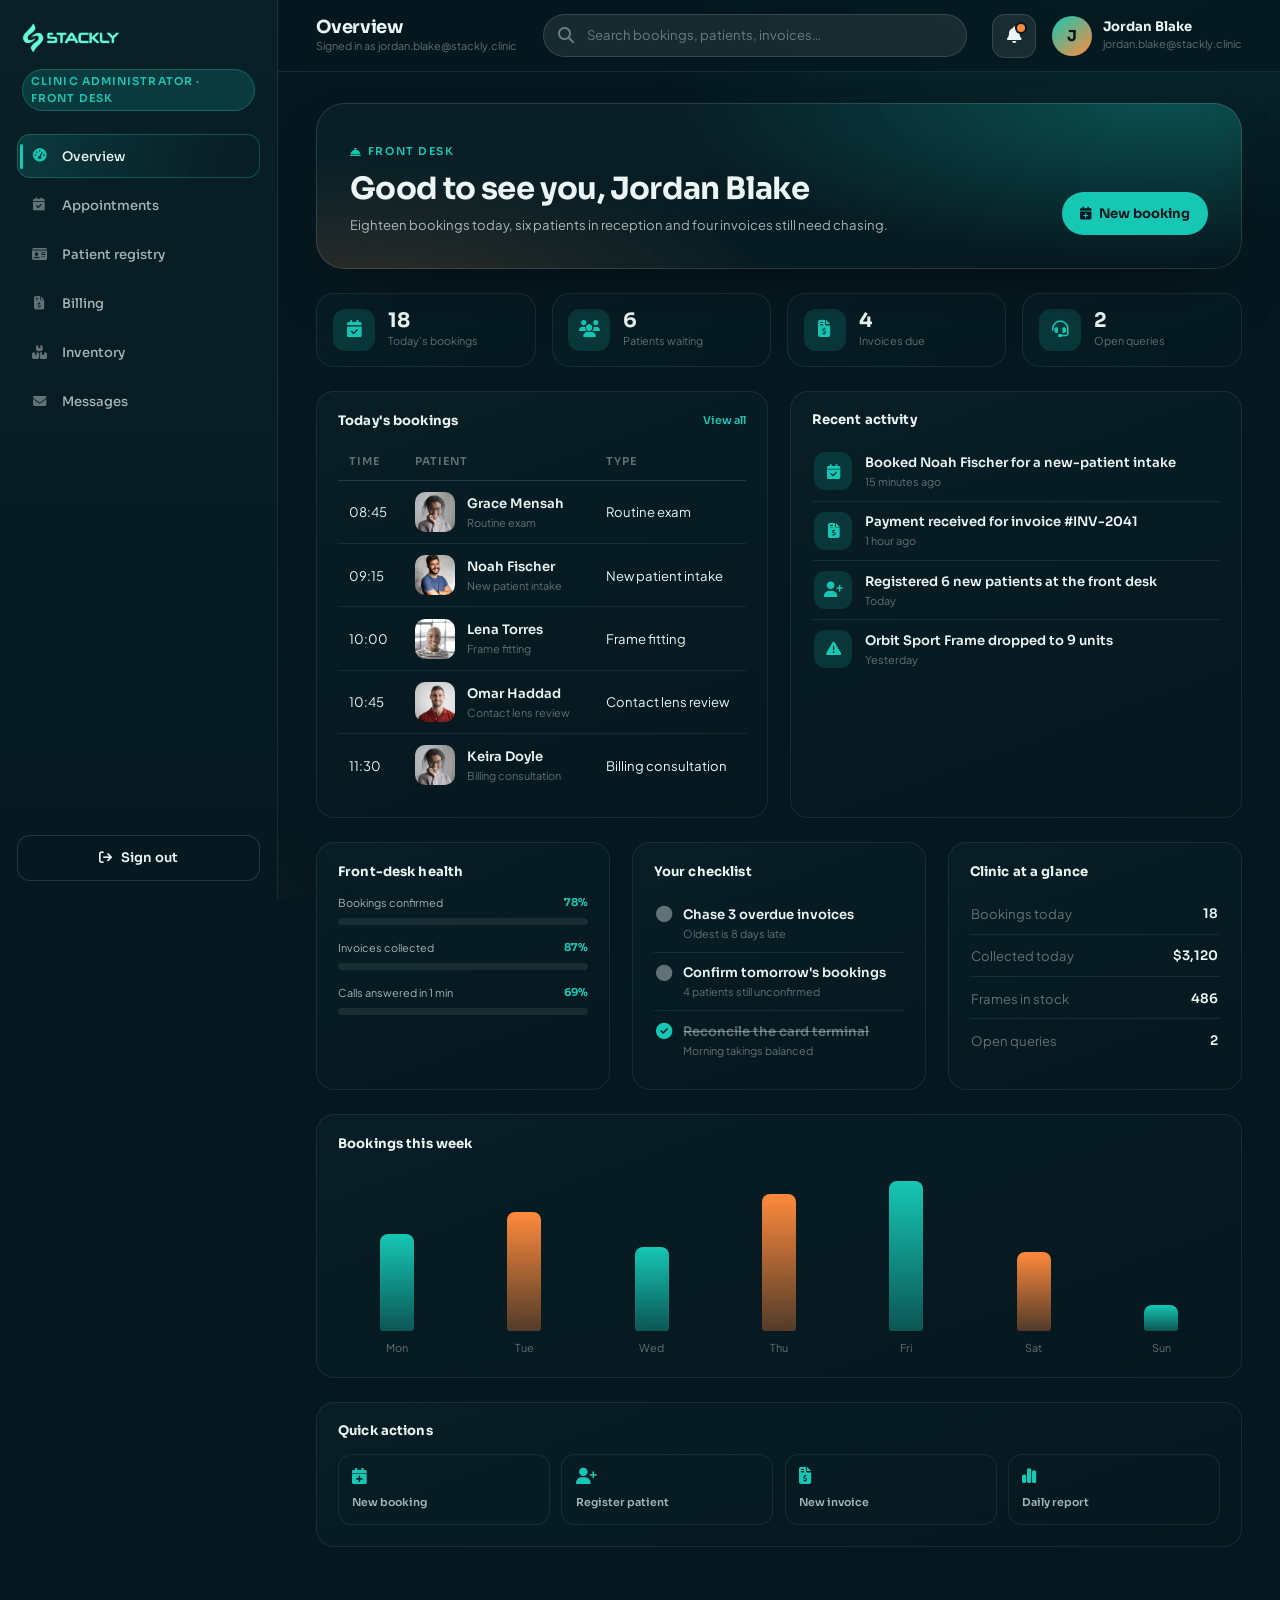
<file: HTML/Administrator/index.html>
<!DOCTYPE html>
<html lang="en" data-dash-role="administrator">
<head>
<meta charset="UTF-8">
<meta name="viewport" content="width=device-width, initial-scale=1">
<meta name="description" content="Stackly Eye Care Clinic — clinic administrator dashboard.">
<title>Stackly — Administrator Dashboard</title>

<link rel="preconnect" href="https://fonts.googleapis.com">
<link rel="preconnect" href="https://fonts.gstatic.com" crossorigin>
<link href="https://fonts.googleapis.com/css2?family=Sora:wght@400;500;600;700;800&family=Plus+Jakarta+Sans:wght@400;500;600;700&display=swap" rel="stylesheet">
<link rel="stylesheet" href="https://cdnjs.cloudflare.com/ajax/libs/font-awesome/6.5.2/css/all.min.css">
<link rel="icon" href="../../Images/logo-icon.webp" type="image/webp">
<link rel="stylesheet" href="../../CSS/dashboard.css">
</head>
<body>

<div class="scrim" id="dashScrim"></div>

<div class="dash">
  <aside class="side" id="dashSide" aria-hidden="false">
    <div class="side__brand">
      <a href="index.html" aria-label="Stackly home"><img src="../../Images/logo-full.webp" alt="Stackly Eye Care Clinic"></a>
      <button class="side__close" id="dashSideClose" type="button" aria-label="Close menu"><i class="fa-solid fa-xmark" aria-hidden="true"></i></button>
    </div>

    <span class="side__role" id="dashRole">Clinic Administrator · Front desk</span>

    <nav class="side__nav" id="dashNav" aria-label="Dashboard sections"></nav>

    <div class="side__user">
      <span class="su-avatar" id="dashAvatar">J</span>
      <div>
        <strong id="dashName">Loading…</strong>
        <span id="dashEmail">—</span>
      </div>
    </div>

    <div class="side__out">
      <button class="logout" id="dashLogout" type="button"><i class="fa-solid fa-arrow-right-from-bracket" aria-hidden="true"></i>Sign out</button>
    </div>
  </aside>

  <div class="dash__main">
    <header class="topbar">
      <div class="tb-lead">
        <button class="burger" id="dashBurger" type="button" aria-label="Open menu" aria-expanded="false"><i class="fa-solid fa-bars" aria-hidden="true"></i></button>
        <div class="tb-title">
          <h2 id="dashTitle">Overview</h2>
          <p id="dashWelcome">Welcome back</p>
        </div>
      </div>

      <div class="tb-search">
        <div class="tb-search__box" id="dashSearchBox">
          <i class="fa-solid fa-magnifying-glass" aria-hidden="true"></i>
          <input id="dashSearch" type="search" placeholder="Search bookings, patients, invoices…" aria-label="Search">
        </div>
      </div>

      <div class="tb-right">
        <a class="bell" id="dashBell" href="../404.html" aria-label="Notifications"><i class="fa-solid fa-bell" aria-hidden="true"></i><span class="bell__dot"></span></a>
        <div class="tb-user">
          <span class="tb-avatar" id="dashAvatarB">J</span>
          <div>
            <strong id="dashNameB">Loading…</strong>
            <span id="dashEmailB">—</span>
          </div>
        </div>
      </div>
    </header>

    <main class="dash__body">
      <div id="dashView"></div>
    </main>
  </div>
</div>

<div class="toasts" id="dashToasts" aria-live="polite"></div>

<script src="../../JS/dashboard.js"></script>
</body>
</html>
</file>
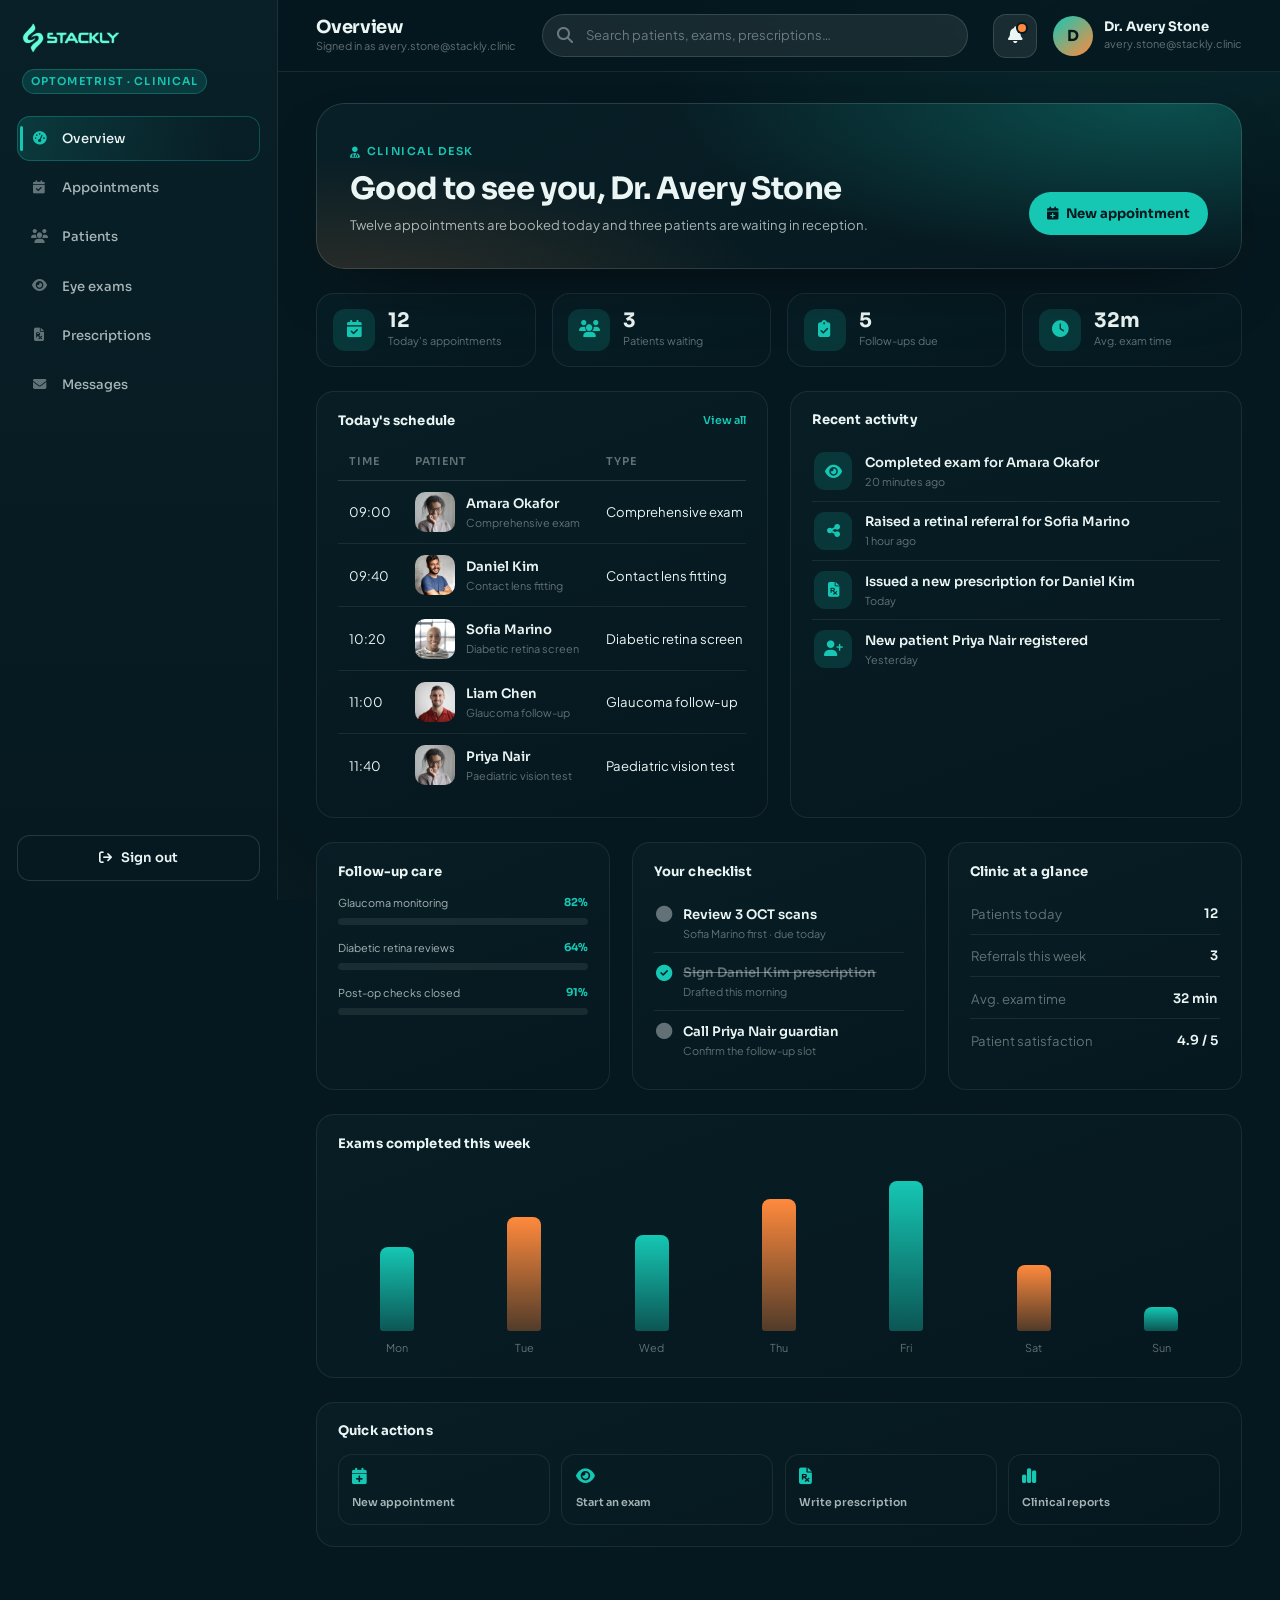
<file: HTML/Optometrist/index.html>
<!DOCTYPE html>
<html lang="en" data-dash-role="optometrist">
<head>
<meta charset="UTF-8">
<meta name="viewport" content="width=device-width, initial-scale=1">
<meta name="description" content="Stackly Eye Care Clinic — optometrist clinical dashboard.">
<title>Stackly — Optometrist Dashboard</title>

<link rel="preconnect" href="https://fonts.googleapis.com">
<link rel="preconnect" href="https://fonts.gstatic.com" crossorigin>
<link href="https://fonts.googleapis.com/css2?family=Sora:wght@400;500;600;700;800&family=Plus+Jakarta+Sans:wght@400;500;600;700&display=swap" rel="stylesheet">
<link rel="stylesheet" href="https://cdnjs.cloudflare.com/ajax/libs/font-awesome/6.5.2/css/all.min.css">
<link rel="icon" href="../../Images/logo-icon.webp" type="image/webp">
<link rel="stylesheet" href="../../CSS/dashboard.css">
</head>
<body>

<div class="scrim" id="dashScrim"></div>

<div class="dash">
  <aside class="side" id="dashSide" aria-hidden="false">
    <div class="side__brand">
      <a href="index.html" aria-label="Stackly home"><img src="../../Images/logo-full.webp" alt="Stackly Eye Care Clinic"></a>
      <button class="side__close" id="dashSideClose" type="button" aria-label="Close menu"><i class="fa-solid fa-xmark" aria-hidden="true"></i></button>
    </div>

    <span class="side__role" id="dashRole">Optometrist · Clinical</span>

    <nav class="side__nav" id="dashNav" aria-label="Dashboard sections"></nav>

    <div class="side__user">
      <span class="su-avatar" id="dashAvatar">A</span>
      <div>
        <strong id="dashName">Loading…</strong>
        <span id="dashEmail">—</span>
      </div>
    </div>

    <div class="side__out">
      <button class="logout" id="dashLogout" type="button"><i class="fa-solid fa-arrow-right-from-bracket" aria-hidden="true"></i>Sign out</button>
    </div>
  </aside>

  <div class="dash__main">
    <header class="topbar">
      <div class="tb-lead">
        <button class="burger" id="dashBurger" type="button" aria-label="Open menu" aria-expanded="false"><i class="fa-solid fa-bars" aria-hidden="true"></i></button>
        <div class="tb-title">
          <h2 id="dashTitle">Overview</h2>
          <p id="dashWelcome">Welcome back</p>
        </div>
      </div>

      <div class="tb-search">
        <div class="tb-search__box" id="dashSearchBox">
          <i class="fa-solid fa-magnifying-glass" aria-hidden="true"></i>
          <input id="dashSearch" type="search" placeholder="Search patients, exams, prescriptions…" aria-label="Search">
        </div>
      </div>

      <div class="tb-right">
        <a class="bell" id="dashBell" href="../404.html" aria-label="Notifications"><i class="fa-solid fa-bell" aria-hidden="true"></i><span class="bell__dot"></span></a>
        <div class="tb-user">
          <span class="tb-avatar" id="dashAvatarB">A</span>
          <div>
            <strong id="dashNameB">Loading…</strong>
            <span id="dashEmailB">—</span>
          </div>
        </div>
      </div>
    </header>

    <main class="dash__body">
      <div id="dashView"></div>
    </main>
  </div>
</div>

<div class="toasts" id="dashToasts" aria-live="polite"></div>

<script src="../../JS/dashboard.js"></script>
</body>
</html>
</file>
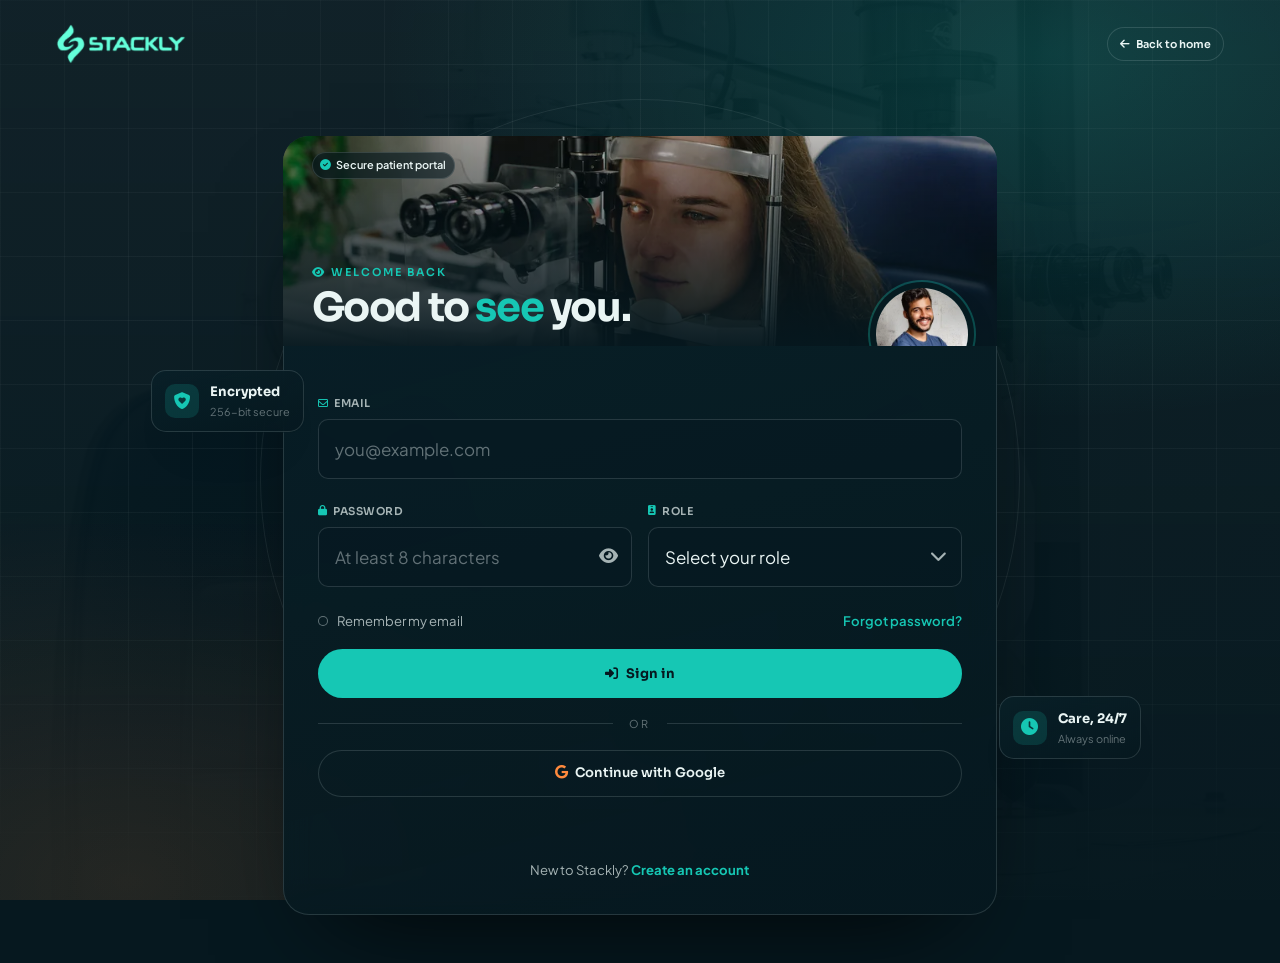
<file: HTML/login.html>
<!DOCTYPE html>
<html lang="en">
<head>
  <meta charset="UTF-8">
  <meta name="viewport" content="width=device-width, initial-scale=1.0">
  <title>Sign in · Stackly Eye Care Clinic</title>
  <meta name="description" content="Sign in to the Stackly Eye Care Clinic portal to review appointments, results and your care plan.">
  <link rel="icon" href="../Images/logo-icon.webp" type="image/webp">
  <link rel="preconnect" href="https://fonts.googleapis.com">
  <link rel="preconnect" href="https://fonts.gstatic.com" crossorigin>
  <link href="https://fonts.googleapis.com/css2?family=Sora:wght@400;500;600;700;800&family=Plus+Jakarta+Sans:wght@400;500;600;700&display=swap" rel="stylesheet">
  <link rel="stylesheet" href="https://cdnjs.cloudflare.com/ajax/libs/font-awesome/6.5.2/css/all.min.css">
  <link rel="stylesheet" href="../CSS/home.css">
  <link rel="stylesheet" href="../CSS/auth.css">
</head>
<body class="auth auth--login">

  <div class="auth__bg" aria-hidden="true">
    <img src="../Images/hero-clinic.webp" alt="">
    <span class="auth__bgveil"></span>
  </div>
  <div class="auth__grid" aria-hidden="true"></div>

  <header class="auth__top shell">
    <a class="auth__brand" href="../index.html" aria-label="Stackly Eye Care Clinic — home">
      <img src="../Images/logo-full.webp" alt="Stackly Eye Care Clinic">
    </a>
    <a class="auth__back" href="../index.html">
      <i class="fa-solid fa-arrow-left"></i><span>Back to home</span>
    </a>
  </header>

  <main class="auth__stage shell">
    <section class="lg_wrap" aria-labelledby="loginTitle">
      <div class="lg_orbit" aria-hidden="true"><i></i><i></i><i></i></div>

      <aside class="lg_chip lg_chip--a" aria-hidden="true">
        <i class="fa-solid fa-shield-heart"></i>
        <div><b>Encrypted</b><span>256-bit secure</span></div>
      </aside>
      <aside class="lg_chip lg_chip--b" aria-hidden="true">
        <i class="fa-solid fa-clock"></i>
        <div><b>Care, 24/7</b><span>Always online</span></div>
      </aside>

      <article class="lg_card">
        <div class="lg_banner">
          <div class="lg_banner__img">
            <img src="../Images/hero-inset.webp" alt="A patient being examined at Stackly Eye Care Clinic">
          </div>
          <div class="lg_banner__veil"></div>
          <span class="lg_banner__chip"><i class="fa-solid fa-circle-check"></i> Secure patient portal</span>
          <div class="lg_banner__copy">
            <span class="lg_banner__eyebrow"><i class="fa-solid fa-eye"></i> Welcome back</span>
            <h1 class="lg_banner__title" id="loginTitle">Good to <em>see</em> you.</h1>
          </div>
          <div class="lg_porthole">
            <img src="../Images/avatar-2.webp" alt="Stackly clinician">
          </div>
        </div>

        <div class="lg_body">
          <form class="auth-form" id="loginForm" novalidate autocomplete="off">
            <div class="lg_body__grid">

              <div class="af af--full">
                <label class="af__label" for="loginEmail"><i class="fa-regular fa-envelope"></i> Email</label>
                <div class="af__wrap">
                  <input class="af__input" id="loginEmail" name="email" type="email" inputmode="email"
                         placeholder="you@example.com" autocomplete="off" value="">
                </div>
                <p class="af__err"><i class="fa-solid fa-circle-exclamation"></i><span></span></p>
              </div>

              <div class="af af--pw">
                <label class="af__label" for="loginPassword"><i class="fa-solid fa-lock"></i> Password</label>
                <div class="af__wrap">
                  <input class="af__input" id="loginPassword" name="password" type="password"
                         placeholder="At least 8 characters" autocomplete="new-password" value="">
                  <button class="af__eye" type="button" data-toggle="loginPassword" aria-label="Show password">
                    <i class="fa-solid fa-eye"></i>
                  </button>
                </div>
                <p class="af__err"><i class="fa-solid fa-circle-exclamation"></i><span></span></p>
              </div>

              <div class="af af--sel">
                <label class="af__label" for="loginRole"><i class="fa-solid fa-id-badge"></i> Role</label>
                <div class="af__wrap">
                  <select class="af__input" id="loginRole" name="role" autocomplete="off">
                    <option value="">Select your role</option>
                    <option value="optometrist">Optometrist · Clinical</option>
                    <option value="administrator">Clinic Administrator · Front desk</option>
                  </select>
                  <i class="af__caret fa-solid fa-chevron-down" aria-hidden="true"></i>
                </div>
                <p class="af__err"><i class="fa-solid fa-circle-exclamation"></i><span></span></p>
              </div>

              <div class="auth-form__row af--full">
                <label class="acheck">
                  <input type="checkbox" id="rememberMail" name="remember">
                  <span class="acheck__box"><i class="fa-solid fa-check"></i></span>
                  <span>Remember my email</span>
                </label>
                <a class="auth-form__link" id="forgotLink" href="404.html">Forgot password?</a>
              </div>

              <button class="auth-form__submit af--full" id="loginSubmit" type="submit">
                <i class="fa-solid fa-right-to-bracket"></i> Sign in
              </button>

              <div class="auth-form__sep af--full">or</div>

              <button class="auth-google af--full" id="loginGoogle" type="button">
                <i class="fa-brands fa-google"></i> Continue with Google
              </button>

              <p class="auth-form__note af--full" id="loginNote" role="status" aria-live="polite"></p>

              <p class="auth-form__alt af--full">New to Stackly? <a href="signup.html">Create an account</a></p>
            </div>
          </form>
        </div>
      </article>
    </section>
  </main>

  <script src="../JS/auth.js"></script>
</body>
</html>
</file>
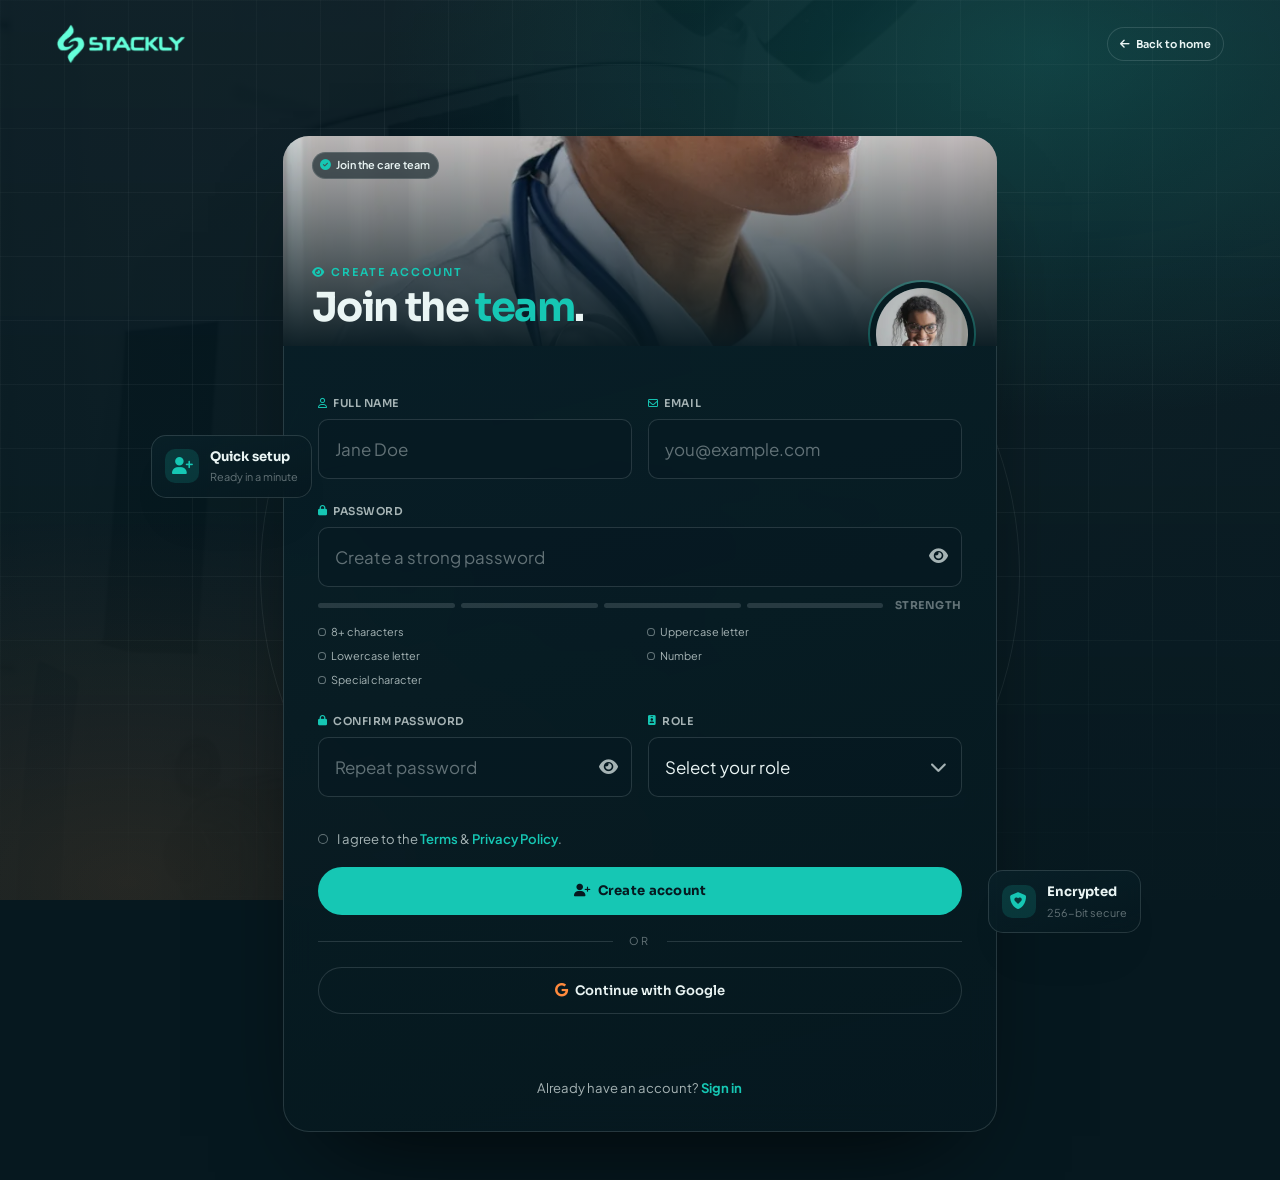
<file: HTML/signup.html>
<!DOCTYPE html>
<html lang="en">
<head>
  <meta charset="UTF-8">
  <meta name="viewport" content="width=device-width, initial-scale=1.0">
  <title>Create account · Stackly Eye Care Clinic</title>
  <meta name="description" content="Create your Stackly Eye Care Clinic account — for optometrists, clinical staff and front-desk administrators.">
  <link rel="icon" href="../Images/logo-icon.webp" type="image/webp">
  <link rel="preconnect" href="https://fonts.googleapis.com">
  <link rel="preconnect" href="https://fonts.gstatic.com" crossorigin>
  <link href="https://fonts.googleapis.com/css2?family=Sora:wght@400;500;600;700;800&family=Plus+Jakarta+Sans:wght@400;500;600;700&display=swap" rel="stylesheet">
  <link rel="stylesheet" href="https://cdnjs.cloudflare.com/ajax/libs/font-awesome/6.5.2/css/all.min.css">
  <link rel="stylesheet" href="../CSS/home.css">
  <link rel="stylesheet" href="../CSS/auth.css">
</head>
<body class="auth auth--signup">

  <div class="auth__bg" aria-hidden="true">
    <img src="../Images/tech-2.webp" alt="">
    <span class="auth__bgveil"></span>
  </div>
  <div class="auth__grid" aria-hidden="true"></div>

  <header class="auth__top shell">
    <a class="auth__brand" href="../index.html" aria-label="Stackly Eye Care Clinic — home">
      <img src="../Images/logo-full.webp" alt="Stackly Eye Care Clinic">
    </a>
    <a class="auth__back" href="../index.html">
      <i class="fa-solid fa-arrow-left"></i><span>Back to home</span>
    </a>
  </header>

  <main class="auth__stage shell">
    <section class="lg_wrap" aria-labelledby="signupTitle">
      <div class="lg_orbit" aria-hidden="true"><i></i><i></i><i></i></div>

      <aside class="lg_chip lg_chip--a" aria-hidden="true">
        <i class="fa-solid fa-user-plus"></i>
        <div><b>Quick setup</b><span>Ready in a minute</span></div>
      </aside>
      <aside class="lg_chip lg_chip--b" aria-hidden="true">
        <i class="fa-solid fa-shield-heart"></i>
        <div><b>Encrypted</b><span>256-bit secure</span></div>
      </aside>

      <article class="lg_card">
        <div class="lg_banner">
          <div class="lg_banner__img">
            <img src="../Images/doc-1.webp" alt="A Stackly clinician reviewing results">
          </div>
          <div class="lg_banner__veil"></div>
          <span class="lg_banner__chip"><i class="fa-solid fa-circle-check"></i> Join the care team</span>
          <div class="lg_banner__copy">
            <span class="lg_banner__eyebrow"><i class="fa-solid fa-eye"></i> Create account</span>
            <h1 class="lg_banner__title" id="signupTitle">Join the <em>team</em>.</h1>
          </div>
          <div class="lg_porthole">
            <img src="../Images/avatar-1.webp" alt="Stackly clinician">
          </div>
        </div>

        <div class="lg_body">
          <form class="auth-form" id="signupForm" novalidate autocomplete="off">
            <div class="lg_body__grid">

              <div class="af">
                <label class="af__label" for="signupName"><i class="fa-regular fa-user"></i> Full name</label>
                <div class="af__wrap">
                  <input class="af__input" id="signupName" name="name" type="text"
                         placeholder="Jane Doe" autocomplete="off" value="">
                </div>
                <p class="af__err"><i class="fa-solid fa-circle-exclamation"></i><span></span></p>
              </div>

              <div class="af">
                <label class="af__label" for="signupEmail"><i class="fa-regular fa-envelope"></i> Email</label>
                <div class="af__wrap">
                  <input class="af__input" id="signupEmail" name="email" type="email" inputmode="email"
                         placeholder="you@example.com" autocomplete="off" value="">
                </div>
                <p class="af__err"><i class="fa-solid fa-circle-exclamation"></i><span></span></p>
              </div>

              <div class="af af--pw af--full">
                <label class="af__label" for="signupPassword"><i class="fa-solid fa-lock"></i> Password</label>
                <div class="af__wrap">
                  <input class="af__input" id="signupPassword" name="password" type="password"
                         placeholder="Create a strong password" autocomplete="new-password" value="">
                  <button class="af__eye" type="button" data-toggle="signupPassword" aria-label="Show password">
                    <i class="fa-solid fa-eye"></i>
                  </button>
                </div>
                <div class="auth-pw" id="pwMeter" data-level="0">
                  <div class="auth-pw__meter">
                    <span class="auth-pw__bar">
                      <span class="auth-pw__seg"></span><span class="auth-pw__seg"></span>
                      <span class="auth-pw__seg"></span><span class="auth-pw__seg"></span>
                    </span>
                    <span class="auth-pw__label">Strength</span>
                  </div>
                  <ul class="auth-reqs" id="pwReqs">
                    <li data-req="len"><i class="fa-solid fa-check"></i> 8+ characters</li>
                    <li data-req="upper"><i class="fa-solid fa-check"></i> Uppercase letter</li>
                    <li data-req="lower"><i class="fa-solid fa-check"></i> Lowercase letter</li>
                    <li data-req="number"><i class="fa-solid fa-check"></i> Number</li>
                    <li data-req="special"><i class="fa-solid fa-check"></i> Special character</li>
                  </ul>
                </div>
                <p class="af__err"><i class="fa-solid fa-circle-exclamation"></i><span></span></p>
              </div>

              <div class="af af--pw">
                <label class="af__label" for="signupConfirm"><i class="fa-solid fa-lock"></i> Confirm password</label>
                <div class="af__wrap">
                  <input class="af__input" id="signupConfirm" name="confirm" type="password"
                         placeholder="Repeat password" autocomplete="new-password" value="">
                  <button class="af__eye" type="button" data-toggle="signupConfirm" aria-label="Show password">
                    <i class="fa-solid fa-eye"></i>
                  </button>
                </div>
                <p class="af__err"><i class="fa-solid fa-circle-exclamation"></i><span></span></p>
              </div>

              <div class="af af--sel">
                <label class="af__label" for="signupRole"><i class="fa-solid fa-id-badge"></i> Role</label>
                <div class="af__wrap">
                  <select class="af__input" id="signupRole" name="role" autocomplete="off">
                    <option value="">Select your role</option>
                    <option value="optometrist">Optometrist · Clinical</option>
                    <option value="administrator">Clinic Administrator · Front desk</option>
                  </select>
                  <i class="af__caret fa-solid fa-chevron-down" aria-hidden="true"></i>
                </div>
                <p class="af__err"><i class="fa-solid fa-circle-exclamation"></i><span></span></p>
              </div>

              <div class="lg_terms af--full">
                <label class="acheck">
                  <input type="checkbox" id="signupTerms" name="terms">
                  <span class="acheck__box"><i class="fa-solid fa-check"></i></span>
                  <span>I agree to the <a href="404.html">Terms</a> &amp; <a href="404.html">Privacy Policy</a>.</span>
                </label>
                <p class="af__err lg_terms__err"><i class="fa-solid fa-circle-exclamation"></i><span></span></p>
              </div>

              <button class="auth-form__submit af--full" id="signupSubmit" type="submit">
                <i class="fa-solid fa-user-plus"></i> Create account
              </button>

              <div class="auth-form__sep af--full">or</div>

              <button class="auth-google af--full" id="signupGoogle" type="button">
                <i class="fa-brands fa-google"></i> Continue with Google
              </button>

              <p class="auth-form__note af--full" id="signupNote" role="status" aria-live="polite"></p>

              <p class="auth-form__alt af--full">Already have an account? <a href="login.html">Sign in</a></p>
            </div>
          </form>
        </div>
      </article>
    </section>
  </main>

  <script src="../JS/auth.js"></script>
</body>
</html>
</file>
<file: CSS/dashboard.css>
/* ==========================================================================
   STACKLY — EYE CARE CLINIC
   Role dashboards stylesheet  ·  dashboard.css
   Shared by HTML/Optometrist/index.html and HTML/Administrator/index.html
   Theme: Ink · Iris · Ember · Mist  (same palette as the rest of the site)
   --------------------------------------------------------------------------
   01  Tokens + reset
   02  Shell (grid, sidebar, topbar)
   03  Sidebar
   04  Topbar
   05  Content atoms (panels, stats, tables, pills)
   06  Content blocks (lists, progress, chart, tiles, timeline, steps)
   07  Toasts + scrim
   08  Animations
   09  Responsive  (mobile = fullscreen menu)
   ========================================================================== */

/* ==========================================================================
   01  TOKENS + RESET
   ========================================================================== */
:root {
  --ink:      #06181f;
  --iris:     #16c7b4;
  --ember:    #ff8a3d;
  --mist:     #eaf5f4;

  --ink-70:   rgba(6, 24, 31, .70);
  --ink-45:   rgba(6, 24, 31, .45);
  --ink-20:   rgba(6, 24, 31, .20);
  --iris-16:  rgba(22, 199, 180, .16);
  --iris-30:  rgba(22, 199, 180, .30);
  --mist-08:  rgba(234, 245, 244, .08);
  --mist-14:  rgba(234, 245, 244, .14);
  --mist-24:  rgba(234, 245, 244, .24);
  --mist-40:  rgba(234, 245, 244, .40);
  --mist-70:  rgba(234, 245, 244, .70);
  --ember-16: rgba(255, 138, 61, .16);
  --ember-35: rgba(255, 138, 61, .35);

  --ok:   #16c7b4;
  --warn: #ffb347;
  --bad:  #ff6b6b;

  --f-display: 'Sora', 'Segoe UI', system-ui, sans-serif;
  --f-body:    'Plus Jakarta Sans', 'Segoe UI', system-ui, sans-serif;

  --t-lg:   clamp(1.35rem, 2.4vw, 2rem);
  --t-md:   clamp(1.05rem, 1.4vw, 1.3rem);
  --t-body: clamp(.94rem, .34vw + .88rem, 1.02rem);
  --t-sm:   .82rem;
  --t-xs:   .68rem;

  --r-xs: 4px;
  --r-sm: 10px;
  --r-md: 18px;
  --r-lg: 28px;
  --r-xl: 40px;

  --side-w: 278px;
  --ease-out:  cubic-bezier(.16, 1, .3, 1);
  --ease-io:   cubic-bezier(.65, 0, .35, 1);

  --shadow-soft: 0 30px 70px -34px rgba(0, 0, 0, .55);
  --shadow-lift: 0 40px 90px -40px rgba(0, 0, 0, .7);
}

*, *::before, *::after { box-sizing: border-box; }

html { -webkit-text-size-adjust: 100%; }

body {
  margin: 0;
  min-height: 100svh;
  background: var(--ink);
  color: var(--mist);
  font-family: var(--f-body);
  font-size: var(--t-body);
  line-height: 1.6;
  font-weight: 400;
  -webkit-font-smoothing: antialiased;
  -moz-osx-font-smoothing: grayscale;
}

body.is-locked { overflow: hidden; }

img, picture, svg { display: block; max-width: 100%; }
a { color: inherit; text-decoration: none; }
button { font: inherit; color: inherit; background: none; border: 0; cursor: pointer; }
input { font: inherit; }
ul { margin: 0; padding: 0; list-style: none; }

h1, h2, h3, h4 { font-family: var(--f-display); font-weight: 700; margin: 0; letter-spacing: -.02em; line-height: 1.15; }
p { margin: 0; }

::selection { background: var(--iris); color: var(--ink); }

/* subtle page wash */
body::before {
  content: '';
  position: fixed; inset: 0; z-index: -2; pointer-events: none;
  background:
    radial-gradient(70% 55% at 88% -6%, rgba(22, 199, 180, .12), transparent 60%),
    radial-gradient(60% 50% at -6% 108%, rgba(255, 138, 61, .08), transparent 60%);
}

/* ==========================================================================
   01b  ICON CENTRING
   Every glyph that sits inside a circular or rounded box must be dead-centre
   in both axes. place-items handles the box; line-height:1 on the icon and
   the box stops inherited 1.6 line-height from nudging the glyph off-centre.
   ========================================================================== */
.side__close, .burger, .bell,
.su-avatar, .tb-avatar,
.d-stat__ico, .d-row__ico, .tl__dot, .d-step__n {
  line-height: 1;
  text-align: center;
}
.side__close > i, .burger > i, .bell > i,
.d-stat__ico > i, .d-row__ico > i, .tl__dot > i, .d-step__n > i {
  display: block;
  line-height: 1;
  width: auto;
}
.su-avatar, .tb-avatar { overflow: hidden; }

/* ==========================================================================
   02  SHELL
   ========================================================================== */
.dash { min-height: 100svh; display: flex; }

.dash__main {
  flex: 1;
  min-width: 0;
  margin-inline-start: var(--side-w);
  display: flex;
  flex-direction: column;
}

.dash__body {
  flex: 1;
  width: 100%;
  max-width: 1500px;
  margin-inline: auto;
  padding: clamp(1.1rem, 2.4vw, 2.1rem) clamp(1.1rem, 3vw, 2.4rem) clamp(2.4rem, 5vw, 4rem);
}

/* ==========================================================================
   03  SIDEBAR
   ========================================================================== */
.side {
  position: fixed;
  inset-block: 0;
  inset-inline-start: 0;
  z-index: 70;
  width: var(--side-w);
  display: flex;
  flex-direction: column;
  gap: .4rem;
  padding: 1.3rem 1.05rem 1.2rem;
  background:
    linear-gradient(180deg, rgba(9, 32, 40, .96), rgba(6, 24, 31, .98)),
    var(--ink);
  border-inline-end: 1px solid var(--mist-08);
  overflow-y: auto;
}

.side__brand { display: flex; align-items: center; justify-content: space-between; gap: 1rem; padding: .15rem .35rem .4rem; }
.side__brand img { height: 30px; width: auto; }
.side__close {
  display: none;
  width: 38px; height: 38px; border-radius: 12px;
  place-items: center; color: var(--mist);
  background: var(--mist-08);
  transition: background .3s var(--ease-out), color .3s var(--ease-out);
}
.side__close:hover { background: var(--iris); color: var(--ink); }

.side__role {
  align-self: flex-start;
  margin: .2rem .35rem 1rem;
  padding: .34em .8em;
  border-radius: 999px;
  font-family: var(--f-display); font-weight: 600;
  font-size: var(--t-xs); letter-spacing: .1em; text-transform: uppercase;
  color: var(--iris);
  background: var(--iris-16);
  box-shadow: inset 0 0 0 1px var(--iris-30);
}

.side__nav { display: grid; gap: .28rem; }

.side-link {
  position: relative;
  display: flex; align-items: center; gap: .85rem;
  width: 100%;
  padding: .74rem .85rem;
  border-radius: 13px;
  font-family: var(--f-display); font-weight: 500; font-size: var(--t-sm);
  color: var(--mist-70);
  text-align: start;
  transition: background .3s var(--ease-out), color .3s var(--ease-out), transform .3s var(--ease-out);
}
.side-link i { width: 1.35em; text-align: center; font-size: 1.02em; color: var(--mist-40); transition: color .3s var(--ease-out); }
.side-link:hover { background: var(--mist-08); color: var(--mist); }
.side-link:hover i { color: var(--iris); }
.side-link.is-on {
  background: linear-gradient(100deg, var(--iris-16), transparent 85%);
  color: var(--mist);
  box-shadow: inset 0 0 0 1px var(--iris-30);
}
.side-link.is-on i { color: var(--iris); }
.side-link.is-on::before {
  content: '';
  position: absolute; inset-inline-start: .18rem; inset-block: 22%;
  width: 3px; border-radius: 999px; background: var(--iris);
}

.side__user {
  display: none; align-items: center; gap: .7rem;
  margin-top: auto;
  padding: .8rem .8rem;
  border-radius: 16px;
  background: var(--mist-08);
  box-shadow: inset 0 0 0 1px var(--mist-08);
}
.su-avatar, .tb-avatar {
  flex: none;
  display: grid; place-items: center;
  width: 40px; height: 40px; border-radius: 50%;
  font-family: var(--f-display); font-weight: 700; font-size: .95rem;
  color: var(--ink);
  background: linear-gradient(140deg, var(--iris), var(--ember));
}
.side__user strong { display: block; font-family: var(--f-display); font-size: var(--t-sm); line-height: 1.2; }
.side__user span:not(.su-avatar) { display: block; font-size: var(--t-xs); color: var(--mist-40); word-break: break-all; }

.side__out { margin-top: auto; }
.logout {
  display: flex; align-items: center; justify-content: center; gap: .55rem;
  width: 100%; padding: .78rem 1rem; border-radius: 13px;
  font-family: var(--f-display); font-weight: 600; font-size: var(--t-sm);
  color: var(--mist);
  box-shadow: inset 0 0 0 1px var(--mist-14);
  transition: background .3s var(--ease-out), color .3s var(--ease-out);
}
.logout:hover { background: var(--ember); color: var(--ink); }

/* ==========================================================================
   04  TOPBAR
   ========================================================================== */
.topbar {
  position: sticky; top: 0; z-index: 50;
  display: flex; align-items: center; gap: clamp(.8rem, 2vw, 1.6rem);
  padding: .85rem clamp(1.1rem, 3vw, 2.4rem);
  background: rgba(6, 24, 31, .82);
  -webkit-backdrop-filter: blur(14px); backdrop-filter: blur(14px);
  border-bottom: 1px solid var(--mist-08);
}

.tb-lead { display: flex; align-items: center; gap: .9rem; min-width: 0; }
.burger {
  display: none;
  width: 44px; height: 44px; border-radius: 13px;
  place-items: center; font-size: 1.1rem;
  background: var(--mist-08);
  box-shadow: inset 0 0 0 1px var(--mist-14);
  transition: background .3s var(--ease-out), color .3s var(--ease-out);
}
.burger:hover { background: var(--iris); color: var(--ink); }

.tb-title { min-width: 0; }
.tb-title h2 { font-size: var(--t-md); white-space: nowrap; overflow: hidden; text-overflow: ellipsis; }
.tb-title p { font-size: var(--t-xs); color: var(--mist-40); white-space: nowrap; overflow: hidden; text-overflow: ellipsis; }

.tb-search { flex: 1; min-width: 0; max-width: 520px; margin-inline: auto; }
.tb-search__box {
  position: relative; display: flex; align-items: center; gap: .65rem;
  padding: .62rem .95rem;
  border-radius: 999px;
  background: var(--mist-08);
  box-shadow: inset 0 0 0 1px var(--mist-14);
  transition: box-shadow .3s var(--ease-out), background .3s var(--ease-out);
}
.tb-search__box:focus-within { box-shadow: inset 0 0 0 1px var(--iris), 0 0 0 4px var(--iris-16); background: rgba(6, 24, 31, .6); }
.tb-search__box.is-bad { box-shadow: inset 0 0 0 1px var(--bad), 0 0 0 4px rgba(255, 107, 107, .16); }
.tb-search__box i { color: var(--mist-40); }
.tb-search__box input { flex: 1; min-width: 0; border: 0; outline: 0; background: transparent; color: var(--mist); font-size: var(--t-sm); }
.tb-search__box input::placeholder { color: var(--mist-40); }

.tb-right { display: flex; align-items: center; gap: .7rem; margin-inline-start: auto; }
.bell {
  position: relative;
  width: 44px; height: 44px; border-radius: 13px;
  display: grid; place-items: center; font-size: 1.05rem; color: var(--mist);
  background: var(--mist-08);
  box-shadow: inset 0 0 0 1px var(--mist-14);
  transition: background .3s var(--ease-out), color .3s var(--ease-out);
}
.bell:hover { background: var(--iris); color: var(--ink); }
.bell__dot { position: absolute; top: 10px; right: 11px; width: 8px; height: 8px; border-radius: 50%; background: var(--ember); box-shadow: 0 0 0 2px var(--ink); }

.tb-user { display: flex; align-items: center; gap: .65rem; padding-inline-start: .3rem; }
.tb-user strong { display: block; font-family: var(--f-display); font-size: var(--t-sm); line-height: 1.2; }
.tb-user span:not(.tb-avatar) { display: block; font-size: var(--t-xs); color: var(--mist-40); }

/* ==========================================================================
   05  CONTENT ATOMS
   ========================================================================== */
.view { display: grid; gap: clamp(1rem, 2vw, 1.5rem); animation: viewIn .5s var(--ease-out) both; }

.d-hero {
  position: relative; overflow: hidden;
  display: flex; align-items: flex-end; justify-content: space-between; gap: 1.4rem; flex-wrap: wrap;
  padding: clamp(1.3rem, 3vw, 2.1rem);
  border-radius: var(--r-lg);
  background:
    radial-gradient(90% 160% at 92% 0%, var(--iris-30), transparent 60%),
    radial-gradient(80% 150% at 4% 120%, var(--ember-16), transparent 58%),
    linear-gradient(150deg, rgba(9, 32, 40, .95), rgba(6, 24, 31, .96));
  box-shadow: inset 0 0 0 1px var(--mist-14), var(--shadow-soft);
}
.d-hero__tag {
  display: inline-flex; align-items: center; gap: .5em;
  font-family: var(--f-display); font-weight: 600; font-size: var(--t-xs);
  letter-spacing: .14em; text-transform: uppercase; color: var(--iris);
}
.d-hero__title { font-size: var(--t-lg); margin-top: .5rem; }
.d-hero__sub { margin-top: .5rem; max-width: 60ch; color: var(--mist-70); font-size: var(--t-sm); }
.d-hero__act {
  display: inline-flex; align-items: center; gap: .55em;
  padding: .82em 1.4em; border-radius: 999px;
  font-family: var(--f-display); font-weight: 700; font-size: var(--t-sm);
  background: var(--iris); color: var(--ink);
  white-space: nowrap;
  transition: transform .3s var(--ease-out), background .3s var(--ease-out), color .3s var(--ease-out);
}
.d-hero__act:hover { background: var(--mist); transform: translateY(-2px); }

/* stat strip */
.d-stats {
  display: grid;
  grid-template-columns: repeat(4, minmax(0, 1fr));
  gap: clamp(.7rem, 1.4vw, 1rem);
}
.d-stat {
  display: flex; align-items: center; gap: .8rem;
  padding: 1rem 1.05rem;
  border-radius: var(--r-md);
  background: linear-gradient(160deg, rgba(9, 32, 40, .7), rgba(6, 24, 31, .7));
  box-shadow: inset 0 0 0 1px var(--mist-08);
  transition: transform .35s var(--ease-out), box-shadow .35s var(--ease-out);
}
.d-stat:hover { transform: translateY(-3px); box-shadow: inset 0 0 0 1px var(--iris-30), var(--shadow-soft); }
.d-stat__ico {
  flex: none; width: 42px; height: 42px; border-radius: 12px;
  display: grid; place-items: center; font-size: 1.05rem;
  color: var(--iris); background: var(--iris-16);
}
.d-stat__val { display: block; font-family: var(--f-display); font-weight: 700; font-size: 1.25rem; line-height: 1.1; }
.d-stat__lab { display: block; font-size: var(--t-xs); color: var(--mist-40); }

.d-grid { display: grid; gap: clamp(1rem, 2vw, 1.4rem); }
.d-grid--2 { grid-template-columns: repeat(2, minmax(0, 1fr)); }
.d-grid--3 { grid-template-columns: repeat(3, minmax(0, 1fr)); }

.d-panel {
  min-width: 0;
  padding: clamp(1rem, 2vw, 1.35rem);
  border-radius: var(--r-md);
  background: linear-gradient(160deg, rgba(9, 32, 40, .66), rgba(6, 24, 31, .66));
  box-shadow: inset 0 0 0 1px var(--mist-08);
}
.d-panel__head {
  display: flex; align-items: center; justify-content: space-between; gap: 1rem;
  margin-bottom: .95rem;
}
.d-panel__head h3 { font-size: var(--t-sm); letter-spacing: .01em; }
.d-panel__act {
  font-family: var(--f-display); font-weight: 600; font-size: var(--t-xs);
  color: var(--iris); white-space: nowrap;
}
.d-panel__act:hover { text-decoration: underline; }

/* tables */
.d-table-wrap { width: 100%; overflow-x: auto; }
.d-table { width: 100%; border-collapse: collapse; min-width: 520px; }
.d-table th {
  padding: .55rem .7rem; text-align: start;
  font-family: var(--f-display); font-weight: 600; font-size: var(--t-xs);
  letter-spacing: .08em; text-transform: uppercase; color: var(--mist-40);
  border-bottom: 1px solid var(--mist-14); white-space: nowrap;
}
.d-table td { padding: .7rem .7rem; border-bottom: 1px solid var(--mist-08); font-size: var(--t-sm); vertical-align: middle; }
.d-table tbody tr:last-child td { border-bottom: 0; }
.d-table tbody tr { transition: background .25s var(--ease-out); }
.d-table tbody tr:hover { background: var(--mist-08); }

.d-prod { display: flex; align-items: center; gap: .7rem; }
.d-prod img { width: 40px; height: 40px; border-radius: 10px; object-fit: cover; flex: none; }
.d-prod strong { display: block; font-family: var(--f-display); font-weight: 600; font-size: var(--t-sm); }
.d-prod span { display: block; font-size: var(--t-xs); color: var(--mist-40); }

.pill {
  display: inline-flex; align-items: center; gap: .4em;
  padding: .28em .7em; border-radius: 999px;
  font-family: var(--f-display); font-weight: 600; font-size: var(--t-xs); white-space: nowrap;
}
.pill--ok   { color: var(--ok);   background: rgba(22, 199, 180, .14); }
.pill--warn { color: var(--warn); background: rgba(255, 179, 71, .14); }
.pill--bad  { color: var(--bad);  background: rgba(255, 107, 107, .14); }
.pill--mute { color: var(--mist-40); background: var(--mist-08); }

/* ==========================================================================
   06  CONTENT BLOCKS
   ========================================================================== */
.d-row {
  display: flex; align-items: center; gap: .8rem;
  padding: .62rem .15rem;
  border-bottom: 1px solid var(--mist-08);
}
.d-row:last-child { border-bottom: 0; }
.d-row__ico {
  flex: none; width: 38px; height: 38px; border-radius: 11px;
  display: grid; place-items: center; font-size: .95rem;
  color: var(--iris); background: var(--iris-16);
}
.d-row__ico--img { background: none; }
.d-row__ico--img img { width: 38px; height: 38px; border-radius: 11px; object-fit: cover; }
.d-row strong { display: block; font-family: var(--f-display); font-weight: 600; font-size: var(--t-sm); }
.d-row span:not(.d-row__ico) { display: block; font-size: var(--t-xs); color: var(--mist-40); }

.d-todo { display: flex; align-items: flex-start; gap: .7rem; padding: .6rem .15rem; border-bottom: 1px solid var(--mist-08); }
.d-todo:last-child { border-bottom: 0; }
.d-todo i { color: var(--mist-40); margin-top: .15rem; }
.d-todo.is-done i { color: var(--iris); }
.d-todo.is-done strong { color: var(--mist-40); text-decoration: line-through; }
.d-todo strong { display: block; font-family: var(--f-display); font-weight: 600; font-size: var(--t-sm); }
.d-todo span { display: block; font-size: var(--t-xs); color: var(--mist-40); }

.d-prog { margin-bottom: .9rem; }
.d-prog:last-child { margin-bottom: 0; }
.d-prog__top { display: flex; justify-content: space-between; gap: 1rem; font-size: var(--t-xs); margin-bottom: .4rem; }
.d-prog__top span:first-child { color: var(--mist-70); }
.d-prog__top span:last-child { font-family: var(--f-display); font-weight: 700; color: var(--iris); }
.d-track { height: 7px; border-radius: 999px; background: var(--mist-08); overflow: hidden; }
.d-fill { height: 100%; width: 0; border-radius: 999px; background: linear-gradient(90deg, var(--iris), var(--ember)); transition: width 1s var(--ease-out); }

.d-chart { display: flex; align-items: flex-end; justify-content: space-between; gap: .6rem; height: 190px; padding-top: .5rem; }
.d-chart__col { flex: 1; display: flex; flex-direction: column; align-items: center; gap: .5rem; justify-content: flex-end; height: 100%; }
.d-bar { width: 100%; max-width: 34px; height: 0; border-radius: 8px 8px 3px 3px; background: linear-gradient(180deg, var(--iris), rgba(22, 199, 180, .35)); transition: height 1s var(--ease-out); }
.d-chart__col:nth-child(even) .d-bar { background: linear-gradient(180deg, var(--ember), rgba(255, 138, 61, .3)); }
.d-chart__col span { font-size: var(--t-xs); color: var(--mist-40); }

.d-quick { display: grid; grid-template-columns: repeat(4, minmax(0, 1fr)); gap: .7rem; }
.d-quick a {
  display: flex; flex-direction: column; align-items: flex-start; gap: .55rem;
  padding: .9rem;
  border-radius: 14px;
  font-family: var(--f-display); font-weight: 600; font-size: var(--t-xs);
  color: var(--mist-70);
  box-shadow: inset 0 0 0 1px var(--mist-08);
  transition: background .3s var(--ease-out), color .3s var(--ease-out), transform .3s var(--ease-out);
}
.d-quick a i { font-size: 1.05rem; color: var(--iris); }
.d-quick a:hover { background: var(--mist-08); color: var(--mist); transform: translateY(-3px); }

.d-tiles { display: grid; grid-template-columns: repeat(2, minmax(0, 1fr)); gap: .7rem; }
.d-tile {
  padding: .95rem;
  border-radius: 14px;
  background: var(--mist-08);
  box-shadow: inset 0 0 0 1px var(--mist-08);
}
.d-tile__top { display: flex; align-items: center; gap: .5em; font-size: var(--t-xs); color: var(--mist-40); }
.d-tile__top i { color: var(--iris); }
.d-tile strong { display: block; margin-top: .35rem; font-family: var(--f-display); font-weight: 700; font-size: 1.15rem; }
.d-tile span:last-child { display: block; font-size: var(--t-xs); color: var(--mist-40); }

.d-kv { display: grid; gap: .1rem; }
.d-kv__row { display: flex; align-items: center; justify-content: space-between; gap: 1rem; padding: .58rem .1rem; border-bottom: 1px solid var(--mist-08); font-size: var(--t-sm); }
.d-kv__row:last-child { border-bottom: 0; }
.d-kv__row span { color: var(--mist-40); }
.d-kv__row strong { font-family: var(--f-display); font-weight: 600; }

.d-timeline { display: grid; gap: .1rem; }
.tl { display: flex; gap: .85rem; padding: .65rem .1rem; border-bottom: 1px solid var(--mist-08); }
.tl:last-child { border-bottom: 0; }
.tl__dot {
  flex: none; width: 36px; height: 36px; border-radius: 50%;
  display: grid; place-items: center; font-size: .9rem;
  color: var(--warn); background: rgba(255, 179, 71, .14);
}
.tl--done .tl__dot { color: var(--iris); background: var(--iris-16); }
.tl strong { display: block; font-family: var(--f-display); font-weight: 600; font-size: var(--t-sm); }
.tl span:not(.tl__dot) { display: block; font-size: var(--t-xs); color: var(--mist-40); }
.tl p { margin-top: .3rem; font-size: var(--t-xs); color: var(--mist-70); }

.d-steps { display: grid; grid-template-columns: repeat(4, minmax(0, 1fr)); gap: .8rem; }
.d-step { padding: 1rem .95rem; border-radius: 14px; background: var(--mist-08); box-shadow: inset 0 0 0 1px var(--mist-08); }
.d-step__n { display: inline-grid; place-items: center; width: 30px; height: 30px; border-radius: 9px; font-family: var(--f-display); font-weight: 700; font-size: var(--t-xs); color: var(--ink); background: var(--iris); }
.d-step strong { display: block; margin-top: .6rem; font-family: var(--f-display); font-weight: 600; font-size: var(--t-sm); }
.d-step p { margin-top: .3rem; font-size: var(--t-xs); color: var(--mist-40); }

.d-note {
  display: flex; align-items: flex-start; gap: .7rem;
  padding: .9rem 1rem; border-radius: 14px;
  font-size: var(--t-sm); color: var(--mist-70);
  background: var(--iris-16);
  box-shadow: inset 0 0 0 1px var(--iris-30);
}
.d-note i { color: var(--iris); margin-top: .15rem; }
.d-note--warn { background: var(--ember-16); box-shadow: inset 0 0 0 1px var(--ember-35); }
.d-note--warn i { color: var(--ember); }

.d-hbars { display: grid; gap: .85rem; }
.hbar__top { display: flex; align-items: center; justify-content: space-between; gap: 1rem; font-size: var(--t-xs); margin-bottom: .4rem; }
.hbar__top span { color: var(--mist-70); }
.hbar__top strong { font-family: var(--f-display); font-weight: 700; color: var(--iris); }
.hbar__track { height: 8px; border-radius: 999px; background: var(--mist-08); overflow: hidden; }
.hbar__fill { height: 100%; width: 0; border-radius: 999px; background: linear-gradient(90deg, var(--iris), var(--ember)); transition: width 1s var(--ease-out); }

/* ==========================================================================
   07  TOASTS + SCRIM
   ========================================================================== */
.scrim {
  position: fixed; inset: 0; z-index: 60;
  background: rgba(6, 24, 31, .65);
  -webkit-backdrop-filter: blur(4px); backdrop-filter: blur(4px);
  opacity: 0; visibility: hidden;
  transition: opacity .35s var(--ease-out), visibility .35s;
}
.scrim.is-on { opacity: 1; visibility: visible; }

.toasts {
  position: fixed; right: 1.2rem; bottom: 1.2rem; z-index: 90;
  display: flex; flex-direction: column; gap: .6rem;
  max-width: min(360px, calc(100vw - 2.4rem));
}
.toast {
  display: flex; align-items: center; gap: .6rem;
  padding: .8rem 1rem; border-radius: 13px;
  font-size: var(--t-sm);
  background: rgba(9, 32, 40, .96);
  box-shadow: inset 0 0 0 1px var(--mist-14), var(--shadow-lift);
  transition: opacity .3s var(--ease-out), transform .3s var(--ease-out);
}
.toast i { color: var(--iris); }
.toast.is-bad i { color: var(--bad); }

/* ==========================================================================
   08  ANIMATIONS
   ========================================================================== */
@keyframes viewIn { from { opacity: 0; transform: translateY(14px); } to { opacity: 1; transform: translateY(0); } }

@media (prefers-reduced-motion: reduce) {
  * { animation-duration: .001ms !important; transition-duration: .001ms !important; }
}

/* ==========================================================================
   09  RESPONSIVE  (mobile = fullscreen menu)
   ========================================================================== */
@media (max-width: 1180px) {
  .d-grid--3 { grid-template-columns: repeat(2, minmax(0, 1fr)); }
  .d-quick { grid-template-columns: repeat(2, minmax(0, 1fr)); }
  .d-steps { grid-template-columns: repeat(2, minmax(0, 1fr)); }
}

@media (max-width: 980px) {
  .dash__main { margin-inline-start: 0; }
  .d-stats { grid-template-columns: repeat(2, minmax(0, 1fr)); }
  .d-grid--2 { grid-template-columns: minmax(0, 1fr); }
  .burger { display: grid; }
  .tb-search { display: none; }

  /* mobile header keeps only the hamburger, the page title and the bell */
  .tb-lead { flex: 1; min-width: 0; }
  .tb-user { display: none; }

  /* mobile drawer becomes a FULLSCREEN menu */
  .side {
    width: 100%;
    max-width: none;
    inset: 0;
    border-inline-end: 0;
    padding: 1.4rem clamp(1.2rem, 5vw, 2rem) 1.8rem;
    transform: translateX(101%);
    transition: transform .5s var(--ease-out);
    z-index: 80;
  }
  .side.is-open { transform: translateX(0); }
  .side__close { display: grid; }
  .side__brand img { height: 34px; }
  .side__role { font-size: var(--t-sm); margin-bottom: 1.4rem; }
  .side__nav { gap: .4rem; }
  .side-link { padding: 1rem 1.1rem; font-size: 1.05rem; }
  .side-link i { font-size: 1.15em; }

  /* user details + sign out sit at the very bottom of the fullscreen menu */
  .side__user { display: flex; margin-top: auto; padding: 1rem; }
  .side__out { margin-top: .7rem; }
  .su-avatar { width: 46px; height: 46px; }
  .logout { padding: 1rem; font-size: .95rem; }
}

@media (max-width: 720px) {
  .d-stats { grid-template-columns: minmax(0, 1fr); }
  .d-grid--3 { grid-template-columns: minmax(0, 1fr); }
  .d-tiles { grid-template-columns: minmax(0, 1fr); }
  .d-steps { grid-template-columns: minmax(0, 1fr); }
  .d-quick { grid-template-columns: repeat(2, minmax(0, 1fr)); }
  .tb-title h2 { font-size: 1rem; }
  .d-hero { align-items: flex-start; }
  .d-hero__act { width: 100%; justify-content: center; }
}

@media (max-width: 480px) {
  .d-quick { grid-template-columns: minmax(0, 1fr); }
  .toasts { left: 1.2rem; right: 1.2rem; max-width: none; }
}
</file>
<file: CSS/home.css>
/* ==========================================================================
   STACKLY Ã¢â‚¬â€ EYE CARE CLINIC
   Landing Page stylesheet  Ã‚Â·  home.css
   Palette (4 colours only): Ink Ã‚Â· Iris Ã‚Â· Ember Ã‚Â· Mist
   --------------------------------------------------------------------------
   01  Tokens
   02  Reset & base
   03  Typography helpers
   04  Shared atoms (buttons, tags, rails, fields)
   05  Preloader
   06  Custom cursor
   07  Header                     (section 01)
   08  Hero                       (section 02)
   09  Trust rail                 (section 03)
   10  About / manifesto          (section 04)
   11  Services accordion         (section 05)
   12  Specialists (horizontal)   (section 06)
   13  Method (sticky scrolly)    (section 07)
   14  Technology bento           (section 08)
   15  Treatments (card stack)    (section 09)
   16  Numbers                    (section 10)
   17  Voices (3D coverflow)      (section 11)
   18  Gallery (masonry + lens)   (section 12)
   19  Booking                    (section 13)
   20  Footer                     (section 14)
   21  Responsive
   ========================================================================== */

/* ==========================================================================
   01  TOKENS
   ========================================================================== */
:root {
  /* ---- the only four colours in the theme ---- */
  --ink:      #06181f;   /* deep surgical ocean Ã¢â‚¬â€ dark surfaces      */
  --iris:     #16c7b4;   /* signature iris teal   Ã¢â‚¬â€ primary         */
  --ember:    #ff8a3d;   /* warm amber            Ã¢â‚¬â€ rare highlight    */
  --mist:     #eaf5f4;   /* pearl light surface   Ã¢â‚¬â€ light surfaces   */
  --err:      #ff4d4f;   /* validation errors     Ã¢â‚¬â€ red                */

  /* alpha derivatives of the same four hues */
  --ink-70:   rgba(6, 24, 31, .70);
  --ink-45:   rgba(6, 24, 31, .45);
  --ink-20:   rgba(6, 24, 31, .20);
  --ink-line: rgba(6, 24, 31, .12);
  --iris-16:  rgba(22, 199, 180, .16);
  --iris-30:  rgba(22, 199, 180, .30);
  --mist-08:  rgba(234, 245, 244, .08);
  --mist-14:  rgba(234, 245, 244, .14);
  --mist-40:  rgba(234, 245, 244, .40);
  --mist-70:  rgba(234, 245, 244, .70);
  --ember-16: rgba(255, 138, 61, .16);
  --ember-35: rgba(255, 138, 61, .35);

  /* type */
  --f-display: 'Sora', 'Segoe UI', system-ui, sans-serif;
  --f-body:    'Plus Jakarta Sans', 'Segoe UI', system-ui, sans-serif;

  /* fluid scale */
  --t-mega:  clamp(3.4rem, 13vw, 13rem);
  --t-xxl:   clamp(2.6rem, 6.4vw, 6.2rem);
  --t-xl:    clamp(2rem, 4.4vw, 4rem);
  --t-lg:    clamp(1.5rem, 2.7vw, 2.5rem);
  --t-md:    clamp(1.15rem, 1.6vw, 1.5rem);
  --t-body:  clamp(.95rem, .38vw + .88rem, 1.06rem);
  --t-sm:    .82rem;
  --t-xs:    .68rem;

  /* rhythm */
  --gut:     clamp(1.15rem, 4.4vw, 5.5rem);
  --bay:     clamp(2.6rem, 4.6vw, 5.2rem);
  --maxw:    1560px;

  --r-xs: 4px;
  --r-sm: 10px;
  --r-md: 20px;
  --r-lg: 34px;
  --r-xl: 54px;

  --ease-out:  cubic-bezier(.16, 1, .3, 1);
  --ease-io:   cubic-bezier(.65, 0, .35, 1);
  --ease-back: cubic-bezier(.34, 1.56, .64, 1);

  --shadow-soft: 0 30px 70px -30px rgba(6, 24, 31, .38);
  --shadow-lift: 0 46px 90px -38px rgba(6, 24, 31, .55);
}

@media (prefers-reduced-motion: reduce) {
  :root { --bay: 3rem; }
}

/* ==========================================================================
   02  RESET & BASE
   ========================================================================== */
*, *::before, *::after { box-sizing: border-box; }

html {
  -webkit-text-size-adjust: 100%;
  scroll-behavior: auto;
}

html.lenis, html.lenis body { height: auto; }
.lenis.lenis-smooth { scroll-behavior: auto !important; }
.lenis.lenis-stopped { overflow: hidden; }

body {
  margin: 0;
  background: var(--ink);
  color: var(--mist);
  font-family: var(--f-body);
  font-size: var(--t-body);
  line-height: 1.68;
  font-weight: 400;
  -webkit-font-smoothing: antialiased;
  -moz-osx-font-smoothing: grayscale;
  overflow-x: hidden;
}

body.is-locked { overflow: hidden; height: 100vh; }

img, picture, video { display: block; max-width: 100%; }
img { height: auto; }

a { color: inherit; text-decoration: none; }
button, input, select, textarea { font: inherit; color: inherit; }
button { background: none; border: 0; cursor: pointer; }

::selection { background: var(--iris); color: var(--ink); }

/* ==========================================================================
   03  TYPOGRAPHY HELPERS
   ========================================================================== */
h1, h2, h3, h4, h5 {
  font-family: var(--f-display);
  font-weight: 700;
  line-height: .96;
  letter-spacing: -.035em;
  margin: 0;
  text-wrap: balance;
}

p { margin: 0; }
p + p { margin-top: 1em; }
figure, blockquote { margin: 0; }

.d-xxl { font-size: var(--t-xxl); }
.d-xl  { font-size: var(--t-xl); }
.d-lg  { font-size: var(--t-lg); letter-spacing: -.025em; }
.d-md  { font-size: var(--t-md); font-family: var(--f-display); font-weight: 600; letter-spacing: -.02em; line-height: 1.2; }

.lead {
  font-size: clamp(1rem, .5vw + .92rem, 1.18rem);
  color: var(--mist-70);
  max-width: 58ch;
}

.eyebrow {
  display: inline-flex;
  align-items: center;
  flex-wrap: wrap;
  gap: .6em;
  max-width: 100%;
  font-family: var(--f-display);
  font-size: var(--t-xs);
  font-weight: 600;
  letter-spacing: .26em;
  text-transform: uppercase;
  color: var(--iris);
}
.eyebrow::before {
  content: '';
  width: clamp(18px, 2.4vw, 42px);
  height: 1px;
  background: currentColor;
  opacity: .55;
}
.eyebrow--ink { color: var(--ink); }

.tint-iris  { color: var(--iris); }
.tint-ember { color: var(--ember); }
.tint-dim   { color: var(--mist-40); }

/* word/line reveal primitives ------------------------------------------------ */
.rv-line { display: block; overflow: hidden; padding-bottom: .06em; }
.rv-line > span { display: block; will-change: transform; }

.rv-words { display: block; }
.rv-words .w { display: inline-block; overflow: hidden; vertical-align: bottom; }
.rv-words .w > i {
  display: inline-block;
  font-style: normal;
  transform: translateY(105%);
  transition: transform .95s var(--ease-out);
}
.rv-words.is-in .w > i { transform: translateY(0); }

.rv-fade { opacity: 0; transform: translateY(26px); }

/* generic AOS-safe fallback */
[data-aos] { pointer-events: auto; }
.no-aos [data-aos] { opacity: 1 !important; transform: none !important; }

/* ==========================================================================
   04  SHARED ATOMS
   ========================================================================== */
.shell {
  width: 100%;
  max-width: var(--maxw);
  margin-inline: auto;
  padding-inline: var(--gut);
}
.shell--wide { max-width: 1780px; }

.bay { padding-block: var(--bay); }

.sec-head {
  display: grid;
  grid-template-columns: minmax(0, 1fr) minmax(0, .82fr);
  gap: clamp(1.6rem, 4vw, 5rem);
  align-items: end;
  margin-bottom: clamp(2.4rem, 5vw, 5rem);
}
.sec-head__l { display: grid; gap: 1.4rem; }

/* ---- buttons -------------------------------------------------------------- */
.btn {
  position: relative;
  display: inline-flex;
  align-items: center;
  gap: .7em;
  padding: 1.02em 1.7em;
  border-radius: 999px;
  font-family: var(--f-display);
  font-size: var(--t-sm);
  font-weight: 600;
  letter-spacing: .01em;
  overflow: hidden;
  isolation: isolate;
  transition: color .45s var(--ease-out);
  white-space: nowrap;
}
.btn i { position: relative; z-index: 2; transition: transform .5s var(--ease-back); }
.btn > * { position: relative; z-index: 2; }

.btn::before {
  content: '';
  position: absolute;
  inset: 0;
  z-index: -1;
  border-radius: inherit;
  transform: translateY(101%);
  transition: transform .6s var(--ease-out);
}
.btn:hover::before { transform: translateY(0); }
.btn:hover i.fa-arrow-right, .btn:hover i.fa-arrow-up-right { transform: translate(3px, -3px); }
.btn:hover i.fa-plus { transform: rotate(135deg); }
.btn:hover i.fa-calendar-check { transform: translateY(-3px); }

.btn--iris  { background: var(--iris); color: var(--ink); }
.btn--iris::before { background: var(--ink); }
.btn--iris:hover { color: var(--iris); }

.btn--ghost { color: var(--mist); box-shadow: inset 0 0 0 1px var(--mist-14); }
.btn--ghost::before { background: var(--mist); }
.btn--ghost:hover { color: var(--ink); }
.btn--ghost:hover i { color: var(--ink); }

.btn--ink { background: var(--ink); color: var(--mist); }
.btn--ink::before { background: var(--iris); }
.btn--ink:hover { color: var(--ink); }

.btn--ember { background: var(--ember); color: var(--ink); }
.btn--ember::before { background: var(--ink); }
.btn--ember:hover { color: var(--ember); }

.btn--sm { padding: .78em 1.25em; font-size: var(--t-xs); }

/* ---- rule / rail ---------------------------------------------------------- */
.rail {
  height: 1px;
  background: var(--mist-14);
  transform-origin: 0 50%;
}

/* ---- media frame ---------------------------------------------------------- */
.frame {
  position: relative;
  overflow: hidden;
  background: var(--ink-20);
}
.frame img {
  width: 100%;
  height: 100%;
  object-fit: cover;
}

/* numbered index chip */
.idx {
  font-family: var(--f-display);
  font-size: var(--t-xs);
  font-weight: 600;
  letter-spacing: .2em;
  color: var(--iris);
}

/* star rating dots */
.stars { display: inline-flex; gap: .3rem; color: var(--ember); font-size: var(--t-xs); }

/* ---- marquee ------------------------------------------------------------- */
.mq { overflow: hidden; width: 100%; }
.mq__row {
  display: flex;
  align-items: center;
  gap: clamp(1.6rem, 3vw, 3rem);
  white-space: nowrap;
  width: max-content;
  will-change: transform;
}
.mq__row span { display: inline-flex; align-items: center; gap: .7em; }
.mq__row span i { color: var(--iris); }

/* ==========================================================================
   05  PRELOADER
   ========================================================================== */
.preloader {
  position: fixed;
  inset: 0;
  z-index: 9999;
  display: grid;
  place-items: center;
  background: var(--ink);
  overflow: hidden;
}
.preloader__shutter {
  position: absolute;
  inset: 0;
  display: grid;
  grid-template-columns: 1fr 1fr;
}
.preloader__shutter span {
  background: var(--ink);
  transform-origin: 50% 100%;
  will-change: transform;
}
.preloader__grid {
  position: absolute;
  inset: 0;
  opacity: .5;
  background-image:
    linear-gradient(var(--mist-08) 1px, transparent 1px),
    linear-gradient(90deg, var(--mist-08) 1px, transparent 1px);
  background-size: 78px 78px;
  mask-image: radial-gradient(circle at 50% 50%, #000 8%, transparent 62%);
  -webkit-mask-image: radial-gradient(circle at 50% 50%, #000 8%, transparent 62%);
}

.preloader__inner {
  position: relative;
  z-index: 3;
  display: grid;
  justify-items: center;
  gap: clamp(1.4rem, 3vw, 2.4rem);
  text-align: center;
  padding-inline: var(--gut);
}

/* the "eye" instrument: CSS-drawn almond aperture around a Font Awesome iris */
.pl-eye {
  position: relative;
  width: clamp(140px, 22vw, 208px);
  aspect-ratio: 2.05 / 1;
  display: grid;
  place-items: center;
}
.pl-eye__lid {
  position: absolute;
  inset: 0;
  border-radius: 100% 0 100% 0 / 100% 0 100% 0;
  transform: rotate(45deg);
  border: 1.5px solid var(--mist-14);
  overflow: hidden;
  transition: border-radius .9s var(--ease-out);
}
.pl-eye__sweep {
  position: absolute;
  inset: -20%;
  background: conic-gradient(from 0deg, transparent 0 62%, var(--iris-30) 78%, var(--iris) 84%, transparent 92%);
  animation: plSpin 1.5s linear infinite;
  opacity: .85;
}
@keyframes plSpin { to { transform: rotate(360deg); } }

.pl-eye__iris {
  position: relative;
  z-index: 2;
  width: 46%;
  aspect-ratio: 1;
  border-radius: 50%;
  display: grid;
  place-items: center;
  background: radial-gradient(circle at 38% 32%, var(--iris), var(--ink) 72%);
  box-shadow: 0 0 0 1px var(--iris-30), 0 0 42px -6px var(--iris-30);
}
.pl-eye__iris i { font-size: clamp(1.1rem, 2.6vw, 1.7rem); color: var(--iris); }

.pl-eye__pupil {
  position: absolute;
  z-index: 3;
  width: 15%;
  aspect-ratio: 1;
  border-radius: 50%;
  background: var(--ink);
  box-shadow: 0 0 0 1px var(--iris-30);
}

.pl-eye__ring {
  position: absolute;
  inset: -14% -6%;
  border: 1px dashed var(--mist-14);
  border-radius: 50%;
  animation: plSpin 9s linear infinite reverse;
}

.pl-count {
  display: flex;
  align-items: flex-start;
  font-family: var(--f-display);
  font-size: clamp(2.6rem, 8vw, 5rem);
  font-weight: 700;
  line-height: .82;
  letter-spacing: -.05em;
  font-variant-numeric: tabular-nums;
}
.pl-count sup {
  font-size: .26em;
  font-weight: 600;
  letter-spacing: .1em;
  color: var(--iris);
  margin-top: .5em;
}

.pl-brand {
  display: flex;
  gap: .06em;
  font-family: var(--f-display);
  font-size: clamp(.95rem, 1.9vw, 1.3rem);
  font-weight: 700;
  letter-spacing: .5em;
  text-indent: .5em;
  color: var(--mist-70);
}
.pl-brand span {
  opacity: .18;
  transform: translateY(10px);
  transition: opacity .4s ease, transform .5s var(--ease-out);
}
.pl-brand span.on { opacity: 1; transform: translateY(0); color: var(--mist); }

.pl-bar {
  width: min(360px, 62vw);
  height: 2px;
  background: var(--mist-08);
  overflow: hidden;
}
.pl-bar i { display: block; height: 100%; width: 0; background: var(--iris); }

.pl-note {
  font-size: var(--t-xs);
  letter-spacing: .28em;
  text-transform: uppercase;
  color: var(--mist-40);
  display: flex;
  align-items: center;
  gap: .7em;
}
.pl-note i { color: var(--ember); animation: plBlink 1.1s ease-in-out infinite; }
@keyframes plBlink { 50% { opacity: .25; } }

/* ==========================================================================
   06  CUSTOM CURSOR
   ========================================================================== */
.cursor {
  position: fixed;
  top: 0; left: 0;
  z-index: 9000;
  pointer-events: none;
  mix-blend-mode: difference;
  width: 30px; height: 30px;
  margin: -15px 0 0 -15px;
  border: 1px solid var(--mist);
  border-radius: 50%;
  display: grid;
  place-items: center;
  will-change: transform;
}
.cursor::after {
  content: '';
  width: 4px; height: 4px;
  border-radius: 50%;
  background: var(--mist);
  transition: width .3s var(--ease-out), height .3s var(--ease-out), opacity .3s;
}
/* Hover states disabled on purpose: the cursor never grows into a large
   label ring, never blurs, and never hides button text. */
.cursor.is-ring,
.cursor.is-label { width: 30px; height: 30px; margin: -15px 0 0 -15px; }
.cursor__label { display: none; }
@media (hover: none) { .cursor { display: none; } }

/* ==========================================================================
   07  HEADER  Ã‚Â·  section 01
   Scroll: the bar compresses, blurs and reveals a progress rail.
   Hover : links carry a jumping magnetic orb; the brand mark spins.
   ========================================================================== */
.hdr {
  position: fixed;
  top: 0; left: 0;
  width: 100%;
  z-index: 900;
  transition: transform .6s var(--ease-out);
}
/* header stays pinned while scrolling (sticky) */

.hdr__in {
  display: flex;
  align-items: center;
  justify-content: space-between;
  gap: clamp(1rem, 2vw, 2rem);
  padding: clamp(1.05rem, 1.6vw, 1.7rem) var(--gut);
  transition: padding .5s var(--ease-out), background .5s var(--ease-out);
}
.hdr.is-solid .hdr__in {
  padding-block: .68rem;
  background: rgba(6, 24, 31, .72);
  backdrop-filter: blur(18px) saturate(1.3);
  -webkit-backdrop-filter: blur(18px) saturate(1.3);
  box-shadow: 0 1px 0 var(--mist-08);
}

.hdr__prog {
  height: 2px;
  background: var(--mist-08);
  opacity: 0;
  transition: opacity .4s;
}
.hdr.is-solid .hdr__prog { opacity: 1; }
.hdr__prog i {
  display: block; height: 100%; width: 0;
  background: linear-gradient(90deg, var(--iris), var(--ember));
}

/* brand ------------------------------------------------------------------- */
.brand { display: inline-flex; align-items: center; gap: .72rem; }
.brand__mark {
  display: grid; place-items: center;
  width: 46px; height: 46px;
  border-radius: 14px;
  overflow: hidden;
  background: var(--mist-08);
  transition: transform .7s var(--ease-back), border-radius .7s var(--ease-out);
}
.brand__mark img { width: 100%; height: 100%; object-fit: cover; }
.brand:hover .brand__mark { transform: rotate(180deg); border-radius: 50%; }

.brand__txt {
  display: grid;
  font-family: var(--f-display);
  font-weight: 700;
  font-size: 1.06rem;
  letter-spacing: -.03em;
  line-height: 1.05;
}
.brand__txt em {
  font-style: normal;
  font-family: var(--f-body);
  font-weight: 500;
  font-size: .58rem;
  letter-spacing: .3em;
  text-transform: uppercase;
  color: var(--iris);
}

/* logo images (replaced the icon + wordmark lockups) */
.brand__logo { display: block; height: 40px; width: auto; }
.ftr__logo { display: block; height: 44px; width: auto; }
.brand:hover .brand__logo { transform: none; }

/* footer address column + newsletter status */
.ftr__addr {
  display: grid;
  grid-template-columns: auto 1fr;
  gap: .15rem .6rem;
  font-size: .9rem;
  line-height: 1.5;
  color: var(--mist-70);
}
.ftr__addr i { color: var(--iris); margin-top: .3em; }
.nl-msg {
  min-height: 1.05em;
  margin: .55rem 0 0;
  font-size: .78rem;
  letter-spacing: .04em;
  color: var(--mist-40);
  transition: color .3s var(--ease-out);
}
.nl-msg.is-err { color: #ff4d4f; }
.nl-msg.is-ok { color: var(--iris); }

/* nav --------------------------------------------------------------------- */
.nav { position: relative; }
.nav__list {
  display: flex;
  align-items: center;
  gap: clamp(.2rem, .8vw, .7rem);
  margin: 0; padding: 0;
  list-style: none;
  background: var(--mist-08);
  padding: .34rem;
  border-radius: 999px;
}
.nav__link {
  position: relative;
  z-index: 1;
  display: block;
  padding: .58em 1.05em;
  border-radius: 999px;
  font-family: var(--f-display);
  font-size: .78rem;
  font-weight: 600;
  letter-spacing: .02em;
  color: var(--mist-70);
  transition: color .35s var(--ease-out);
}
.nav__link:hover { color: var(--mist); }
.nav__link.is-active, .nav__link.is-current { color: var(--ink); }

.nav__orb {
  position: absolute;
  top: 0; left: 0;
  width: 60px; height: 38px;
  border-radius: 999px;
  background: var(--iris);
  pointer-events: none;
  opacity: 0;
  transform-origin: 50% 50%;
  transition: opacity .3s var(--ease-out), transform .45s var(--ease-out),
              width .45s var(--ease-out), height .45s var(--ease-out);
  z-index: 0;
}
.nav__orb.is-on { opacity: 1; }

/* actions ----------------------------------------------------------------- */
.hdr__act { display: flex; align-items: center; gap: clamp(.5rem, 1vw, .9rem); }

.hdr__tel {
  display: inline-flex; align-items: center; gap: .55em;
  font-family: var(--f-display);
  font-size: .76rem; font-weight: 600;
  letter-spacing: .06em;
  color: var(--mist-70);
  padding: .5em .2em;
  position: relative;
}
.hdr__tel i {
  color: var(--ember);
  animation: telJolt 3.4s var(--ease-io) infinite;
}
@keyframes telJolt {
  0%, 86%, 100% { transform: rotate(0) }
  90% { transform: rotate(-16deg) }
  94% { transform: rotate(14deg) }
  97% { transform: rotate(-8deg) }
}
.hdr__tel span {
  position: relative;
  background-image: linear-gradient(var(--iris), var(--iris));
  background-size: 0% 1px;
  background-position: 0 100%;
  background-repeat: no-repeat;
  transition: background-size .5s var(--ease-out);
}
.hdr__tel:hover span { background-size: 100% 1px; }

.burger {
  display: none;
  flex-direction: column;
  align-items: center;
  justify-content: center;
  gap: 5px;
  width: 46px; height: 46px;
  border-radius: 13px;
  border: 1.5px solid var(--mist-14);
  background: var(--mist-08);
  color: var(--mist);
}
.burger span {
  display: block;
  width: 20px; height: 2px;
  border-radius: 2px;
  background: var(--mist);
  transition: transform .45s var(--ease-out), opacity .3s ease, width .45s var(--ease-out);
}
.burger span:nth-child(2) { width: 14px; }
.burger:hover span:nth-child(2) { width: 20px; }
.burger.on span:nth-child(1) { transform: translateY(7px) rotate(45deg); }
.burger.on span:nth-child(2) { opacity: 0; }
.burger.on span:nth-child(3) { transform: translateY(-7px) rotate(-45deg); }

/* mobile menu ------------------------------------------------------------- */
.mmenu {
  position: fixed;
  inset: 0;
  width: 100vw;
  height: 100vh;
  height: 100dvh;
  min-width: max(100%, 100vw, 100vw + env(safe-area-inset-right));
  min-height: max(100%, 100dvh, 100vh, 100vh + env(safe-area-inset-bottom));
  z-index: 950;
  background: var(--ink);
  opacity: 0;
  pointer-events: none;
  isolation: isolate;
  overflow: hidden;
  transition: opacity .34s var(--ease-out) .16s;
}
.mmenu.is-open { opacity: 1; pointer-events: auto; }
.mmenu__wipe {
  position: absolute;
  inset: 0;
  overflow-y: auto;
  overflow-x: hidden;
  scrollbar-width: none;
  -ms-overflow-style: none;
  overscroll-behavior: contain;
  -webkit-overflow-scrolling: touch;
  clip-path: circle(0% at calc(100% - 38px) 44px);
  transition: clip-path .85s var(--ease-out);
}
.mmenu__wipe::-webkit-scrollbar { width: 0; height: 0; display: none; }
.mmenu.is-open .mmenu__wipe { clip-path: circle(150% at calc(100% - 38px) 44px); }
.mmenu__bg {
  position: absolute;
  inset: -8%;
  background: url(../Images/hero-clinic.webp) center / cover no-repeat;
  opacity: .28;
  filter: blur(18px) saturate(1.4) brightness(.55);
}
.mmenu__wipe::after {
  content: '';
  position: absolute;
  inset: 0;
  z-index: 2;
  pointer-events: none;
  background: linear-gradient(180deg, rgba(6, 24, 31, .74), rgba(6, 24, 31, .95));
}
.mmenu__inner {
  position: relative;
  z-index: 3;
  min-height: 100%;
  display: flex;
  flex-direction: column;
  padding: calc(1.4rem + env(safe-area-inset-top)) calc(var(--gut) + env(safe-area-inset-right))
           calc(2rem + env(safe-area-inset-bottom)) calc(var(--gut) + env(safe-area-inset-left));
  color: var(--mist);
}
.mmenu__head { position: relative; display: flex; align-items: center; justify-content: space-between; margin-bottom: auto; }
.mmenu__brand {
  position: absolute;
  left: 50%; top: 50%;
  transform: translate(-50%, -50%);
  display: inline-flex; align-items: center; line-height: 0;
}
.mmenu__brand .brand__logo { height: 38px; filter: drop-shadow(0 2px 14px rgba(6, 24, 31, .5)); }
.mmenu__close {
  display: grid; place-items: center;
  width: 46px; height: 46px;
  border-radius: 13px;
  margin-left: auto;
  border: 1px solid var(--mist-14);
  color: var(--mist);
  font-size: 1.1rem;
  transition: background .45s var(--ease-out), color .45s, border-color .45s, transform .45s var(--ease-out);
}
.mmenu__close:hover { background: var(--iris); border-color: var(--iris); color: var(--ink); transform: rotate(90deg); }
.mmenu__links { margin: auto 0; display: flex; flex-direction: column; gap: 2px; }
.mmenu__links li { overflow: hidden; }
.mmenu__links a {
  display: flex; align-items: center; gap: 16px;
  padding: 14px 0;
  border-bottom: 1px solid var(--mist-14);
  font-family: var(--f-display);
  font-weight: 600;
  font-size: clamp(1.6rem, 8vw, 2.5rem);
  letter-spacing: -.02em;
  transform: translateY(110%);
  opacity: 0;
  transition: transform .8s var(--ease-out), opacity .6s ease, color .4s ease, padding-left .45s var(--ease-out);
}
.mmenu.is-open .mmenu__links a { transform: translateY(0); opacity: 1; }
.mmenu.is-open .mmenu__links li:nth-child(1) a { transition-delay: .16s; }
.mmenu.is-open .mmenu__links li:nth-child(2) a { transition-delay: .22s; }
.mmenu.is-open .mmenu__links li:nth-child(3) a { transition-delay: .28s; }
.mmenu.is-open .mmenu__links li:nth-child(4) a { transition-delay: .34s; }
.mmenu.is-open .mmenu__links li:nth-child(5) a { transition-delay: .40s; }
.mmenu__links a em { font-size: .8rem; font-style: normal; color: var(--iris); font-family: var(--f-body); }
.mmenu__links a span { flex: 1; }
.mmenu__links a i { font-size: 1rem; color: var(--ember); opacity: 0; transform: translateX(-14px); transition: .45s var(--ease-out); }
.mmenu__links a:hover { color: var(--ember); padding-left: 14px; }
.mmenu__links a:hover i { opacity: 1; transform: translateX(0); }
.mmenu__links a.is-active { color: var(--iris); }
.mmenu__links a.is-active em { color: var(--ember); }
.mmenu__links a.is-active i { opacity: 1; transform: translateX(0); color: var(--iris); }
.mmenu__foot { display: flex; flex-direction: column; gap: 16px; margin-top: auto; padding-top: 22px; }
.mmenu__foot .btn { width: 100%; justify-content: center; font-size: 1rem; padding: 17px 26px; }
.mmenu__note { font-size: .78rem; color: var(--mist-40); display: flex; align-items: center; gap: 8px; }
.mmenu__note i { color: var(--iris); }

@media (max-height: 520px) and (orientation: landscape) {
  .mmenu__inner { padding-top: calc(.9rem + env(safe-area-inset-top)); padding-bottom: calc(1rem + env(safe-area-inset-bottom)); }
  .mmenu__links a { font-size: clamp(1.15rem, 4.6vh, 1.6rem); padding: 9px 0; }
  .mmenu__foot { gap: 10px; padding-top: 12px; }
  .mmenu__close { width: 40px; height: 40px; }
  .mmenu__brand .brand__logo { height: 32px; }
}

/* ==========================================================================
   08  HERO  Ã‚Â·  section 02
   Layout: editorial split, three-panel parallax deck.
   Hover : cursor-tracked lens glow, panel lift, image drift.
   ========================================================================== */
.hero2 {
  position: relative;
  display: flex;
  flex-direction: column;
  min-height: 100vh;
  padding-top: clamp(6.6rem, 13vh, 9.5rem);
  padding-bottom: 0;
  overflow: hidden;
  background: var(--ink);
}

/* --- ambient washing backdrop -------------------------------------------- */
.hero2__wash { position: absolute; inset: 0; z-index: 0; overflow: hidden; }
.hero2__washimg {
  position: absolute;
  inset: 0;
  width: 100%;
  height: 100%;
  object-fit: cover;
  filter: grayscale(1) contrast(1.16) brightness(.34);
  transform: scale(1.14);
}
.hero2__washveil {
  position: absolute;
  inset: 0;
  background:
    radial-gradient(120% 90% at 12% 8%, rgba(22, 199, 180, .20), transparent 46%),
    linear-gradient(180deg, rgba(6, 24, 31, .72) 0%, rgba(6, 24, 31, .82) 46%, var(--ink) 97%);
}
.hero2__gridlines {
  position: absolute;
  inset: 0;
  background-image:
    linear-gradient(rgba(234, 245, 244, .045) 1px, transparent 1px),
    linear-gradient(90deg, rgba(234, 245, 244, .045) 1px, transparent 1px);
  background-size: 68px 68px;
  mask-image: radial-gradient(120% 100% at 50% 30%, #000 20%, transparent 78%);
  -webkit-mask-image: radial-gradient(120% 100% at 50% 30%, #000 20%, transparent 78%);
}

/* --- main split ----------------------------------------------------------- */
.hero2__in {
  position: relative;
  z-index: 2;
  flex: 1;
  display: grid;
  grid-template-columns: minmax(0, 1.02fr) minmax(0, .98fr);
  gap: clamp(1.6rem, 4vw, 4.4rem);
  align-items: center;
  width: 100%;
}
.hero2__copy { display: grid; gap: clamp(1.15rem, 1.9vw, 1.9rem); min-width: 0; }

.hero2__eb b { color: var(--mist); font-weight: 700; }

.hero2__title {
  font-size: var(--t-xxl);
  letter-spacing: -.045em;
  text-shadow: 0 24px 60px rgba(6, 24, 31, .5);
}
.hero2__title i { font-style: normal; }
.hero2__title .tint-iris { position: relative; }

.hero2__lead { max-width: 46ch; }

.hero2__cta { display: flex; flex-wrap: wrap; gap: .8rem; }
.hero2__cta .btn { flex: 0 1 auto; }

.hero2__stats {
  list-style: none;
  display: flex;
  flex-wrap: wrap;
  gap: clamp(1.2rem, 3vw, 2.6rem);
  margin: clamp(.5rem, 1.4vw, 1.2rem) 0 0;
  padding-top: clamp(1rem, 1.8vw, 1.6rem);
  border-top: 1px solid var(--mist-14);
}
.hero2__stats li { display: grid; gap: .18rem; min-width: 0; }
.hero2__stats b {
  font-family: var(--f-display);
  font-size: clamp(1.5rem, 2.6vw, 2.2rem);
  font-weight: 700;
  letter-spacing: -.04em;
  line-height: 1;
  color: var(--mist);
}
.hero2__stats span {
  font-size: var(--t-xs);
  letter-spacing: .12em;
  text-transform: uppercase;
  color: var(--mist-40);
}

/* --- three-panel parallax deck ------------------------------------------- */
.hero2__deck {
  position: relative;
  display: grid;
  grid-template-columns: 1.16fr .84fr;
  grid-template-rows: 1fr 1fr;
  gap: clamp(9px, 1.05vw, 15px);
  height: clamp(440px, 60vh, 650px);
  min-width: 0;
  translate: 0 clamp(-4rem, -6vh, -2.2rem);
}
.hero2__panel {
  position: relative;
  border-radius: var(--r-lg);
  box-shadow: var(--shadow-soft);
  transition: transform .7s var(--ease-out), box-shadow .7s var(--ease-out);
  will-change: transform;
}
.hero2__panel img {
  transition: transform 1.1s var(--ease-out), filter .7s var(--ease-out);
  filter: saturate(.92);
}
.hero2__panel--a { grid-column: 1 / -1; grid-row: 1; }
.hero2__panel--b { grid-column: 1; grid-row: 2; }
.hero2__panel--c { grid-column: 2; grid-row: 2; }

/* cursor-tracked lens glow */
.hero2__glow {
  position: absolute;
  inset: 0;
  z-index: 2;
  opacity: 0;
  pointer-events: none;
  background: radial-gradient(
    220px circle at var(--mx, 50%) var(--my, 50%),
    rgba(22, 199, 180, .34), rgba(22, 199, 180, .06) 45%, transparent 68%);
  mix-blend-mode: screen;
  transition: opacity .5s var(--ease-out);
}
.hero2__panel::after {
  content: '';
  position: absolute;
  inset: 0;
  z-index: 3;
  border-radius: inherit;
  box-shadow: inset 0 0 0 1px var(--mist-14);
  pointer-events: none;
  transition: box-shadow .5s var(--ease-out);
}
.hero2__panel:hover { transform: translateY(-10px); box-shadow: var(--shadow-lift); }
.hero2__panel:hover img { transform: scale(1.07); filter: saturate(1.05); }
.hero2__panel:hover .hero2__glow { opacity: 1; }
.hero2__panel:hover::after { box-shadow: inset 0 0 0 1px var(--iris-30); }

.hero2__panel figcaption {
  position: absolute;
  left: 0; right: 0; bottom: 0;
  z-index: 4;
  display: flex;
  align-items: center;
  gap: .55rem;
  padding: clamp(.9rem, 1.6vw, 1.3rem);
  font-family: var(--f-display);
  font-size: var(--t-xs);
  font-weight: 600;
  letter-spacing: .06em;
  color: var(--mist);
  background: linear-gradient(0deg, rgba(6, 24, 31, .86), transparent);
  transform: translateY(102%);
  transition: transform .6s var(--ease-out);
}
.hero2__panel:hover figcaption { transform: translateY(0); }
.hero2__panel figcaption i { color: var(--iris); }

/* --- floating rating badge ------------------------------------------------ */
.hero2__badge {
  position: absolute;
  left: 50%;
  top: 50%;
  z-index: 5;
  display: flex;
  align-items: center;
  gap: .8rem;
  padding: .8rem 1.15rem .8rem .8rem;
  border-radius: 999px;
  background: rgba(6, 24, 31, .74);
  backdrop-filter: blur(14px);
  -webkit-backdrop-filter: blur(14px);
  box-shadow: 0 26px 60px -24px rgba(6, 24, 31, .8), inset 0 0 0 1px var(--mist-14);
  translate: -50% -50%;
  transition: scale .6s var(--ease-out);
}
.hero2__deck:hover .hero2__badge { scale: .92; }
.hero2__badge-core {
  display: grid;
  place-items: center;
  width: 42px; height: 42px;
  border-radius: 50%;
  background: var(--iris);
  color: var(--ink);
  font-size: .95rem;
}
.hero2__badge-txt { display: grid; }
.hero2__badge-txt b {
  font-family: var(--f-display);
  font-size: 1.12rem;
  font-weight: 700;
  line-height: 1;
  color: var(--mist);
}
.hero2__badge-txt span { font-size: var(--t-xs); letter-spacing: .08em; color: var(--mist-40); }

/* --- ticker strip --------------------------------------------------------- */
.hero2__strip {
  position: relative;
  z-index: 2;
  margin-top: clamp(2rem, 4.5vw, 3.6rem);
  padding-block: clamp(1rem, 1.7vw, 1.4rem);
  border-top: 1px solid var(--mist-14);
  border-bottom: 1px solid var(--mist-14);
  background: rgba(6, 24, 31, .42);
}
.hero2__strip .mq__row span {
  font-family: var(--f-display);
  font-size: clamp(1rem, 1.5vw, 1.35rem);
  font-weight: 600;
  letter-spacing: -.01em;
  color: var(--mist-70);
}

@media (max-width: 1120px) {
  .hero2 { min-height: auto; }
  .hero2__in { grid-template-columns: minmax(0, 1fr); }
  .hero2__deck { height: clamp(400px, 74vw, 540px); translate: none; }
}
@media (max-width: 720px) {
  .hero2__title { font-size: clamp(2.7rem, 13vw, 4.6rem); }
  .hero2__stats { gap: 1.1rem 1.6rem; }
  .hero2__deck { height: auto; grid-template-rows: auto; aspect-ratio: 4 / 5; }
  .hero2__panel--a { grid-row: 1; }
  .hero2__panel--b { grid-column: 1; grid-row: 2; }
  .hero2__panel--c { grid-column: 2; grid-row: 2; }
  .hero2__panel figcaption { transform: none; }
  .hero2__badge { display: none; }
}

/* ==========================================================================
   09  TRUST RAIL  Ã‚Â·  section 03
   Scroll: rails skew in and speed up with scroll velocity.
   Hover : the badge pauses, halo expands and its readout flips.
   ========================================================================== */
.trust {
  position: relative;
  padding-block: clamp(2.6rem, 4.6vw, 4.6rem);
  background: var(--mist);
  color: var(--ink);
  overflow: hidden;
}
.trust__in {
  display: grid;
  grid-template-columns: minmax(0, 1.25fr) minmax(0, .75fr);
  gap: clamp(1.8rem, 4vw, 4rem);
  align-items: center;
  margin-bottom: clamp(2rem, 4vw, 3.4rem);
}
.trust__head { display: grid; gap: 1rem; }
.trust__head .eyebrow { color: var(--ink); }
.trust__head p {
  font-family: var(--f-display);
  font-size: clamp(1.15rem, 2vw, 1.7rem);
  font-weight: 600;
  line-height: 1.32;
  letter-spacing: -.025em;
  color: var(--ink);
  max-width: 34ch;
}

.trust__seal {
  display: flex; align-items: center; gap: 1rem;
  justify-self: end;
}
.trust__seal figure {
  position: relative;
  width: clamp(96px, 10vw, 132px);
  aspect-ratio: 1;
  border-radius: 50%;
  overflow: hidden;
  box-shadow: 0 0 0 1px var(--ink-20), 0 18px 40px -20px var(--ink-45);
  transition: transform .7s var(--ease-back), box-shadow .5s;
}
.trust__seal:hover figure {
  transform: scale(1.08) rotate(-6deg);
  box-shadow: 0 0 0 6px var(--iris-30), 0 24px 46px -20px var(--ink-45);
}
.trust__scan {
  position: absolute; inset: 0;
  background: linear-gradient(180deg, transparent 40%, rgba(22,199,180,.55) 50%, transparent 60%);
  transform: translateY(-110%);
}
.trust__seal:hover .trust__scan { animation: scanRun 1.1s var(--ease-io); }
@keyframes scanRun { to { transform: translateY(110%); } }
.trust__seal-txt { display: grid; gap: .1rem; }
.trust__seal-txt b {
  font-family: var(--f-display);
  font-size: clamp(1.5rem, 2.6vw, 2.1rem);
  letter-spacing: -.04em;
}
.trust__seal-txt span {
  font-size: .66rem; letter-spacing: .2em; text-transform: uppercase;
  color: var(--ink-45);
}

.railband { display: grid; gap: .55rem; }
.railband__track {
  display: flex;
  gap: clamp(1.6rem, 3vw, 3rem);
  white-space: nowrap;
  width: max-content;
  will-change: transform;
}
.railband__track span {
  display: inline-flex; align-items: center; gap: .7em;
  font-family: var(--f-display);
  font-size: clamp(.9rem, 1.4vw, 1.25rem);
  font-weight: 600;
  letter-spacing: -.01em;
  color: var(--ink);
  padding-block: .35em;
  border-bottom: 1px solid var(--ink-20);
  transition: color .3s, border-color .3s;
}
.railband__track span i { color: var(--iris); transition: transform .5s var(--ease-back); }
.railband__track span:hover { color: var(--iris); border-color: var(--iris); }
.railband__track span:hover i { transform: rotate(180deg) scale(1.25); }
.railband__track--alt span { color: var(--ink-45); }
.railband__track--alt span i { color: var(--ember); }

/* ==========================================================================
   10  ABOUT / MANIFESTO  Ã‚Â·  section 04
   Scroll: headline wipes word-by-word, polaroids fan out, image wipes up.
   Hover : a polaroid straightens, lifts and reveals its caption stamp.
   ========================================================================== */
.about {
  position: relative;
  overflow: hidden;
  padding-bottom: clamp(1.8rem, 3.2vw, 3.2rem);
}
.about__in {
  display: grid;
  grid-template-columns: minmax(0, 1.05fr) minmax(0, .95fr);
  gap: clamp(2.4rem, 6vw, 6rem);
  align-items: center;
}
.about__l { display: grid; gap: clamp(1.2rem, 2.4vw, 2rem); align-content: center; }
.about__h { max-width: 15ch; }
.about__h .w > i { transition-duration: .8s; }

.about__points { display: grid; gap: .55rem; margin-top: .4rem; }
.apoint {
  position: relative;
  display: flex; gap: 1rem;
  padding: 1.05rem 1.2rem;
  border-radius: 16px;
  background: var(--mist-08);
  overflow: hidden;
  transition: transform .6s var(--ease-out), background .5s;
}
.apoint::before {
  content: '';
  position: absolute; left: 0; top: 0;
  width: 3px; height: 100%;
  background: var(--iris);
  transform: scaleY(0);
  transform-origin: 50% 100%;
  transition: transform .55s var(--ease-out);
}
.apoint:hover { transform: translateX(10px); background: var(--mist-14); }
.apoint:hover::before { transform: scaleY(1); transform-origin: 50% 0; }
.apoint i {
  color: var(--iris);
  font-size: 1rem;
  margin-top: .25rem;
  transition: transform .6s var(--ease-back);
}
.apoint:hover i { transform: rotate(-18deg) scale(1.2); }
.apoint div { display: grid; gap: .18rem; }
.apoint b { font-family: var(--f-display); font-size: .95rem; font-weight: 600; letter-spacing: -.01em; }
.apoint span { font-size: .86rem; color: var(--mist-70); line-height: 1.5; }

/* polaroids --------------------------------------------------------------- */
.about__r { position: relative; }
.polaroids {
  position: relative;
  aspect-ratio: 1 / 1.05;
  max-width: 560px;
  margin-inline: auto;
}
.pola {
  position: absolute;
  width: 62%;
  aspect-ratio: .8;
  border-radius: 8px;
  padding: 10px 10px 46px;
  background: var(--mist);
  box-shadow: var(--shadow-soft);
  transition: transform .85s var(--ease-out), box-shadow .6s var(--ease-out), z-index 0s;
  will-change: transform;
}
.pola img { width: 100%; height: 100%; object-fit: cover; border-radius: 4px; filter: grayscale(.35) contrast(1.05); transition: filter .6s; }
.pola figcaption {
  position: absolute;
  left: 12px; right: 12px; bottom: 12px;
  display: grid;
  font-family: var(--f-display);
  font-size: .7rem;
  color: var(--ink);
}
.pola figcaption span { font-weight: 700; letter-spacing: -.01em; }
.pola figcaption em {
  font-style: normal;
  font-family: var(--f-body);
  font-size: .58rem;
  letter-spacing: .14em;
  text-transform: uppercase;
  color: var(--ink-45);
  transform: translateY(6px);
  opacity: 0;
  transition: transform .5s var(--ease-out), opacity .5s;
}
.pola:hover figcaption em { transform: none; opacity: 1; }
.pola:hover img { filter: grayscale(0) contrast(1.08); }

.pola--1 { left: 0;   top: 0;    z-index: 3; --rot: -8deg; transform: rotate(var(--rot)); }
.pola--2 { right: 0;  top: 16%;  z-index: 2; --rot: 7deg;  transform: rotate(var(--rot)); }
.pola--3 { left: 20%; bottom: 0;  z-index: 4; --rot: -3deg; transform: rotate(var(--rot)); }
.pola:hover {
  z-index: 9;
  transform: rotate(0deg) translateY(-22px) scale(1.05);
  box-shadow: var(--shadow-lift);
}

.about__year {
  display: flex; align-items: center; gap: 1.1rem;
  margin-top: clamp(1.4rem, 3vw, 2.4rem);
  padding-top: clamp(1.2rem, 2vw, 1.8rem);
  border-top: 1px solid var(--mist-14);
}
.about__year b {
  font-family: var(--f-display);
  font-size: clamp(2rem, 4vw, 3.2rem);
  font-weight: 800;
  letter-spacing: -.06em;
  color: var(--ember);
  line-height: 1;
}
.about__year span { font-size: .86rem; color: var(--mist-70); max-width: 30ch; }

/* ==========================================================================
   11  SERVICES  Ã‚Â·  section 05
   Layout: six full-height panels that widen like a slide rule.
   Hover : a panel expands, its image blooms from mono and the dossier rises.
   ========================================================================== */
.svcx__rack {
  display: flex;
  gap: clamp(8px, 1vw, 14px);
  min-height: clamp(440px, 46vw, 580px);
}
.svcx__item {
  position: relative;
  flex: 1 1 0;
  min-width: 0;
  overflow: hidden;
  border-radius: var(--r-lg);
  background: var(--ink-20);
  box-shadow: var(--shadow-soft);
  isolation: isolate;
  transition: flex-grow .85s var(--ease-out), box-shadow .6s var(--ease-out);
  will-change: flex-grow;
}
.svcx__item:hover,
.svcx__item:focus-within { flex-grow: 3.4; box-shadow: var(--shadow-lift); }

.svcx__bg { position: absolute; inset: 0; }
.svcx__bg img {
  filter: grayscale(1) brightness(.48);
  transform: scale(1.08);
  transition: filter .9s var(--ease-out), transform 1.5s var(--ease-out);
}
.svcx__item:hover .svcx__bg img { filter: grayscale(0) brightness(.84); transform: scale(1.02); }

.svcx__veil {
  position: absolute; inset: 0; z-index: 1;
  background: linear-gradient(0deg, rgba(6, 24, 31, .95) 6%, rgba(6, 24, 31, .46) 48%, rgba(6, 24, 31, .14) 100%);
  transition: opacity .6s var(--ease-out);
}
.svcx__icon {
  position: absolute;
  top: clamp(1rem, 1.6vw, 1.5rem);
  left: clamp(1rem, 1.6vw, 1.5rem);
  z-index: 3;
  display: grid; place-items: center;
  width: 46px; height: 46px;
  border-radius: 14px;
  background: var(--iris-16);
  box-shadow: inset 0 0 0 1px var(--iris-30);
  color: var(--iris);
  font-size: 1.05rem;
  transition: background .5s var(--ease-out), color .5s var(--ease-out), transform .6s var(--ease-back);
}
.svcx__item:hover .svcx__icon { background: var(--iris); color: var(--ink); transform: rotate(-8deg) scale(1.06); }

.svcx__meta {
  position: absolute;
  top: clamp(1.2rem, 1.8vw, 1.7rem);
  right: clamp(1rem, 1.6vw, 1.5rem);
  z-index: 3;
  font-family: var(--f-display);
  font-size: var(--t-xs);
  font-weight: 600;
  letter-spacing: .08em;
  color: var(--mist-70);
  opacity: 0;
  transform: translateY(-8px);
  transition: opacity .5s var(--ease-out) .12s, transform .5s var(--ease-out) .12s;
}
.svcx__item:hover .svcx__meta { opacity: 1; transform: none; }

.svcx__spine {
  position: absolute;
  left: 50%;
  bottom: clamp(1.1rem, 1.6vw, 1.6rem);
  z-index: 2;
  transform: translateX(-50%);
  writing-mode: vertical-rl;
  rotate: 180deg;
  font-family: var(--f-display);
  font-size: clamp(.95rem, 1.25vw, 1.2rem);
  font-weight: 600;
  letter-spacing: -.01em;
  white-space: nowrap;
  color: var(--mist);
  transition: opacity .35s var(--ease-out), transform .5s var(--ease-out);
}
.svcx__item:hover .svcx__spine { opacity: 0; transform: translateX(-50%) translateY(18px); }

.svcx__txt {
  position: absolute;
  left: 0; right: 0; bottom: 0;
  z-index: 3;
  display: grid;
  gap: .7rem;
  padding: clamp(1.1rem, 1.8vw, 1.8rem);
  opacity: 0;
  transform: translateY(30px);
  transition: opacity .45s var(--ease-out), transform .6s var(--ease-out);
  pointer-events: none;
}
.svcx__item:hover .svcx__txt { opacity: 1; transform: none; pointer-events: auto; }
.svcx__txt h3 { color: var(--mist); }
.svcx__txt p { font-size: .94rem; color: var(--mist-70); max-width: 46ch; }
.svcx__tags { list-style: none; display: flex; flex-wrap: wrap; gap: .4rem; margin: .1rem 0 0; padding: 0; }
.svcx__tags li {
  font-size: var(--t-xs);
  letter-spacing: .06em;
  text-transform: uppercase;
  padding: .34em .78em;
  border-radius: 999px;
  color: var(--mist-70);
  background: var(--mist-08);
  box-shadow: inset 0 0 0 1px var(--mist-14);
}
.svcx__item::after {
  content: '';
  position: absolute; inset: 0; z-index: 4;
  border-radius: inherit;
  box-shadow: inset 0 0 0 1px var(--mist-14);
  pointer-events: none;
  transition: box-shadow .55s var(--ease-out);
}
.svcx__item:hover::after { box-shadow: inset 0 0 0 1px var(--iris-30); }

@media (max-width: 860px) {
  .svcx__rack { flex-direction: column; min-height: 0; gap: clamp(10px, 1.6vw, 16px); }
  .svcx__item {
    flex: none;
    min-height: clamp(230px, 56vw, 330px);
    display: flex;
    flex-direction: column;
    justify-content: flex-end;
    padding-top: calc(clamp(1rem, 1.6vw, 1.5rem) + 46px + .6rem);
  }
  .svcx__spine { display: none; }
  .svcx__txt { position: static; opacity: 1; transform: none; pointer-events: auto; }
  .svcx__meta { opacity: 1; transform: none; pointer-events: auto; }
  .svcx__bg img { filter: grayscale(0) brightness(.72); }
}

/* ==========================================================================
   12  SPECIALISTS  -  section 06
   Layout: a mosaic of portraits - one lead frame, a wide pane and a pair.
   Scroll: the wall lifts in tile by tile; the ghost word drifts behind it.
   Hover : frames de-saturate, the caption unfurls and an iris light sweeps.
   ========================================================================== */
.spec2 { position: relative; background: var(--ink); overflow: hidden; }
.spec2 .shell { position: relative; z-index: 1; }
.spec2::before {
  content: '';
  position: absolute;
  top: -6%; right: -6%;
  width: clamp(320px, 44vw, 720px);
  aspect-ratio: 1;
  border-radius: 50%;
  background: radial-gradient(circle, var(--iris-16), transparent 68%);
  pointer-events: none;
}

.spec2__bento {
  position: relative;
  display: grid;
  grid-template-columns: repeat(4, minmax(0, 1fr));
  grid-auto-rows: clamp(150px, 16vw, 220px);
  gap: clamp(.7rem, 1.3vw, 1.15rem);
  margin-top: clamp(2.2rem, 5vw, 3.6rem);
}
.scard {
  position: relative;
  border-radius: var(--r-md);
  overflow: hidden;
  background: var(--ink-20);
  box-shadow: inset 0 0 0 1px var(--mist-14);
  isolation: isolate;
  transition: box-shadow .6s var(--ease-out);
}
.scard--1 { grid-column: 1 / 3; grid-row: 1 / 3; }
.scard--2 { grid-column: 3 / 5; grid-row: 1 / 2; }
.scard--3 { grid-column: 3 / 4; grid-row: 2 / 3; }
.scard--4 { grid-column: 4 / 5; grid-row: 2 / 3; }
.scard--stat {
  grid-column: 1 / 5;
  grid-row: 3 / 4;
  display: flex;
  align-items: center;
  justify-content: space-between;
  flex-wrap: wrap;
  gap: 1.2rem 2rem;
  padding: clamp(1.2rem, 2.4vw, 2rem);
  background: linear-gradient(120deg, var(--iris-16), transparent 62%);
}

.scard__media { position: absolute; inset: -8% 0; overflow: hidden; }
.scard__media img {
  width: 100%; height: 100%;
  object-fit: cover;
  filter: grayscale(1) brightness(.62) contrast(1.08);
  transform: scale(1.08);
  transition: transform 1.2s var(--ease-out), filter .9s var(--ease-out);
}
.scard:hover .scard__media img { transform: scale(1.01); filter: grayscale(0) brightness(.9) contrast(1.02); }
.scard__veil {
  position: absolute; inset: 0;
  background: linear-gradient(0deg, rgba(6, 24, 31, .95) 4%, rgba(6, 24, 31, .25) 58%, transparent);
  transition: opacity .7s var(--ease-out);
}
.scard::after {
  content: '';
  position: absolute; inset: 0;
  background: linear-gradient(115deg, transparent 42%, var(--iris-30) 50%, transparent 58%);
  transform: translateX(-130%);
  transition: transform .95s var(--ease-out);
  pointer-events: none;
  z-index: 2;
}
.scard:hover::after { transform: translateX(130%); }

.scard__idx {
  position: absolute;
  top: clamp(.7rem, 1.4vw, 1.1rem);
  left: clamp(.7rem, 1.4vw, 1.1rem);
  z-index: 3;
  padding: .32em .62em;
  border-radius: 999px;
  background: rgba(6, 24, 31, .5);
  backdrop-filter: blur(8px);
  -webkit-backdrop-filter: blur(8px);
  box-shadow: inset 0 0 0 1px var(--mist-14);
  font-family: var(--f-display);
  font-size: var(--t-sm);
  font-weight: 700;
  letter-spacing: .1em;
  color: var(--mist);
  transition: transform .6s var(--ease-back), background .4s, color .4s;
}
.scard:hover .scard__idx { transform: translateY(-4px) rotate(-6deg); background: var(--iris); color: var(--ink); }

.scard__tag {
  position: absolute;
  top: clamp(.8rem, 1.5vw, 1.2rem);
  right: clamp(.8rem, 1.5vw, 1.2rem);
  z-index: 3;
  font-family: var(--f-display);
  font-size: var(--t-xs);
  letter-spacing: .12em;
  text-transform: uppercase;
  color: var(--iris);
  opacity: .85;
  transition: color .4s, transform .5s var(--ease-out);
}
.scard:hover .scard__tag { color: var(--ember); transform: translateX(-4px); }
.scard__meta {
  position: absolute;
  left: clamp(.9rem, 1.8vw, 1.4rem);
  right: clamp(.9rem, 1.8vw, 1.4rem);
  bottom: clamp(.9rem, 1.8vw, 1.4rem);
  z-index: 3;
  display: grid;
  gap: .2rem;
  transform: translateY(.6rem);
  transition: transform .6s var(--ease-out);
}
.scard:hover .scard__meta { transform: translateY(0); }
.scard__meta b {
  font-family: var(--f-display);
  font-size: clamp(1rem, 1.6vw, 1.35rem);
  letter-spacing: -.02em;
  color: var(--mist);
}
.scard__meta em {
  font-style: normal;
  font-size: .78rem;
  line-height: 1.5;
  color: var(--mist-40);
  max-width: 34ch;
  opacity: 0;
  transform: translateY(.4rem);
  transition: opacity .5s .04s var(--ease-out), transform .55s .04s var(--ease-out);
}
.scard:hover .scard__meta em { opacity: 1; transform: none; }

.scard__statnum { display: flex; align-items: baseline; gap: .5rem; }
.scard__statnum b {
  font-family: var(--f-display);
  font-size: clamp(2.4rem, 5vw, 4rem);
  font-weight: 800;
  line-height: .9;
  letter-spacing: -.05em;
  color: var(--iris);
}
.scard__statnum span {
  font-size: .72rem;
  letter-spacing: .2em;
  text-transform: uppercase;
  color: var(--mist-40);
}
.scard--stat p { flex: 1 1 18rem; font-size: .9rem; color: var(--mist-70); max-width: 46ch; }

.spec2__ticker {
  margin-top: clamp(1.8rem, 3.4vw, 2.8rem);
  overflow: hidden;
  -webkit-mask-image: linear-gradient(90deg, transparent, #000 10%, #000 90%, transparent);
  mask-image: linear-gradient(90deg, transparent, #000 10%, #000 90%, transparent);
}
.spec2__track {
  display: flex;
  align-items: center;
  gap: 1.4rem;
  width: max-content;
  animation: specTicker 36s linear infinite;
}
.spec2__ticker:hover .spec2__track { animation-play-state: paused; }
.spec2__track span {
  font-family: var(--f-display);
  font-size: clamp(1rem, 2vw, 1.6rem);
  letter-spacing: -.01em;
  color: var(--mist-40);
  white-space: nowrap;
}
.spec2__track i { color: var(--iris); font-style: normal; }
@keyframes specTicker { to { transform: translateX(-50%); } }

@media (max-width: 900px) {
  .spec2__bento {
    grid-template-columns: repeat(2, minmax(0, 1fr));
    grid-auto-rows: minmax(clamp(150px, 34vw, 230px), auto);
  }
  .scard--1 { grid-column: 1 / 3; grid-row: 1 / 3; }
  .scard--2 { grid-column: 1 / 3; grid-row: 3 / 4; }
  .scard--3 { grid-column: 1 / 2; grid-row: 4 / 5; }
  .scard--4 { grid-column: 2 / 3; grid-row: 4 / 5; }
  .scard--stat {
    grid-column: 1 / 3;
    grid-row: 5 / 6;
    flex-direction: column;
    align-items: flex-start;
    justify-content: flex-start;
    gap: .9rem;
  }
  .scard--stat p { flex: 0 0 auto; }
  .scard--stat .btn { margin-top: .2rem; }
}
@media (hover: none) {
  .scard__meta em { opacity: 1; transform: none; }
}

/* ==========================================================================
   13  METHOD  Ã‚Â·  section 07
   Scroll: the visual stage is sticky and cross-fades between four passes
           while the ring gauge draws; steps light up in sequence.
   Hover : a step slides, its chips re-order, the ring accent flashes.
   ========================================================================== */
.method { position: relative; padding-block: var(--bay); background: var(--ink); }
.method__top {
  display: grid;
  gap: .9rem;
  margin-bottom: clamp(2.4rem, 5vw, 4.5rem);
}
.method__top .d-xxl { max-width: 16ch; }

.method__grid {
  display: grid;
  grid-template-columns: minmax(0, .92fr) minmax(0, 1fr);
  gap: clamp(2rem, 5vw, 5rem);
  align-items: start;
}
.method__stage {
  position: sticky;
  top: clamp(90px, 14vh, 130px);
  display: grid;
  grid-template-columns: minmax(0, 1fr) auto;
  gap: 1.1rem;
  align-items: center;
}
.method__visual {
  position: relative;
  aspect-ratio: 1.32;
  border-radius: 26px;
  overflow: hidden;
  background: var(--ink-20);
  box-shadow: var(--shadow-lift);
}
.method__visual figure {
  position: absolute; inset: 0;
  opacity: 0;
  transform: scale(1.12);
  clip-path: inset(0 0 100% 0);
  transition: opacity .7s var(--ease-out), transform 1.1s var(--ease-out), clip-path .9s var(--ease-out);
}
.method__visual figure.is-on { opacity: 1; transform: scale(1); clip-path: inset(0 0 0% 0); }
.method__visual img { width: 100%; height: 100%; object-fit: cover; }
.method__visual figcaption {
  position: absolute; left: 1rem; bottom: 1rem;
  padding: .5em .9em;
  border-radius: 999px;
  background: rgba(6,24,31,.78);
  backdrop-filter: blur(8px);
  font-size: .66rem; letter-spacing: .2em; text-transform: uppercase;
  color: var(--mist-70);
}
.method__scanline {
  position: absolute; left: 0; right: 0; top: 0;
  height: 2px;
  background: linear-gradient(90deg, transparent, var(--iris), transparent);
  box-shadow: 0 0 18px var(--iris-30);
  animation: methodScan 3.4s var(--ease-io) infinite;
  z-index: 3;
}
@keyframes methodScan { 0% { top: 0 } 100% { top: 100% } }

.method__gauge { position: relative; width: clamp(96px, 9vw, 132px); aspect-ratio: 1; }
.ring {
  position: absolute;
  inset: 0;
  border-radius: 50%;
  background: conic-gradient(
    var(--ringcol, var(--iris)) var(--p, 0%),
    var(--ringtrack, var(--mist-14)) 0
  );
  -webkit-mask: radial-gradient(farthest-side,
    transparent calc(100% - var(--ringw, 5px)),
    #000 calc(100% - var(--ringw, 5px) + .5px));
  mask: radial-gradient(farthest-side,
    transparent calc(100% - var(--ringw, 5px)),
    #000 calc(100% - var(--ringw, 5px) + .5px));
}
.method__gauge .ring { --ringw: 4px; }
.method__gauge-txt {
  position: absolute; inset: 0;
  display: grid; place-content: center; text-align: center; gap: .1rem;
}
.method__gauge-txt b {
  font-family: var(--f-display);
  font-size: clamp(1.4rem, 2.4vw, 2rem);
  letter-spacing: -.05em;
  color: var(--iris);
  line-height: 1;
}
.method__gauge-txt span {
  font-size: .58rem; letter-spacing: .2em; text-transform: uppercase;
  color: var(--mist-40);
}

.method__steps { display: grid; gap: clamp(1.2rem, 3vw, 2.4rem); }
.mstep {
  position: relative;
  padding: clamp(1.4rem, 2.6vw, 2.2rem);
  border-radius: 22px;
  background: var(--mist-08);
  box-shadow: inset 0 0 0 1px transparent;
  opacity: .42;
  transform: translateX(0);
  transition: opacity .6s var(--ease-out), background .6s, box-shadow .6s, transform .6s var(--ease-out);
}
.mstep::after {
  content: '';
  position: absolute; left: 0; top: 18%; bottom: 18%;
  width: 3px; border-radius: 3px;
  background: var(--ember);
  transform: scaleY(0);
  transition: transform .6s var(--ease-out);
}
.mstep.is-on {
  opacity: 1;
  background: var(--mist-14);
  box-shadow: inset 0 0 0 1px var(--iris-30);
  transform: translateX(12px);
}
.mstep.is-on::after { transform: scaleY(1); }
.mstep > .idx { display: block; margin-bottom: .7rem; }
.mstep h3 { margin-bottom: .7rem; }
.mstep p { font-size: .93rem; color: var(--mist-70); max-width: 54ch; }
.mstep__chips { display: flex; flex-wrap: wrap; gap: .45rem; margin-top: 1.1rem; }
.mstep__chips span {
  padding: .42em .9em;
  border-radius: 999px;
  background: var(--mist-08);
  box-shadow: inset 0 0 0 1px var(--mist-14);
  font-size: .66rem;
  letter-spacing: .1em;
  text-transform: uppercase;
  color: var(--mist-70);
  transition: transform .5s var(--ease-back), background .4s, color .4s;
}
.mstep:hover .mstep__chips span:nth-child(1) { transform: translateY(-6px); }
.mstep:hover .mstep__chips span:nth-child(2) { transform: translateY(-6px); transition-delay: .05s; }
.mstep:hover .mstep__chips span:nth-child(3) { transform: translateY(-6px); transition-delay: .1s; }
.mstep.is-on .mstep__chips span { background: var(--iris-16); color: var(--mist); }

/* ==========================================================================
   14  TECHNOLOGY  Ã‚Â·  section 08
   Layout: instrument console, role=list + preview stage.
   Hover : a row lights, the stage cuts to its instrument and rescans.
   ========================================================================== */
.lab2__in {
  display: grid;
  grid-template-columns: minmax(0, .92fr) minmax(0, 1.08fr);
  gap: clamp(1.2rem, 2.6vw, 3rem);
  align-items: start;
}
.lab2__list { display: grid; gap: .55rem; }
.lab2__row {
  position: relative;
  display: flex;
  align-items: center;
  gap: 1rem;
  width: 100%;
  text-align: left;
  padding: clamp(.95rem, 1.5vw, 1.35rem) clamp(1rem, 1.5vw, 1.4rem);
  border-radius: var(--r-md);
  background: var(--mist-08);
  box-shadow: inset 0 0 0 1px var(--mist-14);
  transition: background .5s var(--ease-out), transform .5s var(--ease-out), box-shadow .5s var(--ease-out);
  overflow: hidden;
}
.lab2__row::before {
  content: '';
  position: absolute;
  left: 0; top: 0; bottom: 0;
  width: 3px;
  background: var(--iris);
  transform: scaleY(0);
  transform-origin: bottom;
  transition: transform .5s var(--ease-out);
}
.lab2__row > i {
  flex: 0 0 auto;
  display: grid;
  place-items: center;
  width: 44px; height: 44px;
  border-radius: 13px;
  background: var(--ink-20);
  color: var(--iris);
  font-size: 1.05rem;
  transition: background .5s var(--ease-out), color .5s var(--ease-out);
}
.lab2__rowtxt { display: grid; gap: .12rem; }
.lab2__rowtxt b {
  font-family: var(--f-display);
  font-size: clamp(1rem, 1.3vw, 1.18rem);
  font-weight: 600;
  letter-spacing: -.02em;
  color: var(--mist);
}
.lab2__rowtxt em {
  font-style: normal;
  font-size: .87rem;
  color: var(--mist-40);
  transition: color .5s var(--ease-out);
}
.lab2__row:hover, .lab2__row.is-on {
  background: var(--iris-16);
  transform: translateX(4px);
  box-shadow: inset 0 0 0 1px var(--iris-30);
}
.lab2__row:hover::before, .lab2__row.is-on::before { transform: scaleY(1); }
.lab2__row:hover > i, .lab2__row.is-on > i { background: var(--iris); color: var(--ink); }
.lab2__row.is-on .lab2__rowtxt em { color: var(--mist-70); }

/* stage -------------------------------------------------------------------- */
.lab2__stage {
  position: relative;
  aspect-ratio: 5 / 4;
  border-radius: var(--r-lg);
  overflow: hidden;
  background: var(--ink);
  box-shadow: var(--shadow-soft);
}
.lab2__panel {
  position: absolute;
  inset: 0;
  opacity: 0;
  clip-path: inset(0 0 100% 0);
  transition: opacity .6s var(--ease-out), clip-path .8s var(--ease-out);
}
.lab2__panel.is-on { opacity: 1; clip-path: inset(0 0 0% 0); }
.lab2__panel img {
  width: 100%; height: 100%;
  object-fit: cover;
  filter: saturate(.95) brightness(.82);
  transform: scale(1.04);
  transition: transform 1.3s var(--ease-out);
}
.lab2__panel.is-on img { transform: scale(1); }
.lab2__scan {
  position: absolute;
  left: 0; right: 0;
  top: 0;
  height: 34%;
  background: linear-gradient(180deg, transparent, rgba(22, 199, 180, .22), transparent);
  opacity: 0;
}
.lab2__panel.is-on .lab2__scan { animation: labScan 3.4s var(--ease-io) infinite; }
@keyframes labScan {
  0%   { transform: translateY(-40%); opacity: 0; }
  18%  { opacity: .9; }
  82%  { opacity: .9; }
  100% { transform: translateY(320%); opacity: 0; }
}
.lab2__grid {
  position: absolute;
  inset: 0;
  pointer-events: none;
  background-image:
    linear-gradient(90deg, var(--mist-08) 1px, transparent 1px),
    linear-gradient(var(--mist-08) 1px, transparent 1px);
  background-size: 46px 46px;
  mask-image: radial-gradient(90% 90% at 70% 20%, #000, transparent 80%);
  -webkit-mask-image: radial-gradient(90% 90% at 70% 20%, #000, transparent 80%);
}
.lab2__panel figcaption {
  position: absolute;
  left: 0; right: 0; bottom: 0;
  z-index: 2;
  display: grid;
  gap: .7rem;
  padding: clamp(1.1rem, 2vw, 1.8rem);
  background: linear-gradient(0deg, rgba(6, 24, 31, .9), transparent);
}
.lab2__cap { display: flex; align-items: baseline; justify-content: space-between; gap: 1rem; }
.lab2__cap b {
  font-family: var(--f-display);
  font-size: var(--t-xs);
  font-weight: 600;
  letter-spacing: .2em;
  text-transform: uppercase;
  color: var(--mist-40);
}
.lab2__cap em {
  font-style: normal;
  font-family: var(--f-display);
  font-size: clamp(1.2rem, 2vw, 1.7rem);
  font-weight: 700;
  letter-spacing: -.03em;
  color: var(--mist);
}
.lab2__bar {
  display: block;
  height: 4px;
  border-radius: 999px;
  background: var(--mist-14);
  overflow: hidden;
}
.lab2__bar i {
  display: block;
  height: 100%;
  width: 0;
  border-radius: inherit;
  background: linear-gradient(90deg, var(--iris), var(--ember));
  transition: width 1.1s var(--ease-out);
}
.lab2__panel.is-on .lab2__bar i { width: var(--w); }

@media (max-width: 900px) {
  .lab2__in { grid-template-columns: minmax(0, 1fr); }
  .lab2__stage { aspect-ratio: 16 / 11; }
}

/* ==========================================================================
   15  TREATMENTS  Ã‚Â·  section 09
   Layout: alternating editorial programmes (media / copy swapped per row).
   Hover : media drifts, a corner badge rotates open, specs edge to iris.
   ========================================================================== */
.prog2__list { display: grid; gap: clamp(1.4rem, 3vw, 3rem); }
.prog2__row {
  display: grid;
  grid-template-columns: minmax(0, 1.04fr) minmax(0, .96fr);
  gap: clamp(1.2rem, 3vw, 3.4rem);
  align-items: center;
  padding-block: clamp(1rem, 2vw, 1.6rem);
  border-top: 1px solid var(--mist-14);
  overflow-x: clip;
}
.prog2__row--rev { grid-template-columns: minmax(0, .96fr) minmax(0, 1.04fr); }
.prog2__row--rev .prog2__pic { order: 2; }
.prog2__row--rev .prog2__body { order: 1; }

.prog2__pic {
  position: relative;
  aspect-ratio: 16 / 11;
  border-radius: var(--r-lg);
  overflow: hidden;
  box-shadow: var(--shadow-soft);
}
.prog2__pic img {
  filter: saturate(.92) brightness(.86);
  transform: scale(1.02);
  transition: transform 1.4s var(--ease-out), filter .7s var(--ease-out);
}
.prog2__veil {
  position: absolute;
  inset: 0;
  background: linear-gradient(180deg, transparent 40%, rgba(6, 24, 31, .62));
}
.prog2__badge {
  position: absolute;
  right: clamp(1rem, 2vw, 1.6rem);
  top: clamp(1rem, 2vw, 1.6rem);
  display: grid;
  place-items: center;
  width: 52px; height: 52px;
  border-radius: 16px;
  background: rgba(6, 24, 31, .7);
  backdrop-filter: blur(10px);
  -webkit-backdrop-filter: blur(10px);
  box-shadow: inset 0 0 0 1px var(--mist-14);
  color: var(--iris);
  font-size: 1.1rem;
  transition: transform .65s var(--ease-back), background .5s var(--ease-out), color .5s var(--ease-out);
}
.prog2__row:hover .prog2__pic img { transform: scale(1.08); filter: saturate(1.04) brightness(1); }
.prog2__row:hover .prog2__badge { transform: rotate(-12deg) scale(1.08); background: var(--iris); color: var(--ink); }

.prog2__body { display: grid; gap: clamp(.8rem, 1.4vw, 1.15rem); }
.prog2__body h3 { color: var(--mist); }
.prog2__body p { color: var(--mist-70); max-width: 52ch; }
.prog2__specs {
  display: grid;
  grid-template-columns: repeat(3, minmax(0, 1fr));
  gap: 1rem;
  margin: .3rem 0 0;
  padding-top: clamp(.9rem, 1.4vw, 1.3rem);
  border-top: 1px solid var(--mist-14);
}
.prog2__specs dt {
  font-size: var(--t-xs);
  letter-spacing: .14em;
  text-transform: uppercase;
  color: var(--mist-40);
}
.prog2__specs dd {
  margin: .25rem 0 0;
  font-family: var(--f-display);
  font-weight: 600;
  color: var(--mist);
  transition: color .5s var(--ease-out);
}
.prog2__row:hover .prog2__specs dd { color: var(--iris); }
.prog2__foot {
  display: flex;
  flex-wrap: wrap;
  align-items: center;
  gap: 1rem;
  margin-top: .4rem;
}
.prog2__foot b {
  font-family: var(--f-display);
  font-size: clamp(1.1rem, 1.6vw, 1.4rem);
  font-weight: 700;
  letter-spacing: -.03em;
  color: var(--mist);
}
.prog2__foot b em { font-style: normal; font-size: .62em; color: var(--mist-40); letter-spacing: 0; }

@media (max-width: 860px) {
  .prog2__row, .prog2__row--rev { grid-template-columns: minmax(0, 1fr); }
  .prog2__row--rev .prog2__pic { order: 0; }
  .prog2__row--rev .prog2__body { order: 0; }
}
@media (max-width: 520px) {
  .prog2__specs { grid-template-columns: minmax(0, 1fr); gap: .7rem; }
}

/* ==========================================================================
   16  NUMBERS  -  section 10
   Layout: a sideways filmstrip of benchmark frames, pinned to the viewport.
   Scroll: the strip glides left; a rail tracks progress; figures count up.
   Hover : the frame de-saturates, an iris light sweeps, the figure tints.
   ========================================================================== */
.gauge { position: relative; background: var(--ink); overflow: hidden; }
.gauge::before {
  content: '';
  position: absolute;
  left: -10%; bottom: -12%;
  width: clamp(320px, 46vw, 720px);
  aspect-ratio: 1;
  border-radius: 50%;
  background: radial-gradient(circle, var(--ember-16, rgba(255, 138, 61, .16)), transparent 70%);
  pointer-events: none;
}

.gauge__pin { position: relative; overflow: hidden; }
.gauge__track {
  display: flex;
  gap: clamp(1rem, 2vw, 2rem);
  padding: clamp(1.2rem, 3vw, 2.4rem) var(--gut);
  width: max-content;
}
.gcard {
  position: relative;
  flex: 0 0 auto;
  width: clamp(320px, 60vw, 760px);
  aspect-ratio: 16 / 10;
  border-radius: var(--r-lg);
  overflow: hidden;
  background: var(--ink-20);
  box-shadow: 0 46px 90px -54px rgba(0, 0, 0, .95), inset 0 0 0 1px var(--mist-14);
  isolation: isolate;
}
.gcard__bg { position: absolute; inset: -8% 0; overflow: hidden; }
.gcard__bg img {
  width: 100%; height: 100%;
  object-fit: cover;
  filter: grayscale(1) brightness(.5) contrast(1.12);
  transform: scale(1.1);
  transition: transform 1.4s var(--ease-out), filter 1s var(--ease-out);
}
.gcard:hover .gcard__bg img { transform: scale(1.01); filter: grayscale(0) brightness(.78) contrast(1.03); }
.gcard__veil {
  position: absolute; inset: 0;
  background:
    linear-gradient(90deg, rgba(6, 24, 31, .93) 0%, rgba(6, 24, 31, .5) 48%, transparent 84%),
    linear-gradient(0deg, rgba(6, 24, 31, .86), transparent 58%);
}
.gcard::after {
  content: '';
  position: absolute; inset: 0;
  z-index: 2;
  background: linear-gradient(115deg, transparent 42%, var(--iris-30) 50%, transparent 58%);
  transform: translateX(-130%);
  transition: transform 1s var(--ease-out);
  pointer-events: none;
}
.gcard:hover::after { transform: translateX(130%); }
.gcard__idx {
  position: absolute;
  top: clamp(.9rem, 2vw, 1.4rem);
  left: clamp(.9rem, 2vw, 1.4rem);
  z-index: 3;
  padding: .34em .68em;
  border-radius: 999px;
  background: rgba(6, 24, 31, .5);
  backdrop-filter: blur(8px);
  -webkit-backdrop-filter: blur(8px);
  box-shadow: inset 0 0 0 1px var(--mist-14);
  font-family: var(--f-display);
  font-size: var(--t-xs);
  letter-spacing: .2em;
  color: var(--mist-70);
}
.gcard__body {
  position: absolute;
  inset: 0;
  z-index: 3;
  padding: clamp(1.4rem, 3vw, 2.8rem);
  display: flex;
  flex-direction: column;
  justify-content: flex-end;
  gap: .35rem;
}
.gcard__num {
  font-family: var(--f-display);
  font-size: clamp(3rem, 9vw, 7rem);
  font-weight: 800;
  line-height: .85;
  letter-spacing: -.06em;
  color: var(--mist);
  transition: color .5s var(--ease-out), transform .6s var(--ease-out);
}
.gcard:hover .gcard__num { color: var(--iris); transform: translateY(-4px); }
.gcard__body h3 { font-size: clamp(1.1rem, 2.2vw, 1.7rem); color: var(--mist); }
.gcard__body p { font-size: .92rem; line-height: 1.55; color: var(--mist-70); max-width: 42ch; }

.gauge__foot { padding-bottom: clamp(2.4rem, 5vw, 4rem); }
.gauge__bar { position: relative; height: 2px; background: var(--mist-14); overflow: hidden; }
.gauge__bar i { display: block; height: 100%; width: 0; background: linear-gradient(90deg, var(--iris), var(--ember)); }
.gauge__scale {
  display: flex;
  justify-content: space-between;
  margin-top: .7rem;
  font-size: var(--t-xs);
  letter-spacing: .2em;
  text-transform: uppercase;
  color: var(--mist-40);
}

@media (max-width: 900px) {
  .gauge__pin {
    overflow-x: auto;
    overflow-y: hidden;
    scroll-snap-type: x mandatory;
    -webkit-overflow-scrolling: touch;
  }
  .gauge__track { padding-bottom: 1.4rem; }
  .gcard { width: 82vw; scroll-snap-align: center; }
  .gauge__bar i { width: 100% !important; }
}

/* ==========================================================================
   17  VOICES  Ã‚Â·  section 11
   Scroll: the deck rotates in 3D as you travel; the active card comes forward.
   Hover : the card pops forward, the avatar reveals through a circular wipe
           and the quote underline draws itself.
   ========================================================================== */
.voices {
  position: relative;
  background: var(--mist);
  color: var(--ink);
  overflow: hidden;
}
.voices__bg { position: absolute; inset: 0; z-index: 0; }
.voices__bg img {
  width: 100%; height: 100%;
  object-fit: cover;
  filter: grayscale(1) brightness(1.5) contrast(.85);
  opacity: .16;
}
.voices .shell { position: relative; z-index: 1; }
.voices .eyebrow { color: var(--ink); }
.voices .lead { color: var(--ink-45); }

.stage3d {
  position: relative;
  height: clamp(400px, 46vw, 480px);
  perspective: 1600px;
  transform-style: preserve-3d;
}
.vcard {
  position: absolute;
  top: 0; left: 50%;
  width: min(560px, 84vw);
  margin-left: calc(-1 * min(280px, 42vw));
  display: grid;
  gap: clamp(.9rem, 1.6vw, 1.4rem);
  padding: clamp(1.5rem, 3vw, 2.4rem);
  border-radius: 26px;
  background: var(--ink);
  color: var(--mist);
  box-shadow: var(--shadow-lift);
  transform-style: preserve-3d;
  transition: transform .8s var(--ease-out), opacity .8s var(--ease-out), box-shadow .5s;
  will-change: transform, opacity;
  cursor: none;
}
.vcard:hover { box-shadow: 0 60px 110px -46px rgba(6,24,31,.7); }
.vcard__stamp {
  position: absolute;
  top: clamp(1rem, 2vw, 1.6rem);
  right: clamp(1rem, 2vw, 1.6rem);
  width: 44px; height: 44px;
  display: grid; place-items: center;
  border-radius: 50%;
  background: var(--iris);
  color: var(--ink);
  font-size: .95rem;
  transition: transform .7s var(--ease-back), background .4s;
}
.vcard:hover .vcard__stamp { transform: rotate(-20deg) scale(1.14); background: var(--ember); }

.vcard blockquote {
  margin: 0;
  padding-right: clamp(0px, 4vw, 60px);
  font-family: var(--f-display);
  font-size: clamp(1rem, 1.5vw, 1.28rem);
  font-weight: 500;
  line-height: 1.52;
  letter-spacing: -.02em;
  position: relative;
}
.vcard blockquote::after {
  content: '';
  position: absolute;
  left: 0; bottom: -.6em;
  width: 0; height: 3px;
  background: var(--ember);
  transition: width 1s .15s var(--ease-out);
}
.vcard:hover blockquote::after { width: 84px; }

.vcard figcaption {
  display: grid;
  grid-template-columns: auto 1fr auto;
  grid-template-areas: "av name stars" "av role role";
  column-gap: .85rem;
  row-gap: .2rem;
  align-items: center;
  padding-top: clamp(.9rem, 1.6vw, 1.3rem);
  border-top: 1px solid var(--mist-14);
}
.vcard__av {
  grid-area: av;
  position: relative;
  width: 54px; height: 54px;
  border-radius: 50%;
  overflow: hidden;
  box-shadow: 0 0 0 2px var(--iris);
  clip-path: circle(50% at 50% 50%);
  transition: clip-path .7s var(--ease-out), transform .6s var(--ease-back);
}
.vcard:hover .vcard__av { transform: scale(1.08); clip-path: circle(46% at 50% 50%); }
.vcard__av img { width: 100%; height: 100%; object-fit: cover; }
.vcard__av i {
  position: absolute;
  right: 0; bottom: 0;
  width: 16px; height: 16px;
  display: grid; place-items: center;
  border-radius: 50%;
  background: var(--iris);
  color: var(--ink);
  font-size: .5rem;
}
.vcard figcaption b { grid-area: name; font-family: var(--f-display); font-size: .95rem; letter-spacing: -.01em; }
.vcard figcaption em {
  grid-area: role;
  font-style: normal;
  font-size: .66rem; letter-spacing: .16em; text-transform: uppercase;
  color: var(--mist-40);
}
.vcard figcaption .stars { grid-area: stars; justify-self: end; align-self: center; }

.voices__nav {
  display: flex;
  align-items: center;
  justify-content: center;
  gap: clamp(1rem, 3vw, 2.4rem);
  margin-top: clamp(1.6rem, 3vw, 2.6rem);
}
.vnav {
  width: 52px; height: 52px;
  border-radius: 50%;
  background: var(--ink);
  color: var(--mist);
  display: grid; place-items: center;
  transition: background .4s, color .4s, transform .6s var(--ease-back);
}
.vnav:hover { background: var(--iris); color: var(--ink); transform: scale(1.12); }
.vnav:disabled { opacity: .35; pointer-events: none; }
.voices__dots { display: flex; gap: .5rem; }
.voices__dots button {
  width: 9px; height: 9px;
  border-radius: 50%;
  background: var(--ink-20);
  transition: width .5s var(--ease-out), background .4s, border-radius .5s;
}
.voices__dots button.is-on { width: 34px; border-radius: 6px; background: var(--iris); }
.voices__dots button:hover { background: var(--ember); }

/* ==========================================================================
   18  GALLERY  Ã‚Â·  section 12
   Layout: two full-bleed rows of frames drifting in opposite directions.
   Hover : a frame lifts, colour returns and its caption rises with a tag.
   ========================================================================== */
.gallx__rows {
  display: grid;
  gap: clamp(.9rem, 1.6vw, 1.5rem);
  overflow: hidden;
  transition: opacity .9s var(--ease-out);
}
.gallx__row {
  display: flex;
  gap: clamp(.9rem, 1.6vw, 1.5rem);
  width: max-content;
  will-change: transform;
}
.gtile {
  position: relative;
  flex: 0 0 auto;
  width: clamp(240px, 24vw, 380px);
  aspect-ratio: 4 / 3;
  overflow: hidden;
  border-radius: var(--r-lg);
  box-shadow: var(--shadow-soft);
  transition: box-shadow .6s var(--ease-out), transform .7s var(--ease-out);
}
.gtile img {
  filter: grayscale(1) brightness(.6);
  transform: scale(1.06);
  transition: filter .8s var(--ease-out), transform 1.4s var(--ease-out);
}
.gtile__veil {
  position: absolute; inset: 0;
  background: linear-gradient(0deg, rgba(6, 24, 31, .88), rgba(6, 24, 31, .18) 62%, transparent);
}
.gtile figcaption {
  position: absolute; left: 0; right: 0; bottom: 0;
  z-index: 2;
  display: grid; gap: .15rem;
  padding: clamp(1rem, 1.7vw, 1.5rem);
  transform: translateY(34%);
  opacity: 0;
  transition: transform .6s var(--ease-out), opacity .5s var(--ease-out);
}
.gtile figcaption b {
  font-family: var(--f-display);
  font-size: var(--t-md);
  font-weight: 600;
  letter-spacing: -.02em;
  color: var(--mist);
}
.gtile figcaption em {
  font-style: normal;
  font-size: var(--t-xs);
  letter-spacing: .08em;
  color: var(--mist-40);
}
.gtile__tag {
  position: absolute;
  top: clamp(.8rem, 1.3vw, 1.1rem);
  right: clamp(.8rem, 1.3vw, 1.1rem);
  z-index: 3;
  display: grid; place-items: center;
  width: 40px; height: 40px;
  border-radius: 50%;
  background: var(--iris);
  color: var(--ink);
  font-size: .8rem;
  opacity: 0;
  transform: scale(.6) rotate(-30deg);
  transition: opacity .45s var(--ease-out), transform .55s var(--ease-back);
}
.gtile::after {
  content: ''; position: absolute; inset: 0;
  border-radius: inherit;
  box-shadow: inset 0 0 0 1px var(--mist-14);
  pointer-events: none;
  transition: box-shadow .55s var(--ease-out);
}
.gtile:hover { transform: translateY(-8px); box-shadow: var(--shadow-lift); }
.gtile:hover img { filter: grayscale(0) brightness(.92); transform: scale(1.01); }
.gtile:hover figcaption { transform: none; opacity: 1; }
.gtile:hover .gtile__tag { opacity: 1; transform: scale(1) rotate(0); }
.gtile:hover::after { box-shadow: inset 0 0 0 1px var(--iris-30); }

@media (max-width: 600px) {
  .gtile { width: clamp(200px, 62vw, 300px); }
}
@media (hover: none) {
  .gtile img { filter: grayscale(0) brightness(.8); }
  .gtile figcaption { transform: none; opacity: 1; }
}

/* ==========================================================================
   19  BOOKING  -  section 13
   Layout: a single appointment console - sticky preview rail + stepped form.
   Scroll: the console clips in; each block lifts in turn; preview parallaxes.
   Hover : service pills reopen the preview, fields glow, chips track the form.
   ========================================================================== */
.bookx { position: relative; background: var(--ink); overflow: hidden; }
.bookx::before {
  content: '';
  position: absolute;
  top: -20%; right: -8%;
  width: clamp(320px, 44vw, 680px);
  aspect-ratio: 1;
  border-radius: 50%;
  background: radial-gradient(circle, var(--iris-16), transparent 68%);
  pointer-events: none;
}
.bookx__console {
  position: relative;
  display: grid;
  grid-template-columns: minmax(0, .82fr) minmax(0, 1.18fr);
  gap: clamp(1.6rem, 3.6vw, 4rem);
  align-items: start;
}

/* preview rail ------------------------------------------------------------- */
.bookx__rail {
  position: sticky;
  top: clamp(90px, 13vh, 150px);
  display: grid;
  gap: 1.1rem;
}
.bookx__preview {
  position: relative;
  aspect-ratio: 4 / 5;
  border-radius: var(--r-lg);
  overflow: hidden;
  box-shadow: var(--shadow-lift);
  background: var(--ink-20);
}
.bookx__preview img {
  width: 100%; height: 100%;
  object-fit: cover;
  filter: grayscale(.5) contrast(1.05);
  transform: scale(1.06);
  transition: opacity .5s var(--ease-out), filter .8s var(--ease-out), transform 1.4s var(--ease-out);
}
.bookx__preview.is-swap img { opacity: 0; }
.bookx__preview:hover img { filter: grayscale(0) contrast(1.02); transform: scale(1.01); }
.bookx__previewveil {
  position: absolute; inset: 0;
  background: linear-gradient(0deg, rgba(6,24,31,.9), transparent 52%);
}
.bookx__preview figcaption {
  position: absolute;
  left: 1rem; bottom: 1rem;
  display: flex; align-items: center; gap: .5rem;
  padding: .6rem .95rem;
  border-radius: 999px;
  background: rgba(6,24,31,.82);
  backdrop-filter: blur(12px);
  -webkit-backdrop-filter: blur(12px);
  color: var(--mist);
  font-size: .74rem;
  letter-spacing: .04em;
  z-index: 2;
}
.bookx__preview figcaption i { color: var(--ember); font-size: .5rem; animation: plBlink 1.4s ease-in-out infinite; }
.bookx__preview figcaption b { color: var(--iris); font-weight: 600; }

.bookx__chips { display: flex; flex-wrap: wrap; gap: .5rem; }
.bookx__chip {
  display: inline-flex;
  align-items: center;
  gap: .5rem;
  padding: .55em .9em;
  border-radius: 999px;
  background: var(--mist-08);
  box-shadow: inset 0 0 0 1px var(--mist-14);
  font-size: var(--t-xs);
  letter-spacing: .06em;
  text-transform: uppercase;
  color: var(--mist-40);
  transition: box-shadow .5s var(--ease-out), color .5s var(--ease-out), transform .5s var(--ease-out);
}
.bookx__chip i { color: var(--iris); }
.bookx__chip b { color: var(--mist); font-weight: 600; }
.bookx__chip.is-live { box-shadow: inset 0 0 0 1px var(--iris-30); color: var(--mist-70); transform: translateY(-2px); }

.bookx__contact { display: grid; gap: .1rem; }
.bookx__contact a {
  display: flex; align-items: center; gap: .7em;
  padding: .6em .2em;
  font-size: .86rem;
  color: var(--mist-70);
  border-bottom: 1px solid var(--mist-08);
  transition: color .35s, padding-left .45s var(--ease-out);
}
.bookx__contact a:last-child { border-bottom: 0; }
.bookx__contact a i { color: var(--iris); width: 16px; }
.bookx__contact a:hover { color: var(--iris); padding-left: .8em; }

/* form console ------------------------------------------------------------- */
.bookx__form { display: grid; gap: clamp(1.2rem, 2.2vw, 1.8rem); align-content: start; }
.bookx__block {
  padding: clamp(1.1rem, 2vw, 1.6rem);
  border-radius: var(--r-md);
  background: var(--ink-20);
  box-shadow: inset 0 0 0 1px var(--mist-14);
  transition: box-shadow .55s var(--ease-out), transform .3s var(--ease-out);
}
.bookx__block:focus-within { box-shadow: inset 0 0 0 1px var(--iris-30); }
.bookx__step { display: flex; align-items: center; gap: .8rem; margin-bottom: clamp(.9rem, 1.6vw, 1.3rem); }
.bookx__step span {
  display: grid; place-items: center;
  width: 34px; height: 34px;
  border-radius: 50%;
  background: var(--iris);
  color: var(--ink);
  font-family: var(--f-display);
  font-size: var(--t-xs);
  font-weight: 700;
}
.bookx__step h3 { font-size: var(--t-md); color: var(--mist); }
/* fields ------------------------------------------------------------------- */
.fgrid { display: grid; grid-template-columns: repeat(2, minmax(0, 1fr)); gap: clamp(.7rem, 1.4vw, 1rem); }
.field {
  position: relative;
  display: grid;
  padding: 1.55rem 1.1rem .8rem;
  border-radius: 14px;
  background: var(--mist-08);
  box-shadow: inset 0 0 0 1px var(--mist-14);
  overflow: hidden;
  transition: box-shadow .45s, transform .5s var(--ease-out);
}
.field::before {
  content: '';
  position: absolute;
  left: 0; bottom: 0;
  width: 100%; height: 2px;
  background: var(--iris);
  transform: scaleX(0);
  transform-origin: 0 50%;
  transition: transform .6s var(--ease-out);
}
.field:hover { transform: translateY(-3px); box-shadow: inset 0 0 0 1px var(--iris-30); }
.field:focus-within { box-shadow: inset 0 0 0 1px var(--iris); }
.field:focus-within::before { transform: scaleX(1); }
.field > span {
  position: absolute;
  left: 1.1rem; top: .8rem;
  transform-origin: left top;
  font-size: .64rem;
  letter-spacing: .16em;
  text-transform: uppercase;
  color: var(--iris);
  opacity: 0;
  transform: translateY(.2rem);
  transition: transform .45s var(--ease-out), opacity .3s var(--ease-out), color .35s;
  pointer-events: none;
}
.field:focus-within > span,
.field.has-val > span { opacity: 1; transform: translateY(0) scale(.86); color: var(--iris); }
.field input, .field select {
  width: 100%;
  border: 0;
  background: transparent;
  outline: none;
  font-family: var(--f-display);
  font-size: .95rem;
  font-weight: 500;
  letter-spacing: -.01em;
  color: var(--mist);
  padding: 0;
}
.field input::placeholder { color: var(--mist-40); }
/* keep Chrome autofill from painting a white box inside the field */
.field input:-webkit-autofill,
.field input:-webkit-autofill:hover,
.field input:-webkit-autofill:focus,
.field select:-webkit-autofill,
.field select:-webkit-autofill:focus {
  -webkit-text-fill-color: var(--mist);
  caret-color: var(--mist);
  -webkit-box-shadow: 0 0 0 1000px transparent inset;
  transition: background-color 9999s ease-out;
}
.field select option { color: #06181f; }
.field > i {
  position: absolute;
  right: 1.05rem; top: 50%;
  transform: translateY(-50%);
  color: var(--iris);
  font-size: .82rem;
  opacity: .6;
  transition: transform .5s var(--ease-back), opacity .4s;
}
.field:hover > i, .field:focus-within > i { transform: translateY(-50%) scale(1.24) rotate(-10deg); opacity: 1; }
.field--sel select { appearance: none; cursor: pointer; }
.field--sel > i { pointer-events: none; }
.bookx__select { margin-top: .9rem; }

/* option grids ------------------------------------------------------------- */
.days, .slots {
  border: 0;
  margin: 0;
  padding: 0;
  display: flex;
  flex-wrap: wrap;
  gap: .55rem;
}
.days { margin-bottom: 1rem; }
.days legend, .slots legend {
  width: 100%;
  margin-bottom: .55rem;
  padding: 0;
  font-size: .64rem;
  letter-spacing: .16em;
  text-transform: uppercase;
  color: var(--mist-40);
}
.day {
  display: grid;
  gap: .1rem;
  place-items: center;
  padding: .6rem .85rem;
  border-radius: 12px;
  background: var(--mist-08);
  box-shadow: inset 0 0 0 1px var(--mist-14);
  font-family: var(--f-display);
  transition: background .4s, color .4s, transform .55s var(--ease-back), box-shadow .4s;
}
.day b { font-size: .58rem; letter-spacing: .14em; color: var(--mist-40); transition: color .4s; }
.day em { font-style: normal; font-size: 1.02rem; font-weight: 700; letter-spacing: -.03em; color: var(--mist); }
.day:hover { transform: translateY(-6px) rotate(-3deg); box-shadow: inset 0 0 0 1px var(--iris-30), 0 14px 26px -18px rgba(0, 0, 0, .6); }
.day.is-on { background: var(--iris); }
.day.is-on b { color: var(--ink-70); }
.day.is-on em { color: var(--ink); }
.slot {
  padding: .58em 1.05em;
  border-radius: 999px;
  background: transparent;
  box-shadow: inset 0 0 0 1px var(--mist-14);
  font-family: var(--f-display);
  font-size: .8rem;
  color: var(--mist-70);
  transition: background .4s, color .4s, box-shadow .4s, transform .5s var(--ease-back);
}
.slot:hover { transform: translateY(-4px); box-shadow: inset 0 0 0 1px var(--iris); color: var(--iris); }
.slot.is-on { background: var(--iris); color: var(--ink); box-shadow: none; }

.bookx__svcs { display: grid; grid-template-columns: repeat(3, minmax(0, 1fr)); gap: .5rem; }
.spick {
  display: flex;
  align-items: center;
  gap: .55rem;
  padding: .62em .8em;
  border-radius: 12px;
  background: var(--mist-08);
  box-shadow: inset 0 0 0 1px var(--mist-14);
  font-family: var(--f-display);
  font-size: .82rem;
  color: var(--mist-70);
  transition: box-shadow .45s var(--ease-out), color .45s var(--ease-out), transform .5s var(--ease-back), background .45s;
}
.spick i { color: var(--iris); font-size: .85rem; }
.spick:hover { transform: translateY(-4px); color: var(--mist); box-shadow: inset 0 0 0 1px var(--iris-30); }
.spick.is-on { background: var(--iris-16); color: var(--mist); box-shadow: inset 0 0 0 1px var(--iris-30); }

/* submit ------------------------------------------------------------------- */
.bookx__go { display: flex; flex-wrap: wrap; align-items: center; gap: 1rem 1.4rem; }
.bookx__msg {
  min-height: 1.1em;
  margin: -.2rem 0 0;
  font-size: .82rem;
  line-height: 1.4;
  letter-spacing: .03em;
  color: var(--mist-40);
  transition: color .3s var(--ease-out);
}
.bookx__msg.is-err { color: #ff4d4f; }
.bookx__note { display: flex; align-items: center; gap: .5em; font-size: .76rem; color: var(--mist-40); }
.bookx__note i { color: var(--iris); }
.bookx__go .btn { position: relative; overflow: hidden; }
.bookx__go .btn.is-sending::after {
  content: '';
  position: absolute;
  inset: -30%;
  background: conic-gradient(from 0deg, transparent 0 70%, rgba(255, 255, 255, .5) 85%, transparent 100%);
  animation: bookxSpin 1s linear infinite;
}
.bookx__go .btn.is-done { background: var(--iris); color: var(--ink); }
@keyframes bookxSpin { to { transform: rotate(360deg); } }

@media (max-width: 980px) {
  .bookx__console { grid-template-columns: minmax(0, 1fr); }
  .bookx__rail { position: relative; top: 0; }
  .bookx__preview { aspect-ratio: 16 / 10; }
}
@media (max-width: 620px) {
  .fgrid, .bookx__svcs { grid-template-columns: minmax(0, 1fr); }
}
@media (hover: none) {
  .spick { color: var(--mist); }
}

/* ==========================================================================
   20  FOOTER  Ã‚Â·  section 14
   Scroll: the map aperture opens, columns stagger, the wordmark rises.
   Hover : links swipe in an arrow, social rings orbit, the map tints.
   ========================================================================== */
.ftr {
  position: relative;
  background: var(--ink);
  padding-top: var(--bay);
  overflow: hidden;
}
.ftr__eyeshape {
  position: relative;
  width: min(1180px, calc(100% - 2 * var(--gut)));
  margin: 0 auto clamp(2.25rem, 4vw, 3.5rem);
  aspect-ratio: 3.1;
  border-radius: 50% / 50%;
  overflow: hidden;
  box-shadow: 0 0 0 1px var(--mist-14), 0 44px 90px -50px var(--iris);
}
.ftr__eyeshape img {
  width: 100%; height: 100%;
  object-fit: cover;
  filter: grayscale(1) brightness(.5) contrast(1.2);
  transform: scale(1.12);
  transition: filter 1s var(--ease-out), transform 1.4s var(--ease-out);
}
.ftr__eyeshape:hover img { filter: grayscale(0) brightness(.7) contrast(1.05); transform: scale(1); }
.ftr__eyeveil {
  position: absolute; inset: 0;
  background:
    radial-gradient(60% 90% at 50% 50%, transparent 30%, rgba(6,24,31,.72) 78%),
    linear-gradient(90deg, rgba(22,199,180,.24), transparent 40%, transparent 60%, rgba(255,138,61,.2));
}
.ftr__eyetext {
  position: absolute; inset: 0;
  display: grid;
  place-content: center;
  justify-items: center;
  gap: .35rem;
  text-align: center;
}
.ftr__eyetext i { color: var(--ember); font-size: clamp(1.2rem, 2vw, 1.7rem); animation: hintDrop 2.2s var(--ease-io) infinite; }
.ftr__eyetext b {
  font-family: var(--f-display);
  font-size: clamp(1.05rem, 2.4vw, 1.9rem);
  letter-spacing: -.03em;
}
.ftr__eyetext em {
  font-style: normal;
  font-size: clamp(.58rem, 1vw, .72rem);
  letter-spacing: .2em;
  text-transform: uppercase;
  color: var(--iris);
}

.ftr__grid {
  display: grid;
  grid-template-columns: minmax(0, 1.35fr) minmax(0, .8fr) minmax(0, .8fr) minmax(0, 1.1fr);
  gap: clamp(1.8rem, 4vw, 4rem);
  padding-bottom: clamp(2.4rem, 5vw, 4rem);
}
.ftr__lock { display: flex; align-items: center; gap: .85rem; margin-bottom: 1.1rem; }
.ftr__lock img { border-radius: 14px; }
.ftr__lock span {
  display: grid;
  font-family: var(--f-display);
  font-size: 1.35rem; font-weight: 700;
  letter-spacing: -.04em;
  line-height: 1.05;
}
.ftr__lock em {
  font-style: normal;
  font-family: var(--f-body);
  font-size: .58rem; font-weight: 500;
  letter-spacing: .3em; text-transform: uppercase;
  color: var(--iris);
}
.ftr__brand p { font-size: .9rem; color: var(--mist-70); max-width: 38ch; }

.ftr__social { display: flex; gap: .6rem; margin-top: 1.4rem; }
.ftr__social a {
  position: relative;
  width: 44px; height: 44px;
  display: grid; place-items: center;
  border-radius: 50%;
  background: var(--mist-08);
  box-shadow: inset 0 0 0 1px var(--mist-14);
  color: var(--mist-70);
  transition: color .4s, background .4s, transform .6s var(--ease-back);
}
.ftr__social a:hover { color: var(--ink); background: var(--iris); transform: translateY(-5px); }

.ftr__col { display: grid; gap: .55rem; align-content: start; }
.ftr__col--co { gap: .35rem; }
.ftr__col h4 {
  font-family: var(--f-display);
  font-size: .66rem;
  font-weight: 600;
  letter-spacing: .24em;
  text-transform: uppercase;
  color: var(--iris);
  margin-bottom: .7rem;
}
.ftr__col a {
  position: relative;
  display: inline-block;
  width: fit-content;
  font-size: .92rem;
  color: var(--mist-70);
  padding: .18em 0;
  transition: color .35s, transform .5s var(--ease-out);
}
.ftr__col a::before {
  content: '\f061';
  font-family: 'Font Awesome 6 Free';
  font-weight: 900;
  display: inline-block;
  width: 0;
  overflow: hidden;
  color: var(--ember);
  transition: width .45s var(--ease-out), margin .45s var(--ease-out);
}
.ftr__col a:hover { color: var(--mist); transform: translateX(4px); }
.ftr__col a:hover::before { width: 1.15em; margin-right: .2em; }
.ftr__col a > i { color: var(--iris); width: 1.1em; text-align: center; }
.ftr__col a:hover > i { color: var(--iris); }

.ftr__col--form p { font-size: .86rem; color: var(--mist-70); }
.nl {
  display: flex;
  align-items: center;
  gap: .4rem;
  padding: .35rem .35rem .35rem 1rem;
  border-radius: 999px;
  background: var(--mist-08);
  box-shadow: inset 0 0 0 1px var(--mist-14);
  transition: box-shadow .45s;
}
.nl:focus-within { box-shadow: inset 0 0 0 1px var(--mist-14); }
.nl input {
  flex: 1;
  min-width: 0;
  border: 0; background: transparent; outline: none;
  box-shadow: none;
  font-size: .86rem;
  color: var(--mist);
  transition: none;
}
.nl input:focus, .nl input:focus-visible { outline: none; box-shadow: none; }
.nl input.has-err { box-shadow: none !important; }
.nl input::placeholder { color: var(--mist-40); }
.nl input:-webkit-autofill,
.nl input:-webkit-autofill:hover,
.nl input:-webkit-autofill:focus {
  -webkit-text-fill-color: var(--mist);
  -webkit-box-shadow: 0 0 0 1000px transparent inset;
  transition: background-color 9999s ease-out;
}
.nl button {
  width: 42px; height: 42px;
  border-radius: 50%;
  background: var(--iris);
  color: var(--ink);
  display: grid; place-items: center;
  transition: transform .6s var(--ease-back), background .4s;
}
.nl button:hover { transform: rotate(45deg) scale(1.1); background: var(--ember); }
.ftr__contact { display: grid; gap: .35rem; margin-top: 1.1rem; }
.ftr__contact span {
  display: flex; align-items: center; gap: .6em;
  font-size: .8rem; color: var(--mist-40);
}
.ftr__contact i { color: var(--iris); width: 14px; }

.ftr__mark {
  overflow: hidden;
  padding-inline: var(--gut);
  border-top: 1px solid var(--mist-08);
  padding-top: clamp(1rem, 3vw, 2rem);
}
.ftr__markword {
  display: block;
  font-family: var(--f-display);
  font-weight: 800;
  font-size: clamp(4rem, 19vw, 20rem);
  line-height: .8;
  letter-spacing: -.06em;
  text-align: center;
  color: transparent;
  -webkit-text-stroke: 1px var(--mist-14);
  background: linear-gradient(180deg, var(--iris), transparent 82%);
  -webkit-background-clip: text;
  background-clip: text;
  background-size: 100% 100%;
  will-change: transform;
}

.ftr__base {
  display: flex;
  align-items: center;
  justify-content: space-between;
  gap: 1rem;
  flex-wrap: wrap;
  padding-block: clamp(1.4rem, 3vw, 2.2rem);
  border-top: 1px solid var(--mist-08);
  font-size: .76rem;
  color: var(--mist-40);
}
.ftr__base ul { display: flex; gap: clamp(.7rem, 2vw, 1.6rem); list-style: none; margin: 0; padding: 0; }
.ftr__base a { transition: color .35s; }
.ftr__base a:hover { color: var(--iris); }
.ftr__built { display: flex; align-items: center; gap: .55em; }
.ftr__built i { color: var(--ember); animation: plBlink 2.4s ease-in-out infinite; }

/* film grain overlay ------------------------------------------------------- */
.noise {
  position: fixed;
  inset: 0;
  z-index: 8999;
  pointer-events: none;
  opacity: .075;
  mix-blend-mode: overlay;
  background-image:
    repeating-linear-gradient(0deg, rgba(234,245,244,.75) 0 1px, transparent 1px 3px),
    repeating-linear-gradient(90deg, rgba(6,24,31,.7) 0 1px, transparent 1px 4px);
  animation: noiseShift .9s steps(5) infinite;
}
@keyframes noiseShift {
  0%   { transform: translate(0, 0) }
  25%  { transform: translate(-3px, 2px) }
  50%  { transform: translate(2px, -3px) }
  75%  { transform: translate(-2px, -2px) }
  100% { transform: translate(3px, 3px) }
}

/* ==========================================================================
   REVEAL STATES  (elements not owned by AOS)
   ========================================================================== */
[data-reveal]:not([data-aos]) {
  opacity: 0;
  transform: translateY(34px);
  transition: opacity .95s var(--ease-out), transform 1.1s var(--ease-out);
}
[data-reveal]:not([data-aos]).is-in { opacity: 1; transform: none; }

.has-err { box-shadow: inset 0 0 0 2px var(--ember) !important; }
.has-err > span { color: var(--ember) !important; }

.hero__eb, .hero__lead, .hero__cta > *, .hero__mini li,
.hero__frame, .hero__inset, .hero__seal, .hero__rating, .hero__ticker { will-change: transform, opacity; }
.hero__title .rv-line > span { will-change: transform; }

/* ==========================================================================
   21  RESPONSIVE
   ========================================================================== */
@media (max-width: 1280px) {
  .bento { grid-template-columns: repeat(3, minmax(0, 1fr)); }
  .bcell--a { grid-column: span 2; }
  .bcell--c { grid-row: span 1; }
  .bcell--e { grid-column: span 1; }
}

@media (max-width: 1120px) {
  .nav { display: none; }
  .burger { display: flex; }
  .hdr__tel, .hdr__book { display: none; }
  .hero__in { grid-template-columns: minmax(0, 1fr); }
  .hero__stage { min-height: 460px; max-width: 560px; min-width: 0; }
  .about__in { grid-template-columns: 1fr; }
  .method__grid { grid-template-columns: 1fr; }
  .method__stage { position: relative; top: 0; }
  .stats__grid { grid-template-columns: repeat(2, minmax(0, 1fr)); }
  .stats__top { grid-template-columns: 1fr; }
  .stats__aperture { justify-self: stretch; border-radius: 40px 40px 20px 20px; }
  .ftr__grid { grid-template-columns: repeat(2, minmax(0, 1fr)); }
  .gal { grid-template-columns: repeat(3, minmax(0, 1fr)); }
}

@media (max-width: 900px) {
  .sec-head { grid-template-columns: 1fr; align-items: start; }
  .trust__in { grid-template-columns: 1fr; }
  .trust__seal { justify-self: start; }
  .tcard { grid-template-columns: 1fr; }
  .acc__head { grid-template-columns: auto minmax(0, 1fr) auto; }
  .acc__meta { display: none; }
  .acc__bodyin { grid-template-columns: 1fr; }
  .gal__filters { justify-content: flex-start; }
}

@media (max-width: 720px) {
  :root { --bay: clamp(2.3rem, 7.5vw, 4rem); }
  .hero { min-height: auto; padding-top: 7rem; }
  .hero__title { font-size: clamp(2.9rem, 14vw, 5rem); }
  .hero__stage { min-height: 380px; aspect-ratio: auto; }
  .hero__frame { width: 78%; height: 82%; border-radius: 140px 140px 20px 20px; }
  .hero__inset { width: 52%; }
  .hero__seal { display: none; }
  .hero__mini { gap: 1.1rem; }
  .bento { grid-template-columns: repeat(2, minmax(0, 1fr)); grid-auto-rows: clamp(160px, 38vw, 210px); }
  .bcell--a, .bcell--c { grid-column: span 2; grid-row: span 1; }
  .bcell--e { grid-column: span 2; }
  .gal { grid-template-columns: repeat(2, minmax(0, 1fr)); }
  .stats__grid { grid-template-columns: repeat(2, minmax(0, 1fr)); }
  .fgrid { grid-template-columns: 1fr; }
  .ftr__grid { grid-template-columns: 1fr; }
  .ftr__eyeshape { aspect-ratio: 1.7; }
  .method__stage { grid-template-columns: 1fr; }
  .method__gauge { display: none; }
  .acc__float { display: none; }
  .acc__row:hover::before { transform: scaleX(0); }
  .team__pin { min-height: auto; }
  .polaroids { max-width: 100%; }
}

@media (max-width: 520px) {
  .gal { grid-template-columns: 1fr; }
  .stats__grid { grid-template-columns: 1fr; }
  .bento { grid-template-columns: 1fr; }
  .bcell--a, .bcell--c, .bcell--e { grid-column: span 1; }
  .gitem__lens { display: none; }
}

/* touch devices: reveal hover-only content -------------------------------- */
@media (hover: none) {
  .svcx__txt { opacity: 1; transform: none; pointer-events: auto; }
  .hero2__panel figcaption { transform: none; }
}

/* reduced motion ----------------------------------------------------------- */
@media (prefers-reduced-motion: reduce) {
  *, *::before, *::after {
    animation-duration: .01ms !important;
    animation-iteration-count: 1 !important;
    transition-duration: .01ms !important;
  }
  .noise { display: none; }
}

/* ==========================================================================
   22  BOOKING FORM  -  per-field validation errors (red, below each field)
   ========================================================================== */
.bookx__ferr {
  display: block;
  width: 100%;
  margin-top: .55rem;
  font-size: .74rem;
  line-height: 1.35;
  letter-spacing: .01em;
  color: var(--err);
  min-height: 1em;
}
.bookx__ferr span:empty { display: none; }
.bookx__ferr i { color: var(--err); margin-right: .35em; }

/* red frame around the offending input card */
.field.has-err {
  box-shadow: inset 0 0 0 2px var(--err) !important;
}
.field.has-err > span:first-child { color: var(--err) !important; }

/* day / time groups - outline drawn OUTSIDE the box so it never
   overlaps the buttons or the legend text; the Date group gets extra
   bottom room so the two red frames never touch each other */
.days.has-err,
.slots.has-err {
  box-shadow: none !important;
  padding: 0 !important;
  border-radius: 10px;
  outline: 2px solid var(--err);
  outline-offset: 6px;
}
.days.has-err { margin-bottom: 2rem; }
.days.has-err legend,
.slots.has-err legend { color: var(--err); }
</file>
<file: CSS/auth.css>
/* ==========================================================================
   STACKLY — EYE CARE CLINIC
   Authentication stylesheet  ·  auth.css
   Shared by login.html  (dark "Porthole" card, image banner on top)
   and signup.html       (dark "Atelier" 3-column collage around the form)
   --------------------------------------------------------------------------
   01  Tokens + base
   02  Backdrops + top bar
   03  Form atoms (fields, errors = RED, checkbox, buttons)
   04  Social / messages
   05  LOGIN  — Porthole
   06  SIGNUP — Atelier
   07  Responsive
   08  Reduced motion
   ========================================================================== */

/* ==========================================================================
   01  TOKENS + BASE
   ========================================================================== */
html { overflow-x: clip; }

.auth {
  --err:    #ff4d5f;              /* validation errors only (red)          */
  --err-16: rgba(255, 77, 95, .16);
  --err-30: rgba(255, 77, 95, .30);

  position: relative;
  min-height: 100svh;
  display: flex;
  flex-direction: column;
  overflow-x: clip;
  isolation: isolate;
  background: var(--ink);
  color: var(--mist);
}

/* ==========================================================================
   02  BACKDROPS + TOP BAR
   ========================================================================== */
.auth__bg { position: fixed; inset: 0; z-index: -3; overflow: hidden; }
.auth__bg img { width: 100%; height: 100%; object-fit: cover; opacity: .18; filter: saturate(.8); transform: scale(1.06); }
.auth__bgveil {
  position: absolute; inset: 0;
  background:
    radial-gradient(90% 70% at 82% 6%, rgba(22,199,180,.20), transparent 58%),
    radial-gradient(80% 70% at 10% 98%, rgba(255,138,61,.12), transparent 60%),
    linear-gradient(180deg, rgba(6,24,31,.72), rgba(6,24,31,.95));
}
.auth__grid {
  position: fixed; inset: 0; z-index: -2; pointer-events: none;
  background-image:
    linear-gradient(rgba(234,245,244,.05) 1px, transparent 1px),
    linear-gradient(90deg, rgba(234,245,244,.05) 1px, transparent 1px);
  background-size: 64px 64px;
  -webkit-mask: radial-gradient(120% 90% at 50% 40%, #000 28%, transparent 78%);
          mask: radial-gradient(120% 90% at 50% 40%, #000 28%, transparent 78%);
}

.auth__top {
  position: relative; z-index: 6;
  display: flex; align-items: center; justify-content: space-between; gap: 1rem;
  padding-block: clamp(.9rem, 2.2vw, 1.5rem);
}
.auth__brand { display: inline-flex; align-items: center; }
.auth__brand img { height: clamp(30px, 4vw, 40px); width: auto; display: block; }
.auth__back {
  display: inline-flex; align-items: center; gap: .55em;
  font-family: var(--f-display); font-weight: 600; font-size: var(--t-xs);
  color: var(--mist);
  padding: .72em 1.2em; border-radius: 999px;
  box-shadow: inset 0 0 0 1px var(--mist-14);
  transition: background .4s var(--ease-out), color .4s var(--ease-out), transform .4s var(--ease-out);
  white-space: nowrap;
}
.auth__back:hover { background: var(--iris); color: var(--ink); transform: translateY(-2px); }
.auth__back i { transition: transform .5s var(--ease-back); }
.auth__back:hover i { transform: translateX(-3px); }

.auth__stage {
  position: relative; z-index: 4;
  flex: 1;
  display: grid;
  place-content: safe center;
  justify-items: center;
  padding-block: clamp(1.6rem, 4vw, 3rem);
}

/* ==========================================================================
   03  FORM ATOMS
   ========================================================================== */
.auth-form { display: grid; gap: clamp(.8rem, 1.6vw, 1.05rem); width: 100%; }
.auth-form__head { display: grid; gap: .35rem; margin-bottom: .25rem; }
.auth-form__head h2 { font-size: clamp(1.4rem, 2.3vw, 1.85rem); letter-spacing: -.03em; }
.auth-form__head p { font-size: var(--t-sm); color: var(--mist-70); }

.af { display: grid; gap: .42rem; }
.af__label {
  display: inline-flex; align-items: center; gap: .5em;
  font-family: var(--f-display); font-weight: 600;
  font-size: var(--t-xs); letter-spacing: .05em; text-transform: uppercase;
  color: var(--mist-70);
}
.af__label i { color: var(--iris); font-size: .95em; }

.af__wrap { position: relative; display: flex; align-items: center; }
.af__input {
  width: 100%;
  padding: .92em 1em;
  border: 0; outline: 0; border-radius: var(--r-sm);
  font-size: var(--t-body);
  background: rgba(6,24,31,.45);
  color: var(--mist);
  box-shadow: inset 0 0 0 1px var(--mist-14);
  transition: box-shadow .35s var(--ease-out), background .35s var(--ease-out);
}
.af__input::placeholder { color: var(--mist-40); }
/* keep Chrome autofill from painting a white box inside the field */
.af__input:-webkit-autofill,
.af__input:-webkit-autofill:hover,
.af__input:-webkit-autofill:focus,
.af__input:-webkit-autofill:focus-visible {
  -webkit-text-fill-color: var(--mist);
  caret-color: var(--mist);
  background-color: rgba(6,24,31,.45) !important;
  transition: box-shadow .35s var(--ease-out), background-color 9999s ease-out;
}
.af__input:hover { box-shadow: inset 0 0 0 1px var(--iris-30); }
.af__input:focus { box-shadow: inset 0 0 0 1px var(--iris), 0 0 0 4px var(--iris-16); }
.af--pw .af__input { padding-right: 3rem; }
.af--sel .af__input { padding-right: 2.6rem; cursor: pointer; appearance: none; -webkit-appearance: none; }
.af--sel option { color: #06181f; }

.af__eye, .af__caret {
  position: absolute; right: .45rem; top: 50%; transform: translateY(-50%);
  display: grid; place-items: center;
  width: 2rem; height: 2rem; border-radius: 50%;
  color: var(--mist-70);
  transition: color .3s var(--ease-out), background .3s var(--ease-out);
}
.af__eye:hover { color: var(--iris); background: var(--iris-16); }
.af__caret { pointer-events: none; }

/* inline validation — RED */
.af__err {
  display: flex; align-items: flex-start; gap: .45em;
  font-size: var(--t-xs); line-height: 1.4; color: var(--err);
  max-height: 0; opacity: 0; overflow: hidden;
  transition: max-height .35s var(--ease-out), opacity .3s var(--ease-out);
}
.af__err i { margin-top: .15em; }
.af.is-bad .af__err { max-height: 3.4em; opacity: 1; }
.af.is-bad .af__input { box-shadow: inset 0 0 0 1px var(--err), 0 0 0 4px var(--err-16); }
.af.is-ok .af__input { box-shadow: inset 0 0 0 1px var(--iris); }
.af.shake { animation: afShake .5s var(--ease-io); }
@keyframes afShake {
  0%, 100% { transform: translateX(0); }
  20% { transform: translateX(-7px); }
  40% { transform: translateX(6px); }
  60% { transform: translateX(-4px); }
  80% { transform: translateX(3px); }
}

/* checkbox */
.acheck {
  display: inline-flex; align-items: center; gap: .65em;
  font-size: var(--t-sm); cursor: pointer; user-select: none; color: var(--mist-70);
}
.acheck input { position: absolute; opacity: 0; width: 0; height: 0; }
.acheck__box {
  flex: none; width: 1.25em; height: 1.25em; border-radius: 6px;
  display: grid; place-items: center;
  box-shadow: inset 0 0 0 1px var(--mist-40);
  color: transparent; font-size: .62em;
  transition: background .3s var(--ease-out), box-shadow .3s var(--ease-out), color .3s var(--ease-out);
}
.acheck input:checked + .acheck__box { background: var(--iris); box-shadow: none; color: var(--ink); }
.acheck input:focus-visible + .acheck__box { box-shadow: inset 0 0 0 1px var(--iris), 0 0 0 4px var(--iris-16); }
.acheck.is-bad { color: var(--err); }
.acheck.is-bad .acheck__box { box-shadow: inset 0 0 0 1px var(--err); }

.auth-form__row { display: flex; align-items: center; justify-content: space-between; gap: 1rem; flex-wrap: wrap; }
.auth-form__link { font-size: var(--t-sm); font-weight: 600; color: var(--iris); position: relative; }
.auth-form__link::after {
  content: ''; position: absolute; left: 0; bottom: -2px; width: 100%; height: 1px;
  background: currentColor; transform: scaleX(0); transform-origin: 0 50%;
  transition: transform .4s var(--ease-out);
}
.auth-form__link:hover::after { transform: scaleX(1); }

.auth-form__submit {
  position: relative; overflow: hidden; isolation: isolate;
  display: inline-flex; align-items: center; justify-content: center; gap: .6em;
  width: 100%;
  padding: 1.02em 1.7em; border-radius: 999px;
  font-family: var(--f-display); font-weight: 700; font-size: var(--t-sm); letter-spacing: .02em;
  background: var(--iris); color: var(--ink);
  transition: color .4s var(--ease-out), transform .4s var(--ease-out);
}
.auth-form__submit::before {
  content: ''; position: absolute; inset: 0; z-index: -1; border-radius: inherit;
  background: var(--ink); transform: translateY(102%);
  transition: transform .55s var(--ease-out);
}
.auth-form__submit:hover { color: var(--iris); transform: translateY(-2px); }
.auth-form__submit:hover::before { transform: translateY(0); }
.auth-form__submit.is-busy { pointer-events: none; opacity: .85; }
.auth-form__submit.is-done { background: var(--iris); color: var(--ink); }

.auth-form__sep {
  display: flex; align-items: center; gap: 1rem;
  font-size: var(--t-xs); letter-spacing: .22em; text-transform: uppercase; color: var(--mist-40);
}
.auth-form__sep::before, .auth-form__sep::after { content: ''; flex: 1; height: 1px; background: var(--mist-14); }

/* ==========================================================================
   04  SOCIAL / MESSAGES
   ========================================================================== */
.auth-google {
  display: inline-flex; align-items: center; justify-content: center; gap: .6em;
  width: 100%; padding: .95em 1.4em; border-radius: 999px;
  font-family: var(--f-display); font-weight: 600; font-size: var(--t-sm);
  color: var(--mist); box-shadow: inset 0 0 0 1px var(--mist-14);
  transition: background .35s var(--ease-out), color .35s var(--ease-out), transform .35s var(--ease-out);
}
.auth-google:hover { background: var(--mist); color: var(--ink); transform: translateY(-2px); }
.auth-google i { font-size: 1.05em; color: var(--ember); }

.auth-form__alt { text-align: center; font-size: var(--t-sm); color: var(--mist-70); }
.auth-form__alt a { color: var(--iris); font-weight: 700; }
.auth-form__alt a:hover { text-decoration: underline; }
.auth-form__note { text-align: center; font-size: var(--t-sm); font-weight: 600; min-height: 1.2em; color: var(--iris); }
.auth-form__note.is-err { color: var(--err); }

/* password strength */
.auth-pw { display: grid; gap: .55rem; margin-top: .15rem; }
.auth-pw__meter { display: flex; align-items: center; gap: .7rem; }
.auth-pw__bar { flex: 1; display: grid; grid-template-columns: repeat(4, 1fr); gap: 6px; }
.auth-pw__seg { height: 5px; border-radius: 999px; background: var(--mist-14); transition: background .4s var(--ease-out); }
.auth-pw__label {
  font-family: var(--f-display); font-weight: 700; font-size: var(--t-xs);
  letter-spacing: .05em; text-transform: uppercase; color: var(--mist-40);
  min-width: 4.6em; text-align: right; transition: color .4s var(--ease-out);
}
.auth-pw[data-level="1"] .auth-pw__seg:nth-child(-n+1) { background: var(--err); }
.auth-pw[data-level="2"] .auth-pw__seg:nth-child(-n+2) { background: var(--ember); }
.auth-pw[data-level="3"] .auth-pw__seg:nth-child(-n+3) { background: var(--iris-30); }
.auth-pw[data-level="4"] .auth-pw__seg { background: var(--iris); }
.auth-pw[data-level="1"] .auth-pw__label { color: var(--err); }
.auth-pw[data-level="2"] .auth-pw__label { color: var(--ember); }
.auth-pw[data-level="3"] .auth-pw__label,
.auth-pw[data-level="4"] .auth-pw__label { color: var(--iris); }

.auth-reqs {
  display: grid; grid-template-columns: repeat(2, minmax(0, 1fr));
  gap: .35rem .9rem; margin: 0; padding: 0; list-style: none;
}
.auth-reqs li { display: flex; align-items: center; gap: .5em; font-size: var(--t-xs); color: var(--mist-70); transition: color .3s var(--ease-out); }
.auth-reqs li i {
  width: 1.15em; height: 1.15em; border-radius: 50%; display: grid; place-items: center;
  font-size: .62em; box-shadow: inset 0 0 0 1px var(--mist-40); color: transparent;
  transition: background .3s var(--ease-out), color .3s var(--ease-out), box-shadow .3s var(--ease-out);
}
.auth-reqs li.is-ok { color: var(--iris); }
.auth-reqs li.is-ok i { background: var(--iris); color: var(--ink); box-shadow: none; }

/* ==========================================================================
   05  LOGIN — PORTHOLE
   ========================================================================== */
.lg_wrap { position: relative; width: min(760px, 100%); }

.lg_orbit { position: absolute; left: 50%; top: 44%; transform: translate(-50%, -50%); width: min(760px, 140vw); aspect-ratio: 1; pointer-events: none; z-index: -1; }
.lg_orbit i { position: absolute; inset: 0; border-radius: 50%; border: 1px solid var(--mist-08); }
.lg_orbit i:nth-child(2) { inset: 14%; border-style: dashed; border-color: var(--iris-16); animation: lgSpin 46s linear infinite; }
.lg_orbit i:nth-child(3) {
  inset: 28%; border: 0;
  background: repeating-conic-gradient(var(--iris-30) 0 .7deg, transparent .7deg 15deg);
  -webkit-mask: radial-gradient(farthest-side, transparent calc(100% - 10px), #000 calc(100% - 9px));
          mask: radial-gradient(farthest-side, transparent calc(100% - 10px), #000 calc(100% - 9px));
  animation: lgSpin 70s linear infinite reverse;
}
@keyframes lgSpin { to { transform: rotate(360deg); } }

.lg_chip {
  position: absolute; z-index: 3; display: flex; align-items: center; gap: .7rem;
  padding: .7rem .9rem; border-radius: 15px;
  background: linear-gradient(160deg, rgba(9,32,40,.92), rgba(6,24,31,.82));
  -webkit-backdrop-filter: blur(10px); backdrop-filter: blur(10px);
  box-shadow: inset 0 0 0 1px var(--mist-14), 0 26px 50px -30px rgba(0,0,0,.8);
  animation: lgFloat 7s var(--ease-io) infinite;
}
.lg_chip--a { left: -132px; top: 30%; }
.lg_chip--b { right: -144px; bottom: 20%; animation-delay: 1.4s; }
.lg_chip i { flex: none; width: 2.1rem; height: 2.1rem; border-radius: 10px; display: grid; place-items: center; background: var(--iris-16); color: var(--iris); }
.lg_chip b { display: block; font-family: var(--f-display); font-size: .82rem; }
.lg_chip span { display: block; color: var(--mist-40); font-size: .68rem; }
@keyframes lgFloat { 0%, 100% { transform: translateY(0); } 50% { transform: translateY(-12px); } }

.lg_card {
  position: relative; z-index: 2; width: 100%; overflow: hidden;
  border-radius: 26px;
  background: linear-gradient(165deg, rgba(9,32,40,.95), rgba(6,24,31,.9));
  -webkit-backdrop-filter: blur(14px); backdrop-filter: blur(14px);
  box-shadow: inset 0 0 0 1px var(--mist-14), 0 50px 100px -46px rgba(0,0,0,.8);
  animation: authRise .9s var(--ease-out) both;
}

/* image banner on top (never a side-by-side split) */
.lg_banner { position: relative; height: clamp(150px, 25vw, 210px); overflow: hidden; }
.lg_banner__img { position: absolute; inset: 0; }
.lg_banner__img img { width: 100%; height: 100%; object-fit: cover; }
.lg_banner__veil { position: absolute; inset: 0; background: linear-gradient(180deg, rgba(6,24,31,.18) 0%, rgba(6,24,31,.62) 55%, rgba(6,24,31,.96) 100%); }
.lg_banner__copy { position: absolute; left: clamp(1.1rem, 3.5vw, 1.8rem); right: 130px; bottom: 1.1rem; }
.lg_banner__eyebrow {
  display: inline-flex; align-items: center; gap: .5em; margin-bottom: .45rem;
  font-family: var(--f-display); font-weight: 600; font-size: var(--t-xs);
  letter-spacing: .18em; text-transform: uppercase; color: var(--iris);
}
.lg_banner__title { font-size: clamp(1.7rem, 3.4vw, 2.5rem); line-height: 1; }
.lg_banner__title em { font-style: normal; color: var(--iris); }
.lg_banner__chip {
  position: absolute; left: clamp(1.1rem, 3.5vw, 1.8rem); top: 1rem;
  display: inline-flex; align-items: center; gap: .45em;
  padding: .38em .8em; border-radius: 999px;
  font-size: var(--t-xs); font-weight: 600; color: var(--mist);
  background: rgba(6,24,31,.6); box-shadow: inset 0 0 0 1px var(--mist-14);
  -webkit-backdrop-filter: blur(8px); backdrop-filter: blur(8px);
}
.lg_banner__chip i { color: var(--iris); }
.lg_porthole {
  position: absolute; right: clamp(1.1rem, 3.5vw, 1.8rem); bottom: -34px;
  width: 92px; height: 92px; border-radius: 50%; overflow: hidden; z-index: 4;
  box-shadow: 0 0 0 6px rgba(6,24,31,.96), 0 0 0 8px var(--iris-30), 0 22px 40px -18px rgba(0,0,0,.8);
  animation: lgFloat 6s var(--ease-io) infinite;
}
.lg_porthole img { width: 100%; height: 100%; object-fit: cover; }

.lg_body { padding: clamp(2.6rem, 5vw, 3rem) clamp(1.15rem, 4vw, 2.2rem) clamp(1.6rem, 4vw, 2.1rem); }
.lg_body__grid { display: grid; grid-template-columns: repeat(2, minmax(0, 1fr)); gap: clamp(.8rem, 1.6vw, 1.05rem); }
.af--full { grid-column: 1 / -1; }
.lg_terms { grid-column: 1 / -1; }
.lg_terms a { color: var(--iris); font-weight: 600; }
.lg_terms a:hover { text-decoration: underline; }
/* the terms line keeps its colours even while the error shows */
.lg_terms .acheck.is-bad { color: var(--mist-70); }
.lg_terms .acheck.is-bad .acheck__box { box-shadow: inset 0 0 0 1px var(--mist-40); }
/* terms error — sits directly under the checkbox, collapsed until shown */
.lg_terms__err {
  margin-top: 0;
  transition: max-height .35s var(--ease-out), opacity .3s var(--ease-out), margin-top .35s var(--ease-out);
}
.lg_terms.is-bad .lg_terms__err { max-height: 3.4em; opacity: 1; margin-top: .5rem; }

/* ==========================================================================
   06  SIGNUP — ATELIER  (3-column collage, form in the centre)
   ========================================================================== */
.sg_layout {
  width: min(1120px, 100%);
  display: grid;
  grid-template-columns: minmax(0, 1fr) minmax(0, 560px) minmax(0, 1fr);
  gap: clamp(1rem, 2.4vw, 1.8rem);
  align-items: center;
}
.sg_rail { display: grid; gap: clamp(.9rem, 2vw, 1.4rem); }
.sg_shot { position: relative; border-radius: 18px; overflow: hidden; box-shadow: var(--shadow-soft); }
.sg_shot img { width: 100%; height: 100%; object-fit: cover; display: block; }
.sg_shot--tall { aspect-ratio: 4 / 5; }
.sg_shot--wide { aspect-ratio: 4 / 3; }
.sg_shot--tilt { transform: rotate(-3deg); }
.sg_rail--r .sg_shot--tilt { transform: rotate(3deg); }
.sg_shot figcaption {
  position: absolute; left: 0; right: 0; bottom: 0; padding: .7rem .8rem;
  font-size: var(--t-xs); font-weight: 600; color: var(--mist);
  background: linear-gradient(180deg, transparent, rgba(6,24,31,.82));
}
.sg_stat {
  display: flex; align-items: center; gap: .7rem;
  padding: .85rem .95rem; border-radius: 16px;
  background: rgba(6,24,31,.55); box-shadow: inset 0 0 0 1px var(--mist-14);
  -webkit-backdrop-filter: blur(8px); backdrop-filter: blur(8px);
}
.sg_stat i { flex: none; width: 2.3rem; height: 2.3rem; border-radius: 12px; display: grid; place-items: center; background: var(--ember-16); color: var(--ember); }
.sg_stat b { font-family: var(--f-display); font-size: .95rem; }
.sg_stat span { display: block; font-size: var(--t-xs); color: var(--mist-40); }
.sg_quote {
  padding: 1rem 1.05rem; border-radius: 16px;
  background: rgba(6,24,31,.55); box-shadow: inset 0 0 0 1px var(--mist-14);
}
.sg_quote i { color: var(--iris); }
.sg_quote p { font-size: var(--t-sm); color: var(--mist-70); margin-top: .4rem; }
.sg_quote b { display: block; margin-top: .55rem; font-family: var(--f-display); font-size: var(--t-xs); letter-spacing: .04em; color: var(--mist); }

.sg_panel {
  position: relative;
  background: linear-gradient(165deg, rgba(9,32,40,.94), rgba(6,24,31,.9));
  -webkit-backdrop-filter: blur(14px); backdrop-filter: blur(14px);
  border-radius: 26px;
  padding: clamp(1.3rem, 3.6vw, 2.4rem);
  box-shadow: inset 0 0 0 1px var(--mist-14), 0 50px 90px -46px rgba(0,0,0,.8);
  animation: authRise .9s var(--ease-out) both;
}

.sg_steps { display: flex; align-items: center; gap: .5rem; margin-bottom: 1.1rem; }
.sg_step {
  display: inline-flex; align-items: center; gap: .5em;
  font-family: var(--f-display); font-weight: 600; font-size: var(--t-xs);
  letter-spacing: .04em; text-transform: uppercase; color: var(--mist-40);
  transition: color .4s var(--ease-out); white-space: nowrap;
}
.sg_step__no {
  display: grid; place-items: center; width: 1.7em; height: 1.7em; border-radius: 50%;
  box-shadow: inset 0 0 0 1px var(--mist-40); font-size: .92em;
  transition: background .4s var(--ease-out), color .4s var(--ease-out), box-shadow .4s var(--ease-out);
}
.sg_step.is-on { color: var(--mist); }
.sg_step.is-on .sg_step__no { background: var(--iris); color: var(--ink); box-shadow: none; }
.sg_step__line { flex: 1 1 18px; height: 1px; background: var(--mist-14); min-width: 12px; }

.sg_grid { display: grid; grid-template-columns: repeat(2, minmax(0, 1fr)); gap: clamp(.8rem, 1.8vw, 1.1rem); }
.sg_col-2 { grid-column: 1 / -1; }
.sg_terms { grid-column: 1 / -1; }
.sg_terms a { color: var(--iris); font-weight: 600; }
.sg_terms a:hover { text-decoration: underline; }

.sg_avatars {
  display: flex; align-items: center; gap: .9rem; flex-wrap: wrap;
  margin-top: 1.1rem; padding-top: 1.1rem; border-top: 1px solid var(--mist-14);
}
.sg_avatars__stack { display: flex; }
.sg_avatars__stack img { width: 38px; height: 38px; border-radius: 50%; object-fit: cover; box-shadow: 0 0 0 3px var(--ink); margin-left: -12px; }
.sg_avatars__stack img:first-child { margin-left: 0; }
.sg_avatars p { font-size: var(--t-sm); color: var(--mist-70); }
.sg_avatars b { color: var(--mist); }

/* ==========================================================================
   07  RESPONSIVE
   ========================================================================== */
@media (max-width: 1180px) {
  .lg_chip { display: none; }
  .lg_orbit { opacity: .55; }
}

@media (max-width: 1024px) {
  .sg_layout { grid-template-columns: minmax(0, 1fr); max-width: 620px; }
  .sg_rail { grid-auto-flow: column; grid-auto-columns: 1fr; align-items: stretch; }
  .sg_rail--l { order: 2; }
  .sg_rail--r { order: 3; }
  .sg_shot--tilt, .sg_rail--r .sg_shot--tilt { transform: none; }
  .sg_shot--tall { aspect-ratio: 4 / 3; }
}

@media (max-width: 720px) {
  .sg_rail { grid-auto-flow: row; grid-auto-columns: auto; grid-template-columns: repeat(2, minmax(0, 1fr)); }
  .sg_shot--tall { aspect-ratio: 4 / 3; }
}

@media (max-width: 620px) {
  .lg_body__grid { grid-template-columns: minmax(0, 1fr); }
  .lg_banner { height: clamp(190px, 38vw, 230px); }
  .lg_banner__copy { right: clamp(1.1rem, 3.5vw, 1.8rem); bottom: 4.4rem; }
  .lg_porthole { right: auto; left: clamp(1.1rem, 3.5vw, 1.8rem); bottom: -30px; width: 76px; height: 76px; }
  .lg_body { padding-top: 2.2rem; }
}

@media (max-width: 620px) {
  .sg_grid { grid-template-columns: minmax(0, 1fr); }
  .auth-reqs { grid-template-columns: minmax(0, 1fr); }
}

@media (max-width: 560px) {
  .auth__back span { display: none; }
  .auth__back { padding: .7em; }
  .auth__back i { font-size: 1.05rem; }
  .sg_steps { display: none; }
  .lg_porthole { width: 78px; height: 78px; }
}

/* ==========================================================================
   08  REDUCED MOTION
   ========================================================================== */
@keyframes authRise {
  from { opacity: 0; transform: translateY(26px); }
  to   { opacity: 1; transform: translateY(0); }
}
@keyframes lgFloat { 0%, 100% { transform: translateY(0); } 50% { transform: translateY(-10px); } }
@keyframes lgSpin  { to { transform: rotate(360deg); } }

@media (prefers-reduced-motion: reduce) {
  .lg_orbit i, .lg_chip, .lg_porthole { animation: none !important; }
  .lg_wrap, .sg_panel, .sg_layout { animation: none !important; }
  .af.shake { animation: none !important; }
}
</file>
